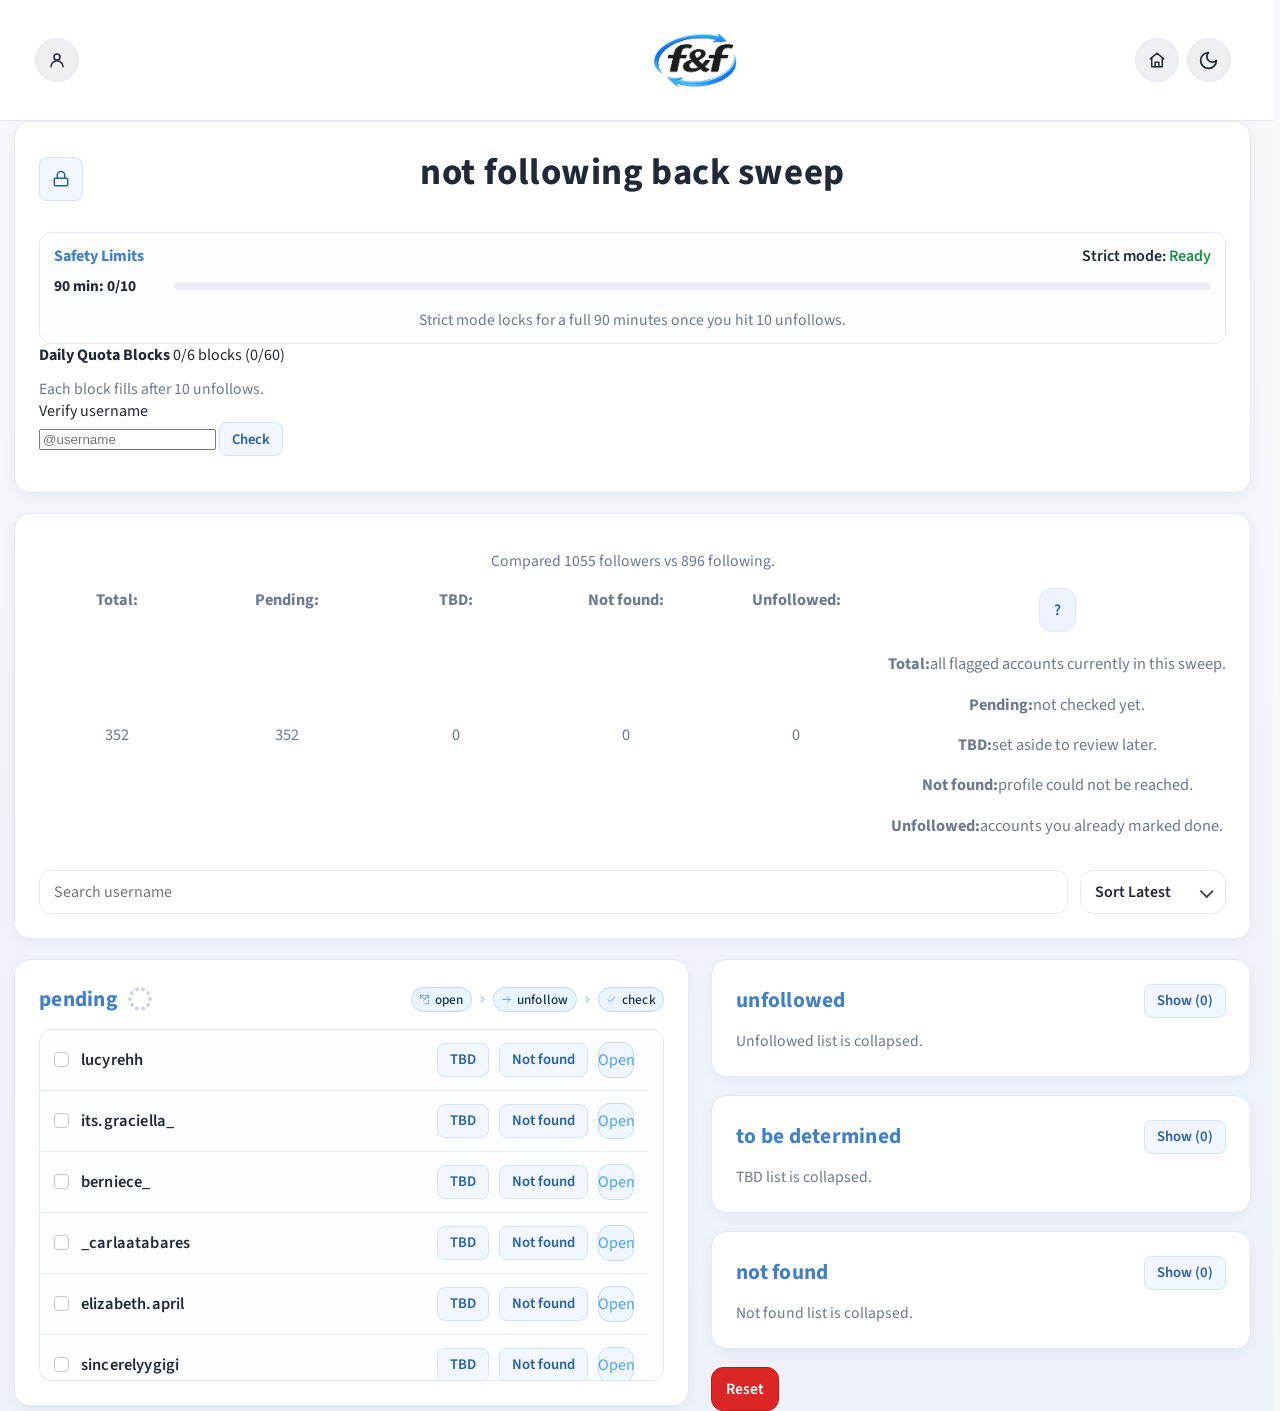
<file: index.html>
<!DOCTYPE html>
<html lang="en">
<head>
    <meta charset="UTF-8">
    <meta name="viewport" content="width=device-width, initial-scale=1.0">
    <title>f&f</title>
    <script>
        (() => {
            const saved = localStorage.getItem("ig_theme_v1");
            document.documentElement.dataset.theme = saved === "dark" ? "dark" : "light";
        })();
    </script>
    <link rel="preload" as="image" href="./assets/f&f-logo.png">
    <link rel="preload" as="image" href="./assets/f&f-logo-light.png">
    <link rel="preconnect" href="https://fonts.googleapis.com">
    <link rel="preconnect" href="https://fonts.gstatic.com" crossorigin>
    <link href="https://fonts.googleapis.com/css2?family=Cormorant+Garamond:wght@500;600;700&family=Source+Sans+3:wght@400;500;600;700&family=IBM+Plex+Mono:wght@500&display=swap" rel="stylesheet">
    <link rel="stylesheet" href="./styles/styles.css">
    <script defer src="./script/script.js"></script>
</head>
<body>
    <div id="root"></div>
</body>
</html>
</file>
<file: styles/styles.css>
:root {
  --bg-main: #f6f8fc;
  --bg-panel: #ffffff;
  --ink-strong: #1f2937;
  --ink-soft: #6b7a90;
  --line: #e3e8f2;
  --accent: #4ea1ff;
  --accent-soft: #edf4ff;
  --accent-ink: #1f5fb3;
  --danger: #b42318;
  --danger-soft: #ffe4e0;
  --success: #1f8f46;
  --field-bg: #ffffff;
  --list-bg: #fcfdff;
  --row-line: #e6ecf4;
  --mini-bg: #f1f6ff;
  --mini-line: #d4e2f7;
  --mini-ink: #255faa;
  --progress-track: #ffffff;
  --scrollbar-track: #edf2fa;
  --scrollbar-thumb: #bfd0e8;
  --scrollbar-thumb-hover: #9fb8d8;
  --font-body: "IBM Plex Sans", "Source Sans 3", "Segoe UI", sans-serif;
  --font-head: "IBM Plex Sans", "Source Sans 3", "Segoe UI", sans-serif;
  --font-mono: "IBM Plex Mono", "Consolas", "Courier New", monospace;
}

@media (prefers-reduced-motion: reduce) {
  html {
    scroll-behavior: auto;
  }

  .hero-section::before,
  .hero-content,
  .hero-section .hero-btn-primary,
  .hero-scroll-wheel,
  .hero-scroll-cue,
  .hero-eyebrow::after,
  .tier-columns-note {
    animation: none !important;
  }

  [data-reveal] {
    opacity: 1;
    transform: none;
    transition: none;
  }

  .hero-btn {
    transition: background 120ms ease, border-color 120ms ease, box-shadow 120ms ease;
  }

  .hero-btn:hover,
  .hero-btn:focus-visible {
    transform: none;
    filter: none;
  }
}
:root[data-theme="dark"] {
  --bg-main: #171b21;
  --bg-panel: #21272f;
  --ink-strong: #e7edf7;
  --ink-soft: #a4adb9;
  --line: #323b47;
  --accent: #5fa8ff;
  --accent-soft: #263547;
  --accent-ink: #cfe1ff;
  --danger: #fca5a5;
  --danger-soft: #3a2323;
  --success: #4ade80;
  --field-bg: #1d232b;
  --list-bg: #1b2129;
  --row-line: #2d3743;
  --mini-bg: #272f39;
  --mini-line: #394452;
  --mini-ink: #d9e5f5;
  --progress-track: #171d25;
  --scrollbar-track: #202732;
  --scrollbar-thumb: #4b5768;
  --scrollbar-thumb-hover: #647387;
}

html {
  scroll-behavior: smooth;
  scrollbar-gutter: stable;
}

html.is-embedded-tool {
  scrollbar-gutter: auto;
}

* {
  box-sizing: border-box;
}

body {
  margin: 0;
  min-height: 100vh;
  font-family: var(--font-body);
  color: var(--ink-strong);
  overflow-y: scroll;
  scrollbar-gutter: stable;
  background:
    linear-gradient(180deg, #f6f8fc 0%, #edf2fa 100%),
    radial-gradient(circle at 12% 12%, rgba(78, 161, 255, 0.08) 0%, transparent 34%),
    radial-gradient(circle at 88% 82%, rgba(78, 161, 255, 0.05) 0%, transparent 32%),
    var(--bg-main);
  position: relative;
}

html.is-embedded-tool body,
body.is-embedded-tool {
  min-height: 0;
  overflow: hidden;
  scrollbar-gutter: auto;
  background: var(--bg-main);
}

html.is-embedded-tool {
  background: var(--bg-main);
}

:root[data-theme="dark"] body {
  background:
    radial-gradient(circle at 12% 10%, #222222 0%, transparent 45%),
    radial-gradient(circle at 88% 82%, #1f1f1f 0%, transparent 40%),
    var(--bg-main);
}

.page-shell {
  min-height: 100vh;
  display: flex;
  flex-direction: column;
  position: relative;
  overflow: clip;
  background:
    linear-gradient(180deg,
      color-mix(in srgb, var(--bg-main) 94%, transparent) 0%,
      color-mix(in srgb, var(--bg-main) 98%, #000 10%) 100%);
}

.app-page {
  max-width: 1480px;
  margin: 0 auto;
  padding: 0 14px 0;
  box-sizing: border-box;
  min-height: 100vh;
  position: relative;
  z-index: 1;
  width: 100%;
  flex: 1 1 auto;
  display: flex;
  flex-direction: column;
}

.app-page.is-embedded-tool {
  max-width: none;
  min-height: 0;
  padding: 0;
  background: var(--bg-main);
}

.panel {
  padding: 24px;
  border: 1px solid var(--line);
  border-radius: 16px;
  background: var(--bg-panel);
  box-shadow: 0 4px 14px rgba(25, 39, 66, 0.05);
}

.app-shell {
  margin-bottom: 20px;
}

.top-nav {
  position: sticky;
  top: 0;
  z-index: 30;
  margin-bottom: 0;
  margin-left: calc(50% - 50vw);
  width: 100vw;
  max-width: none;
  min-height: 112px;
  padding: 18px 42px;
  display: grid;
  grid-template-columns: 220px minmax(0, 1fr) auto;
  align-items: center;
  gap: 16px;
  background: var(--bg-panel);
  overflow: hidden;
  border-radius: 0;
  border-top: none;
  border-left: none;
  border-right: none;
  box-shadow: none;
}

.top-nav-brand,
.top-nav-center,
.top-nav-links {
  position: relative;
  z-index: 1;
}

.top-nav-logo-link,
.site-footer-brand.is-current {
  appearance: none;
  -webkit-appearance: none;
  display: inline-flex;
  align-items: center;
  justify-content: center;
  padding: 10px 18px;
  border: 0;
  background: transparent;
  color: inherit;
  text-decoration: none;
  pointer-events: auto;
  cursor: pointer;
}

.top-nav-brand {
  display: inline-flex;
  align-items: center;
  width: 44px;
  min-width: 44px;
  justify-self: start;
}

.top-nav-home,
.top-nav-theme-btn {
  width: 44px;
  height: 44px;
  min-width: 44px;
  padding: 0;
  border-radius: 999px;
  border: 1px solid color-mix(in srgb, var(--line) 88%, transparent);
  background: color-mix(in srgb, var(--ink-soft) 12%, var(--bg-panel));
  color: var(--ink-strong);
  text-decoration: none;
  display: inline-flex;
  align-items: center;
  justify-content: center;
  appearance: none;
  -webkit-appearance: none;
  aspect-ratio: 1 / 1;
  overflow: hidden;
  transition: background 120ms ease, border-color 120ms ease, transform 120ms ease;
}

.top-nav-home svg {
  width: 18px;
  height: 18px;
  fill: none;
  stroke: currentColor;
  stroke-width: 2;
  stroke-linecap: round;
  stroke-linejoin: round;
}

.top-nav-theme-btn svg {
  width: 21px;
  height: 21px;
}

.top-nav-home:hover,
.top-nav-home:focus-visible,
.top-nav-theme-btn:hover,
.top-nav-theme-btn:focus-visible {
  background: color-mix(in srgb, var(--ink-soft) 20%, var(--bg-panel));
  border-color: color-mix(in srgb, var(--ink-soft) 18%, var(--line));
  transform: translateY(-1px);
}

.top-nav-home:focus-visible,
.top-nav-theme-btn:focus-visible {
  outline: 2px solid color-mix(in srgb, var(--accent) 40%, transparent);
  outline-offset: 2px;
}

.top-nav-profile {
  cursor: default;
}

.top-nav-profile:hover,
.top-nav-profile:focus-visible {
  transform: none;
}

.top-nav-home.is-current {
  pointer-events: none;
}

.top-nav-center {
  display: inline-flex;
  align-items: center;
  justify-content: center;
  min-width: 132px;
  justify-self: center;
  pointer-events: auto;
  padding: 0 10px;
}

.top-nav-logo {
  width: 84px;
  height: 84px;
  object-fit: contain;
  flex: 0 0 auto;
}

.top-nav-copy {
  display: flex;
  flex-direction: column;
  min-width: 0;
}

.top-nav-links {
  display: inline-flex;
  align-items: center;
  gap: 8px;
  flex-wrap: nowrap;
  justify-content: flex-end;
  justify-self: end;
  min-width: max-content;
}

#toggle-theme.top-nav-theme-btn {
  border-radius: 999px;
  border: 1px solid color-mix(in srgb, var(--line) 88%, transparent);
  background: color-mix(in srgb, var(--ink-soft) 12%, var(--bg-panel));
  color: var(--ink-strong);
}

#toggle-theme.top-nav-theme-btn:hover,
#toggle-theme.top-nav-theme-btn:focus-visible {
  background: color-mix(in srgb, var(--ink-soft) 20%, var(--bg-panel));
  border-color: color-mix(in srgb, var(--ink-soft) 18%, var(--line));
}

:root[data-theme="dark"] #toggle-theme.top-nav-theme-btn {
  color: var(--accent);
  background: color-mix(in srgb, var(--accent) 8%, var(--bg-panel));
  border-color: color-mix(in srgb, var(--accent) 16%, var(--line));
}

:root[data-theme="light"] #toggle-theme.top-nav-theme-btn {
  color: var(--ink-strong);
}

:root[data-theme="dark"] .top-nav-theme-btn {
  color: var(--accent);
}

:root[data-theme="dark"] .top-nav,
:root[data-theme="dark"] .site-footer {
  background: color-mix(in srgb, #161b22 76%, var(--bg-panel));
}

:root[data-theme="dark"] .top-nav-home,
:root[data-theme="dark"] .top-nav-link {
  background: color-mix(in srgb, var(--accent) 3%, var(--bg-panel));
  border-color: color-mix(in srgb, var(--accent) 6%, var(--line));
}

:root[data-theme="dark"] .top-nav-home:hover,
:root[data-theme="dark"] .top-nav-home:focus-visible,
:root[data-theme="dark"] .top-nav-link:hover,
:root[data-theme="dark"] .top-nav-link:focus-visible,
:root[data-theme="dark"] #toggle-theme.top-nav-theme-btn:hover,
:root[data-theme="dark"] #toggle-theme.top-nav-theme-btn:focus-visible {
  background: color-mix(in srgb, var(--accent) 9%, var(--bg-panel));
  border-color: color-mix(in srgb, var(--accent) 18%, var(--line));
}

:root[data-theme="light"] .top-nav-theme-btn {
  color: var(--ink-strong);
}

:root[data-theme="light"] .dataset-sidebar-copy strong,
:root[data-theme="light"] .tutorial-guide-link,
:root[data-theme="light"] .tutorial-guide-copy strong,
:root[data-theme="light"] .tutorial-step-copy strong,
:root[data-theme="light"] .tutorial-note-copy strong {
  color: #2563eb;
}

.top-nav-link {
  height: 38px;
  padding: 0 14px;
  border-radius: 999px;
  border: 1px solid color-mix(in srgb, var(--line) 88%, transparent);
  background: color-mix(in srgb, var(--ink-soft) 12%, var(--bg-panel));
  color: var(--ink-strong);
  text-decoration: none;
  display: inline-flex;
  align-items: center;
  justify-content: center;
  font-size: 0.92rem;
  font-weight: 700;
  letter-spacing: 0.01em;
  text-transform: lowercase;
  transition: background 120ms ease, border-color 120ms ease, transform 120ms ease;
}

.top-nav-link:hover,
.top-nav-link:focus-visible {
  background: color-mix(in srgb, var(--ink-soft) 20%, var(--bg-panel));
  border-color: color-mix(in srgb, var(--ink-soft) 18%, var(--line));
  transform: translateY(-1px);
}

.top-nav-link:focus-visible {
  outline: 2px solid color-mix(in srgb, var(--accent) 40%, transparent);
  outline-offset: 2px;
}

.top-nav-link.is-disabled,
.top-nav-link:disabled {
  opacity: 0.5;
  cursor: not-allowed;
  transform: none;
}

.top-nav-link.is-disabled:hover,
.top-nav-link:disabled:hover,
.top-nav-link.is-disabled:focus-visible,
.top-nav-link:disabled:focus-visible {
  background: color-mix(in srgb, var(--ink-soft) 12%, var(--bg-panel));
  border-color: color-mix(in srgb, var(--line) 88%, transparent);
  transform: none;
}

.site-footer {
  margin-top: 88px;
  margin-bottom: 0;
  margin-left: calc(50% - 50vw);
  width: 100vw;
  max-width: none;
  padding: 30px 36px 26px;
  display: grid;
  grid-template-columns: auto 1fr auto;
  align-items: center;
  gap: 14px;
  background: var(--bg-panel);
  border: 1px solid var(--line);
  border-radius: 0;
  border-left: none;
  border-right: none;
  border-bottom: none;
  box-shadow: none;
  overflow: hidden;
}

.site-footer-brand,
.site-footer-copy,
.site-footer-spacer {
  position: relative;
  z-index: 1;
}

.site-footer-brand {
  display: inline-flex;
  align-items: center;
  justify-content: flex-start;
  padding: 8px 18px 8px 6px;
}

.site-footer-logo {
  display: block;
  width: 70px;
  height: auto;
  object-fit: contain;
}

.site-footer-copy {
  margin: 0;
  justify-self: end;
  text-align: right;
  color: var(--ink-soft);
  font-size: 0.92rem;
  letter-spacing: 0.08em;
  text-transform: lowercase;
}

.search-panel {
  margin-bottom: 20px;
}

.landing-shell {
  display: grid;
  gap: 24px;
}

.dataset-workspace {
  position: relative;
  display: grid;
  grid-template-columns: 244px minmax(720px, 920px) 288px;
  justify-content: center;
  gap: 24px;
  padding-top: 20px;
  margin-bottom: 0;
  align-items: stretch;
  flex: 1 1 auto;
  min-height: 0;
}

:root[data-boot-main-view="landing"] .dataset-workspace {
  grid-template-columns: minmax(0, 1fr);
  padding-top: 0;
}

:root[data-boot-main-view="landing"] [data-dataset-sidebar],
:root[data-boot-main-view="landing"] [data-workspace-view],
:root[data-boot-main-view="landing"] [data-tools-panel] {
  display: none !important;
}

:root[data-boot-main-view="workspace"] [data-landing-view] {
  display: none !important;
}

.dataset-workspace.is-landing-view {
  grid-template-columns: minmax(0, 1fr);
  padding-top: 0;
}

.dataset-sidebar {
  position: sticky;
  top: 132px;
  z-index: 2;
  align-self: start;
  width: 100%;
  min-width: 0;
  display: grid;
  gap: 18px;
  border-radius: 22px;
  background: color-mix(in srgb, var(--bg-panel) 90%, transparent);
}

.dataset-sidebar-head,
.dataset-list-shell,
.dataset-limit-card {
  display: grid;
  gap: 10px;
}

.dataset-sidebar-title,
.dataset-list-title,
.modal-title {
  margin: 0;
  font-size: 1.45rem;
  line-height: 1.05;
  text-transform: lowercase;
}

.dataset-sidebar-copy,
.dataset-empty-copy,
.dataset-card-meta,
.dataset-card-notes,
.modal-copy {
  margin: 0;
  color: var(--ink-soft);
  line-height: 1.65;
}

.dataset-sidebar-copy strong,
.modal-copy strong {
  color: inherit;
  font-weight: 700;
}

.dataset-sidebar-actions {
  display: grid;
  gap: 10px;
}

.dataset-sidebar-btn {
  width: 100%;
}

.dataset-limit-card {
  padding: 14px 16px;
  border-radius: 18px;
  border: 1px solid color-mix(in srgb, var(--line) 82%, transparent);
  background: color-mix(in srgb, var(--accent) 6%, var(--bg-panel));
}

.dataset-limit-label,
.dataset-meta-label,
.field-label-text {
  margin: 0;
  color: var(--accent-ink);
  font-size: 0.8rem;
  font-weight: 800;
  letter-spacing: 0.08em;
  text-transform: lowercase;
}

.dataset-limit-copy,
.dataset-meta-value {
  margin: 0;
  font-size: 0.98rem;
}

.dataset-list-head,
.modal-head,
.modal-footer {
  display: flex;
  align-items: center;
  justify-content: space-between;
  gap: 14px;
}

.dataset-list-count {
  min-width: 32px;
  height: 32px;
  border-radius: 999px;
  display: inline-flex;
  align-items: center;
  justify-content: center;
  background: color-mix(in srgb, var(--accent) 12%, transparent);
  color: var(--accent-ink);
  font-size: 0.9rem;
  font-weight: 800;
}

.dataset-list {
  display: grid;
  gap: 10px;
}

.dataset-empty-state {
  padding: 16px;
  border-radius: 18px;
  border: 1px dashed color-mix(in srgb, var(--line) 82%, transparent);
  background: color-mix(in srgb, var(--ink-soft) 4%, transparent);
}

.dataset-empty-title {
  margin: 0;
  font-size: 1.08rem;
  text-transform: lowercase;
}

.dataset-card {
  width: 100%;
  padding: 10px 10px 10px 16px;
  text-align: left;
  display: grid;
  grid-template-columns: minmax(0, 1fr) auto;
  align-items: center;
  gap: 10px;
  border-radius: 18px;
  border: 1px solid color-mix(in srgb, var(--line) 82%, transparent);
  background: color-mix(in srgb, var(--bg-panel) 88%, transparent);
  color: inherit;
}

.dataset-card.is-active {
  border-color: color-mix(in srgb, var(--accent) 44%, var(--line));
  background: color-mix(in srgb, var(--accent) 5%, var(--bg-panel));
  box-shadow: 0 6px 12px rgba(37, 99, 235, 0.035);
}

.dataset-card-title {
  margin: 0;
  font-size: 1rem;
  font-weight: 700;
  text-transform: lowercase;
}

.dataset-meta-label-with-help {
  display: inline-flex;
  align-items: center;
  flex-wrap: wrap;
}

.metric-help {
  position: relative;
  z-index: 8;
  min-width: 0;
  width: auto;
  height: auto;
  padding: 0;
  border: 0;
  background: transparent;
  color: var(--accent-ink);
  display: inline;
  font-size: inherit;
  font-weight: 800;
  line-height: 1;
  cursor: help;
  background-image: linear-gradient(currentColor, currentColor);
  background-repeat: no-repeat;
  background-position: 0 100%;
  background-size: 0% 1px;
  transition: background-size 140ms ease;
}

.metric-help:hover,
.metric-help:focus-visible {
  background-size: 100% 1px;
}

.metric-help::after {
  content: attr(data-tip);
  position: absolute;
  left: 0;
  bottom: calc(100% + 10px);
  width: min(260px, 70vw);
  padding: 10px 12px;
  border-radius: 14px;
  border: 1px solid color-mix(in srgb, var(--line) 82%, transparent);
  background: color-mix(in srgb, var(--bg-panel) 98%, transparent);
  color: var(--ink-strong);
  font-size: 0.76rem;
  font-weight: 700;
  line-height: 1.5;
  letter-spacing: normal;
  text-transform: none;
  white-space: normal;
  opacity: 0;
  pointer-events: none;
  box-shadow: 0 14px 28px rgba(15, 23, 42, 0.18);
  transform: translateY(4px);
  transition: opacity 120ms ease, transform 120ms ease;
  z-index: 20;
}

.metric-help:hover::after,
.metric-help:focus-visible::after {
  opacity: 1;
  transform: translateY(0);
}

.metric-help:focus-visible {
  outline: 2px solid color-mix(in srgb, var(--accent) 34%, transparent);
  outline-offset: 2px;
  border-radius: 4px;
}

.dataset-card-select {
  min-width: 0;
  padding: 6px 0;
  border: 0;
  background: transparent;
  color: inherit;
  text-align: left;
  cursor: pointer;
}

.dataset-card-actions {
  position: relative;
  display: flex;
  align-items: center;
}

.dataset-card-menu-toggle,
.dataset-card-menu-btn {
  position: relative;
  border: 1px solid color-mix(in srgb, var(--line) 82%, transparent);
  background: color-mix(in srgb, var(--bg-panel) 92%, transparent);
  color: var(--ink-soft);
  display: inline-flex;
  align-items: center;
  justify-content: center;
  cursor: pointer;
  transition: border-color 120ms ease, background 120ms ease, color 120ms ease;
}

.dataset-card-menu-toggle {
  width: 36px;
  height: 36px;
  border-radius: 999px;
}

.dataset-card-menu-toggle:hover,
.dataset-card-menu-toggle:focus-visible,
.dataset-card-menu-btn:hover,
.dataset-card-menu-btn:focus-visible {
  border-color: color-mix(in srgb, var(--accent) 42%, var(--line));
  background: color-mix(in srgb, var(--accent) 7%, var(--bg-panel));
  color: var(--ink-strong);
}

.dataset-card-menu-toggle:focus-visible,
.dataset-card-menu-btn:focus-visible,
.dataset-card-select:focus-visible {
  outline: 2px solid color-mix(in srgb, var(--accent) 34%, transparent);
  outline-offset: 2px;
}

.dataset-card-menu {
  position: absolute;
  top: calc(100% + 8px);
  right: 0;
  z-index: 5;
  display: flex;
  align-items: center;
  gap: 8px;
  padding: 8px;
  border-radius: 999px;
  border: 1px solid color-mix(in srgb, var(--line) 82%, transparent);
  background: color-mix(in srgb, var(--bg-panel) 96%, transparent);
  box-shadow: 0 12px 28px rgba(15, 23, 42, 0.12);
}

.dataset-card-menu[hidden] {
  display: none !important;
}

.dataset-card-menu-btn {
  width: 34px;
  height: 34px;
  border-radius: 999px;
}

.dataset-card-menu-letter {
  font-size: 0.78rem;
  font-weight: 800;
  letter-spacing: 0.04em;
  line-height: 1;
  text-transform: uppercase;
}

.dataset-card-menu-toggle::after,
.dataset-card-menu-btn::after {
  content: attr(data-tip);
  position: absolute;
  left: 50%;
  bottom: calc(100% + 8px);
  transform: translateX(-50%) translateY(4px);
  padding: 5px 8px;
  border-radius: 999px;
  border: 1px solid color-mix(in srgb, var(--line) 82%, transparent);
  background: color-mix(in srgb, var(--bg-panel) 98%, transparent);
  color: var(--ink-strong);
  font-size: 0.72rem;
  font-weight: 800;
  letter-spacing: 0.04em;
  text-transform: lowercase;
  white-space: nowrap;
  opacity: 0;
  pointer-events: none;
  box-shadow: 0 10px 22px rgba(15, 23, 42, 0.14);
  transition: opacity 120ms ease, transform 120ms ease;
}

.dataset-card-menu-toggle:hover::after,
.dataset-card-menu-toggle:focus-visible::after,
.dataset-card-menu-btn:hover::after,
.dataset-card-menu-btn:focus-visible::after {
  opacity: 1;
  transform: translateX(-50%) translateY(0);
}

.dataset-card-menu-btn.is-danger:hover,
.dataset-card-menu-btn.is-danger:focus-visible {
  border-color: color-mix(in srgb, #ef4444 42%, var(--line));
  background: color-mix(in srgb, #ef4444 8%, var(--bg-panel));
  color: #dc2626;
}

.dataset-main {
  display: grid;
  gap: 24px;
  width: 100%;
  align-self: stretch;
}

.dataset-main-column {
  position: relative;
  z-index: 2;
  display: grid;
  min-width: 0;
  align-content: start;
}

.dataset-main-column > [hidden],
.dataset-workspace > aside[hidden] {
  display: none !important;
}

.dataset-overview-shell {
  position: relative;
  z-index: 2;
  display: grid;
  gap: 16px;
  width: 100%;
  align-self: start;
  background:
    linear-gradient(180deg, color-mix(in srgb, var(--bg-panel) 92%, transparent) 0%, color-mix(in srgb, var(--bg-panel) 84%, transparent) 100%);
}

.dataset-overview-shell.is-tool-active {
  padding: 0;
  border: 0;
  border-radius: 0;
  background: transparent;
  box-shadow: none;
}

.workspace-tool-view {
  display: grid;
  gap: 14px;
  min-width: 0;
  overflow: hidden;
  border-radius: 20px;
}

.workspace-tool-view[hidden] {
  display: none !important;
}

.workspace-tool-frame {
  display: block;
  width: 100%;
  min-height: 0;
  border: 0;
  background: transparent;
}

.dataset-overview-head {
  display: flex;
  align-items: flex-start;
  justify-content: space-between;
  gap: 18px;
}

.dataset-overview-head[hidden] {
  display: none !important;
}

.dataset-overview-title,
.tools-sidebar-title {
  margin: 0;
  font-size: 1.5rem;
  line-height: 1.05;
  text-transform: lowercase;
}

.dataset-overview-meta {
  display: grid;
  gap: 6px;
  justify-items: end;
}

.dataset-overview-intro {
  display: grid;
  gap: 6px;
}

.dataset-overview-copy,
.tool-panel-copy {
  margin: 0;
  color: var(--ink-soft);
  line-height: 1.65;
}

.dataset-profile-band {
  position: relative;
  display: grid;
  grid-template-columns: auto 1fr;
  align-items: center;
  gap: 18px;
  padding: 18px;
  border-radius: 20px;
  border: 1px solid color-mix(in srgb, var(--line) 82%, transparent);
  background:
    linear-gradient(180deg, color-mix(in srgb, var(--accent) 7%, var(--bg-panel)) 0%, color-mix(in srgb, var(--bg-panel) 92%, transparent) 100%);
}

.dataset-profile-link {
  position: absolute;
  top: 14px;
  right: 14px;
  width: 34px;
  height: 34px;
  border-radius: 999px;
  border: 1px solid color-mix(in srgb, var(--accent) 30%, var(--line));
  background: color-mix(in srgb, var(--bg-panel) 88%, transparent);
  color: var(--accent-ink);
  display: inline-flex;
  align-items: center;
  justify-content: center;
  text-decoration: none;
  transition: transform 140ms ease, border-color 140ms ease, background 140ms ease, box-shadow 140ms ease;
}

.dataset-profile-link:hover,
.dataset-profile-link:focus-visible {
  border-color: color-mix(in srgb, var(--accent) 52%, var(--line));
  background: color-mix(in srgb, var(--accent) 10%, var(--bg-panel));
  box-shadow: 0 10px 18px rgba(37, 99, 235, 0.08);
  transform: translateY(-1px);
}

.dataset-profile-link:focus-visible {
  outline: 2px solid color-mix(in srgb, var(--accent) 34%, transparent);
  outline-offset: 2px;
}

.dataset-profile-link svg {
  width: 15px;
  height: 15px;
  fill: none;
  stroke: currentColor;
  stroke-width: 2;
  stroke-linecap: round;
  stroke-linejoin: round;
}

.dataset-profile-avatar-shell {
  display: grid;
  place-items: center;
}

.dataset-profile-avatar {
  width: 88px;
  height: 88px;
  border-radius: 999px;
  border: 1px solid color-mix(in srgb, var(--accent) 24%, var(--line));
  object-fit: cover;
  background: color-mix(in srgb, var(--ink-soft) 6%, var(--bg-panel));
  box-shadow: 0 12px 28px rgba(15, 23, 42, 0.14);
}

.dataset-profile-copy {
  display: grid;
  gap: 6px;
  min-width: 0;
}

.dataset-profile-handle,
.dataset-profile-range {
  margin: 0;
}

.dataset-profile-handle {
  color: var(--accent-ink);
  font-size: 0.9rem;
  font-weight: 800;
  letter-spacing: 0.04em;
}

.dataset-profile-name {
  margin: 0;
  color: var(--ink-strong);
  font-size: 1.35rem;
  line-height: 1.1;
}

.dataset-profile-range {
  color: var(--ink-soft);
  font-size: 0.94rem;
  line-height: 1.5;
}

.dataset-overview-grid {
  display: grid;
  grid-template-columns: repeat(3, minmax(0, 1fr));
  gap: 14px;
}

.dataset-overview-body,
.dataset-detail-view {
  display: grid;
  gap: 16px;
}

.dataset-overview-body[hidden],
.dataset-detail-view[hidden] {
  display: none !important;
}

.dataset-overview-card {
  position: relative;
  overflow: visible;
  display: grid;
  gap: 8px;
  padding: 18px;
  border-radius: 18px;
  border: 1px solid color-mix(in srgb, var(--line) 82%, transparent);
  background: color-mix(in srgb, var(--accent) 4%, var(--bg-panel));
}

.dataset-overview-card.is-detail-ready {
  cursor: pointer;
  transition: border-color 120ms ease, background 120ms ease, transform 120ms ease, box-shadow 120ms ease;
}

.dataset-overview-card:hover,
.dataset-overview-card:focus-within {
  z-index: 3;
}

.dataset-overview-card.is-detail-ready:hover,
.dataset-overview-card.is-detail-ready:focus-within {
  border-color: color-mix(in srgb, var(--accent) 42%, var(--line));
  background: color-mix(in srgb, var(--accent) 6%, var(--bg-panel));
  box-shadow: 0 12px 24px rgba(15, 23, 42, 0.08);
  transform: translateY(-1px);
}

.dataset-overview-card.is-detail-ready:focus-visible {
  outline: 2px solid color-mix(in srgb, var(--accent) 40%, transparent);
  outline-offset: 2px;
}

.dataset-overview-corner {
  position: absolute;
  top: 12px;
  right: 12px;
  color: color-mix(in srgb, var(--accent) 72%, var(--ink-soft));
  opacity: 0.9;
}

.dataset-overview-corner svg {
  width: 14px;
  height: 14px;
  fill: none;
  stroke: currentColor;
  stroke-width: 2;
  stroke-linecap: round;
  stroke-linejoin: round;
}

.dataset-overview-value {
  color: var(--ink-strong);
  font-size: 1.15rem;
  line-height: 1.25;
  word-break: break-word;
}

.dataset-detail-card .dataset-overview-value {
  display: inline-flex;
  align-items: center;
  gap: 8px;
}

.dataset-detail-value-mark {
  display: inline-flex;
  align-items: center;
  justify-content: center;
  min-width: 1.1em;
  font-size: 0.92em;
  font-weight: 900;
  line-height: 1;
}

.dataset-detail-value-mark.is-positive {
  color: #22c55e;
}

.dataset-detail-value-mark.is-negative {
  color: #ef4444;
}

.dataset-detail-value-mark.is-neutral {
  color: var(--ink-strong);
}

.dataset-detail-back {
  justify-self: start;
  display: inline-flex;
  align-items: center;
  gap: 8px;
  padding: 0;
  border: 0;
  background: transparent;
  color: var(--accent-ink);
  font: inherit;
  font-weight: 800;
  letter-spacing: 0.03em;
  text-transform: lowercase;
  cursor: pointer;
}

.dataset-detail-head {
  display: grid;
  gap: 8px;
}

.dataset-detail-title {
  margin: 0;
  font-size: 1.4rem;
  line-height: 1.05;
  text-transform: lowercase;
}

.dataset-detail-copy,
.dataset-detail-note {
  margin: 0;
  color: var(--ink-soft);
  line-height: 1.65;
}

.dataset-detail-primary {
  display: grid;
  gap: 8px;
  padding: 18px;
  border-radius: 20px;
  border: 1px solid color-mix(in srgb, var(--line) 82%, transparent);
  background:
    linear-gradient(180deg, color-mix(in srgb, var(--accent) 7%, var(--bg-panel)) 0%, color-mix(in srgb, var(--bg-panel) 92%, transparent) 100%);
}

.dataset-detail-primary-value {
  color: var(--ink-strong);
  font-size: 1.6rem;
  line-height: 1.05;
}

.dataset-detail-grid {
  display: grid;
  grid-template-columns: repeat(2, minmax(0, 1fr));
  gap: 14px;
}

.dataset-detail-card {
  display: grid;
  gap: 8px;
  padding: 18px;
  border-radius: 18px;
  border: 1px solid color-mix(in srgb, var(--line) 82%, transparent);
  background: color-mix(in srgb, var(--accent) 4%, var(--bg-panel));
}

@media (max-width: 1320px) {
  .dataset-overview-grid {
    grid-template-columns: repeat(2, minmax(0, 1fr));
  }

  .dataset-detail-grid {
    grid-template-columns: 1fr;
  }
}

.tools-sidebar {
  position: sticky;
  top: 104px;
  z-index: 1;
  align-self: start;
  width: 100%;
  min-width: 0;
  display: grid;
  gap: 18px;
  border-radius: 22px;
  background: color-mix(in srgb, var(--bg-panel) 90%, transparent);
}

.tools-sidebar-head,
.tools-sidebar-list {
  display: grid;
  gap: 12px;
}

.workspace-tool-list {
  gap: 8px;
}

.workspace-tool-pill {
  width: 100%;
  display: grid;
  grid-template-columns: auto 1fr auto;
  align-items: center;
  gap: 10px;
  padding: 10px 11px 10px 10px;
  border-radius: 999px;
  border: 1px solid color-mix(in srgb, var(--line) 82%, transparent);
  background: color-mix(in srgb, var(--bg-panel) 88%, transparent);
  color: inherit;
  text-decoration: none;
}

.workspace-tool-pill.is-live {
  border-color: color-mix(in srgb, var(--accent) 34%, var(--line));
  background:
    linear-gradient(180deg, color-mix(in srgb, var(--accent) 7%, var(--bg-panel)) 0%, color-mix(in srgb, var(--bg-panel) 92%, transparent) 100%);
}

a.workspace-tool-pill {
  transition: transform 140ms ease, border-color 140ms ease, background 140ms ease, box-shadow 140ms ease;
}

a.workspace-tool-pill:hover,
a.workspace-tool-pill:focus-visible {
  border-color: color-mix(in srgb, var(--accent) 50%, var(--line));
  box-shadow: 0 10px 18px rgba(37, 99, 235, 0.08);
  transform: translateY(-1px);
}

a.workspace-tool-pill:focus-visible {
  outline: 2px solid color-mix(in srgb, var(--accent) 34%, transparent);
  outline-offset: 2px;
}

.workspace-tool-pill.is-disabled {
  opacity: 0.72;
  border-color: color-mix(in srgb, #b45309 32%, var(--line));
  background:
    linear-gradient(180deg, color-mix(in srgb, #f59e0b 10%, var(--bg-panel)) 0%, color-mix(in srgb, var(--bg-panel) 94%, transparent) 100%);
}

.workspace-tool-pill.is-disabled .workspace-tool-icon {
  background: color-mix(in srgb, #f59e0b 10%, var(--bg-panel));
  color: #b45309;
}

a.workspace-tool-pill.is-disabled:hover,
a.workspace-tool-pill.is-disabled:focus-visible {
  transform: none;
  box-shadow: none;
  border-color: color-mix(in srgb, #b45309 32%, var(--line));
}

.workspace-tool-icon {
  width: 32px;
  height: 32px;
  border-radius: 999px;
  border: 1px solid color-mix(in srgb, var(--line) 80%, transparent);
  background: color-mix(in srgb, var(--accent) 8%, var(--bg-panel));
  color: var(--accent);
  display: inline-flex;
  align-items: center;
  justify-content: center;
  flex-shrink: 0;
}

.workspace-tool-icon svg {
  width: 16px;
  height: 16px;
  fill: none;
  stroke: currentColor;
  stroke-width: 2;
  stroke-linecap: round;
  stroke-linejoin: round;
}

.workspace-tool-copy {
  min-width: 0;
  display: block;
}

.workspace-tool-copy strong {
  display: block;
  font-size: 0.92rem;
  text-transform: lowercase;
  white-space: nowrap;
}

.workspace-tool-lock {
  width: 18px;
  height: 18px;
  color: #92400e;
  display: inline-flex;
  align-items: center;
  justify-content: center;
  flex-shrink: 0;
  opacity: 0.92;
}

.workspace-tool-lock[hidden] {
  display: none !important;
}

.workspace-tool-lock svg {
  width: 18px;
  height: 18px;
  fill: none;
  stroke: currentColor;
  stroke-width: 2;
  stroke-linecap: round;
  stroke-linejoin: round;
}

.modal-shell {
  position: fixed;
  inset: 0;
  z-index: 60;
  display: grid;
  align-items: center;
  overflow: hidden;
}

.modal-shell[hidden] {
  display: none !important;
}

.modal-backdrop {
  position: absolute;
  inset: 0;
  background:
    radial-gradient(circle at 50% 22%, rgba(64, 64, 64, 0.06) 0%, transparent 34%),
    linear-gradient(180deg, rgba(18, 18, 18, 0.54) 0%, rgba(10, 10, 10, 0.68) 100%);
  animation: modal-backdrop-in 180ms ease-out both;
}

.modal-panel {
  position: relative;
  z-index: 1;
  width: min(880px, calc(100vw - 28px));
  margin: 18px auto;
  overflow: hidden;
  border-radius: 24px;
  animation: modal-panel-in 200ms cubic-bezier(0.22, 1, 0.36, 1) both;
  transform-origin: center;
}

@keyframes modal-backdrop-in {
  from {
    opacity: 0;
  }

  to {
    opacity: 1;
  }
}

@keyframes modal-panel-in {
  from {
    opacity: 0;
    transform: translateY(10px) scale(0.985);
  }

  to {
    opacity: 1;
    transform: translateY(0) scale(1);
  }
}

@media (prefers-reduced-motion: reduce) {
  .modal-backdrop,
  .modal-panel {
    animation: none;
  }
}

.modal-panel-scroll {
  max-height: calc(100vh - 36px);
  overflow: auto;
  overflow-x: hidden;
  scroll-behavior: smooth;
  overscroll-behavior: contain;
  scrollbar-gutter: stable;
  scrollbar-width: auto;
  scrollbar-color: var(--scrollbar-thumb) var(--scrollbar-track);
  -webkit-overflow-scrolling: touch;
  border-radius: inherit;
  padding-top: 6px;
  padding-left: 6px;
}

.modal-panel-scroll::-webkit-scrollbar {
  width: 14px;
}

.modal-panel-scroll::-webkit-scrollbar-track {
  background: var(--scrollbar-track);
  border-left: 1px solid color-mix(in srgb, var(--line) 60%, transparent);
  margin-block: 8px;
}

.modal-panel-scroll::-webkit-scrollbar-thumb {
  background: var(--scrollbar-thumb);
  border-radius: 999px;
  border: 3px solid var(--scrollbar-track);
  background-clip: content-box;
}

.modal-panel-scroll::-webkit-scrollbar-thumb:hover {
  background: var(--scrollbar-thumb-hover);
}

.modal-panel-scroll::-webkit-scrollbar-corner {
  background: var(--scrollbar-track);
}

.modal-close {
  width: 44px;
  height: 44px;
  display: inline-flex;
  align-items: center;
  justify-content: center;
  padding: 0;
  cursor: pointer;
  border-radius: 999px;
  border: 1px solid color-mix(in srgb, var(--line) 82%, transparent);
  background: color-mix(in srgb, var(--ink-soft) 10%, var(--bg-panel));
  color: var(--ink-strong);
}

.modal-close svg {
  width: 18px;
  height: 18px;
  fill: none;
  stroke: currentColor;
  stroke-width: 2;
  stroke-linecap: round;
  stroke-linejoin: round;
}

.modal-steps {
  display: flex;
  align-items: center;
  gap: 10px;
  margin: 22px 0 18px;
  flex-wrap: wrap;
}

.modal-step {
  appearance: none;
  padding: 9px 12px;
  border-radius: 999px;
  border: 1px solid color-mix(in srgb, var(--line) 82%, transparent);
  background: transparent;
  color: var(--ink-soft);
  font-size: 0.88rem;
  font-weight: 700;
  text-transform: lowercase;
  cursor: pointer;
  transition: background 120ms ease, border-color 120ms ease, color 120ms ease, opacity 120ms ease;
}

.modal-step:hover:not(:disabled),
.modal-step:focus-visible:not(:disabled) {
  border-color: color-mix(in srgb, var(--accent) 30%, var(--line));
  color: var(--ink-strong);
}

.modal-step:focus-visible {
  outline: 2px solid color-mix(in srgb, var(--accent) 36%, transparent);
  outline-offset: 2px;
}

.modal-step:disabled {
  opacity: 0.6;
  cursor: default;
}

.modal-step.is-active {
  background: color-mix(in srgb, var(--accent) 10%, transparent);
  color: var(--accent-ink);
}

.modal-step-sep {
  display: inline-flex;
  align-items: center;
  justify-content: center;
  color: color-mix(in srgb, var(--ink-soft) 76%, white 8%);
  opacity: 0.42;
}

.modal-step-sep svg {
  width: 16px;
  height: 16px;
  fill: none;
  stroke: currentColor;
  stroke-width: 1.8;
  stroke-linecap: round;
  stroke-linejoin: round;
}

.modal-stage {
  display: grid;
  gap: 18px;
}

.modal-stage[hidden] {
  display: none !important;
}

.details-form-shell {
  display: grid;
  gap: 16px;
}

.details-form-grid {
  display: grid;
  grid-template-columns: repeat(2, minmax(0, 1fr));
  gap: 14px;
}

.field-label {
  display: grid;
  gap: 8px;
}

.field-help {
  display: block;
  min-height: 1.45em;
  font-size: 0.86rem;
  line-height: 1.45;
}

.field-help[hidden] {
  display: block !important;
  visibility: hidden;
}

.field-help-error {
  color: #f87171;
}

.field-input,
.field-textarea {
  width: 100%;
  border-radius: 16px;
  border: 1px solid color-mix(in srgb, var(--line) 82%, transparent);
  background: color-mix(in srgb, var(--field-bg) 94%, transparent);
  color: var(--ink-strong);
  font: inherit;
}

.field-input {
  height: 48px;
  padding: 0 14px;
}

.field-input.is-invalid {
  border-color: color-mix(in srgb, #ef4444 42%, var(--line));
  box-shadow: 0 0 0 3px color-mix(in srgb, #ef4444 10%, transparent);
}

.field-textarea {
  min-height: 140px;
  max-height: 260px;
  padding: 12px 14px;
  resize: vertical;
}

.hero-section {
  position: relative;
  display: grid;
  align-content: center;
  justify-items: start;
  text-align: left;
  gap: 0;
  min-height: calc(100vh - 112px);
  width: 100vw;
  max-width: none;
  margin-left: calc(50% - 50vw);
  padding: clamp(34px, 5vw, 54px) clamp(36px, 5vw, 72px);
  background: transparent;
  isolation: isolate;
  overflow: clip;
  user-select: none;
  -webkit-user-select: none;
}

.hero-section::before {
  position: absolute;
  top: 0;
  left: 0;
  z-index: 0;
  width: 100vw;
  height: 100%;
  pointer-events: none;
  content: "";
  background:
    linear-gradient(180deg, rgba(8, 12, 20, 0.16) 0%, rgba(8, 12, 20, 0.38) 100%),
    radial-gradient(circle at 50% 48%, rgba(8, 12, 20, 0.08) 0%, rgba(8, 12, 20, 0.32) 58%, rgba(8, 12, 20, 0.52) 100%),
    url("./../assets/hero/instalyzer-hero.jpg") center center / cover no-repeat;
  transform-origin: center center;
  will-change: transform;
  animation: heroBackgroundDrift 24s ease-in-out infinite alternate;
}

.hero-content {
  position: relative;
  z-index: 1;
  display: grid;
  gap: 0;
  justify-items: start;
  max-width: min(760px, 74vw);
  margin-left: clamp(20px, 3.5vw, 56px);
  padding: clamp(32px, 4vw, 48px) clamp(32px, 4.5vw, 56px);
  border: 1px solid rgba(255, 255, 255, 0.1);
  border-radius: 24px;
  background: linear-gradient(180deg, rgba(10, 18, 32, 0.64) 0%, rgba(10, 18, 32, 0.5) 100%);
  box-shadow: 0 20px 50px rgba(0, 0, 0, 0.24);
  backdrop-filter: blur(16px);
  animation: heroCardEnter 760ms cubic-bezier(0.2, 0.8, 0.2, 1) both;
}

.hero-eyebrow {
  position: relative;
  margin: 0 0 28px;
  padding: 0 0 0 14px;
  color: color-mix(in srgb, white 74%, var(--ink-soft));
  font-size: 0.82rem;
  font-weight: 700;
  letter-spacing: 0.06em;
  text-transform: lowercase;
  opacity: 0.92;
}

:root[data-theme="dark"] .hero-eyebrow {
  color: #5fa8ff;
  opacity: 0.85;
  letter-spacing: 0.08em;
  text-shadow: 0 0 6px rgba(95, 168, 255, 0.14);
}

.hero-eyebrow::before {
  content: "";
  position: absolute;
  left: 3px;
  top: 50%;
  width: 6px;
  height: 6px;
  border-radius: 999px;
  background: color-mix(in srgb, var(--accent) 72%, var(--ink-soft));
  transform: translate(-50%, -50%);
}

:root[data-theme="dark"] .hero-eyebrow::after,
.hero-eyebrow::after {
  content: "";
  position: absolute;
  left: 3px;
  top: 50%;
  width: 16px;
  height: 16px;
  border-radius: 999px;
  border: 1px solid color-mix(in srgb, var(--accent) 22%, transparent);
  transform: translate(-50%, -50%) scale(0.7);
  opacity: 0;
  animation: heroEyebrowPing 3.1s ease-out infinite;
}

:root[data-theme="dark"] .hero-eyebrow::before {
  background: #5fa8ff;
  box-shadow: 0 0 8px rgba(95, 168, 255, 0.24);
}

:root[data-theme="dark"] .hero-eyebrow::after {
  border-color: rgba(95, 168, 255, 0.28);
}

.hero-title {
  position: relative;
  max-width: none;
  margin: 0 0 32px;
  font-size: clamp(2rem, 3.1vw, 3.3rem);
  line-height: 1;
  letter-spacing: -0.04em;
  font-weight: 700;
  text-wrap: initial;
  color: rgba(248, 250, 252, 0.96);
  text-shadow: 0 6px 24px rgba(5, 10, 18, 0.18);
}

.hero-title-line {
  display: block;
}

.hero-title-line:first-child {
  white-space: nowrap;
}

.hero-copy {
  position: relative;
  max-width: 520px;
  margin: 0 0 40px;
  color: color-mix(in srgb, white 84%, var(--ink-soft));
  font-size: clamp(1rem, 1.1vw, 1.08rem);
  line-height: 1.68;
  text-wrap: pretty;
}

.hero-scroll-cue {
  position: absolute;
  left: 50%;
  bottom: clamp(26px, 4.5vw, 48px);
  z-index: 1;
  display: grid;
  justify-items: center;
  gap: 10px;
  color: rgba(248, 250, 252, 0.66);
  text-decoration: none;
  transform: translateX(-50%);
  transition: transform 180ms ease, color 180ms ease, opacity 180ms ease;
  opacity: 0.82;
  animation: heroScrollCueEnter 1000ms ease 520ms both;
}

:root[data-theme="dark"] .hero-scroll-cue {
  color: rgba(95, 168, 255, 0.72);
  text-shadow: 0 0 10px rgba(95, 168, 255, 0.08);
}

.hero-scroll-cue:hover,
.hero-scroll-cue:focus-visible {
  color: rgba(248, 250, 252, 0.92);
  transform: translateX(-50%) translateY(-2px);
  opacity: 1;
}

.hero-scroll-cue:focus-visible {
  outline: none;
}

.hero-scroll-mouse {
  width: 28px;
  height: 44px;
  border: 1.5px solid currentColor;
  border-radius: 999px;
  display: inline-flex;
  align-items: flex-start;
  justify-content: center;
  padding-top: 8px;
  background: rgba(11, 16, 28, 0.18);
  box-shadow: 0 10px 24px rgba(0, 0, 0, 0.16);
  backdrop-filter: blur(8px);
}

.hero-scroll-wheel {
  width: 4px;
  height: 8px;
  border-radius: 999px;
  background: currentColor;
  animation: heroScrollWheel 1.5s ease-in-out infinite;
}

.hero-scroll-text {
  font-size: 0.75rem;
  line-height: 1;
  font-weight: 600;
  letter-spacing: 0.1em;
  text-transform: lowercase;
  text-shadow: 0 4px 18px rgba(5, 10, 18, 0.2);
}

.hero-flow {
  display: inline-flex;
  flex-wrap: wrap;
  justify-content: flex-start;
  align-items: center;
  gap: 8px;
  padding: 8px 12px;
  border-radius: 999px;
  border: 1px solid rgba(255, 255, 255, 0.12);
  background: rgba(11, 16, 28, 0.4);
  backdrop-filter: blur(8px);
}

.hero-flow-item,
.hero-flow-sep {
  display: inline-flex;
  align-items: center;
}

.hero-flow-item {
  gap: 8px;
  color: var(--ink-strong);
  font-size: 0.82rem;
  font-weight: 700;
  text-transform: lowercase;
}

.hero-flow-item svg,
.hero-flow-sep svg {
  width: 16px;
  height: 16px;
  fill: none;
  stroke: currentColor;
  stroke-width: 2;
  stroke-linecap: round;
  stroke-linejoin: round;
}

.hero-flow-item svg {
  color: var(--accent);
}

.hero-flow-sep {
  color: color-mix(in srgb, var(--accent) 68%, var(--ink-soft));
}

.hero-actions {
  position: relative;
  z-index: 2;
  display: flex;
  flex-wrap: wrap;
  justify-content: flex-start;
  gap: 20px;
  margin-top: 8px;
  transform: translateZ(0);
  will-change: transform;
}

.hero-btn {
  position: relative;
  z-index: 1;
  min-width: 168px;
  height: 48px;
  padding: 0 18px;
  border-radius: 999px;
  border: 1px solid color-mix(in srgb, var(--line) 84%, transparent);
  text-decoration: none;
  display: inline-flex;
  align-items: center;
  justify-content: center;
  font-size: 0.96rem;
  font-weight: 700;
  letter-spacing: 0.01em;
  transition: transform 180ms ease, background 180ms ease, border-color 180ms ease, box-shadow 180ms ease, filter 180ms ease;
  backface-visibility: hidden;
  -webkit-backface-visibility: hidden;
  transform: translateZ(0);
}

.hero-btn:hover,
.hero-btn:focus-visible {
  transform: translateY(-2px);
  filter: brightness(1.03);
}

.hero-btn:focus-visible {
  outline: 2px solid color-mix(in srgb, var(--accent) 40%, transparent);
  outline-offset: 2px;
}

.hero-btn:disabled {
  cursor: not-allowed;
  opacity: 0.55;
}

.hero-btn-primary {
  background: #2563eb;
  border-color: #1d4ed8;
  color: #ffffff;
  box-shadow: 0 10px 24px rgba(37, 99, 235, 0.18);
}

.hero-btn-primary:hover,
.hero-btn-primary:focus-visible {
  background: #1d4ed8;
  box-shadow: 0 14px 30px rgba(37, 99, 235, 0.26);
}

:root[data-theme="dark"] .hero-btn-primary {
  background: #1d4ed8;
  border-color: #1e40af;
  color: #ffffff;
}

:root[data-theme="dark"] .hero-btn-primary:hover,
:root[data-theme="dark"] .hero-btn-primary:focus-visible {
  background: #1e40af;
}

.hero-section .hero-btn-primary {
  animation: none;
}

.hero-btn-secondary {
  background: color-mix(in srgb, var(--ink-soft) 8%, var(--bg-panel));
  color: var(--ink-strong);
}

.hero-btn-secondary:hover,
.hero-btn-secondary:focus-visible {
  background: color-mix(in srgb, var(--ink-soft) 14%, var(--bg-panel));
}

.modal-nav-btn {
  min-width: 116px;
  padding-inline: 16px;
}

.landing-placeholder-section {
  margin-top: 136px;
  padding: 22px 20px 18px;
  border: 1px solid color-mix(in srgb, var(--line) 80%, transparent);
  border-radius: 18px;
  background: color-mix(in srgb, var(--ink-soft) 4%, transparent);
}

.landing-placeholder-section .section-intro {
  margin-bottom: 20px;
}

.landing-placeholder-section .section-kicker {
  margin-bottom: 10px;
}

.landing-placeholder-section .section-title {
  margin-bottom: 10px;
}

.landing-tools-section {
  margin-top: 88px;
  padding: 0;
  position: relative;
  scroll-margin-top: 128px;
}

.landing-tools-section::before {
  content: none;
}

.landing-tools-shell {
  display: grid;
  grid-template-columns: minmax(0, 1.5fr) minmax(280px, 0.9fr);
  gap: 14px;
  align-items: end;
  margin-bottom: 16px;
}

.landing-tools-section .section-intro {
  margin-bottom: 56px;
}

.landing-tools-section .section-kicker {
  margin-bottom: 8px;
}

.landing-tools-section .section-title {
  margin-bottom: 12px;
  font-size: clamp(1.9rem, 3vw, 2.6rem);
  line-height: 0.98;
}

.landing-tools-section .section-copy {
  margin-bottom: 4px;
  max-width: 720px;
  color: #6b7280;
  font-size: 0.98rem;
  line-height: 1.52;
}

.tools-summary-strip {
  display: grid;
  grid-template-columns: repeat(3, minmax(0, 1fr));
  gap: 10px;
}

.tools-summary-pill {
  display: grid;
  gap: 4px;
  padding: 11px 12px 10px;
  border-radius: 16px;
  border: 1px solid color-mix(in srgb, var(--line) 76%, transparent);
  background: color-mix(in srgb, var(--bg-panel) 90%, transparent);
  box-shadow: 0 14px 34px rgba(0, 0, 0, 0.08);
}

.tools-summary-value {
  font-size: 1.28rem;
  line-height: 1;
  font-weight: 800;
  color: var(--ink-strong);
}

.tools-summary-label {
  color: var(--ink-soft);
  font-size: 0.76rem;
  line-height: 1.3;
}

.tools-grid {
  display: grid;
  grid-template-columns: repeat(3, minmax(0, 1fr));
  gap: 14px;
}

.tool-preview-card {
  display: grid;
  grid-template-rows: auto auto 1fr;
  gap: 12px;
  min-height: 178px;
  padding: 14px 16px 14px;
  border-radius: 24px;
  border: 1px solid color-mix(in srgb, var(--line) 78%, transparent);
  background:
    linear-gradient(180deg, color-mix(in srgb, var(--bg-panel) 96%, transparent) 0%, color-mix(in srgb, var(--bg-panel) 90%, transparent) 100%);
  box-shadow: 0 18px 38px rgba(0, 0, 0, 0.08);
  position: relative;
  transition: transform 180ms ease, border-color 180ms ease, box-shadow 180ms ease, background 180ms ease;
}

.tool-preview-card::before {
  content: "";
  position: absolute;
  inset: 0 0 auto;
  height: 3px;
  border-radius: 24px 24px 0 0;
  background: color-mix(in srgb, var(--line) 40%, transparent);
}

.tool-preview-card:hover {
  transform: translateY(-4px);
  border-color: color-mix(in srgb, var(--line) 58%, var(--accent) 18%);
  box-shadow: 0 24px 48px rgba(0, 0, 0, 0.12);
}

.tool-preview-card.tier-free::before {
  background: linear-gradient(90deg, color-mix(in srgb, var(--accent) 72%, white 10%) 0%, color-mix(in srgb, var(--accent) 26%, transparent) 100%);
}

.tool-preview-card.tier-basic::before {
  background: linear-gradient(90deg, color-mix(in srgb, #22c55e 76%, white 8%) 0%, color-mix(in srgb, #22c55e 24%, transparent) 100%);
}

.tool-preview-card.tier-premium::before {
  background: linear-gradient(90deg, color-mix(in srgb, #f59e0b 78%, white 8%) 0%, color-mix(in srgb, #f59e0b 24%, transparent) 100%);
}

.tool-preview-card.is-live {
  background:
    radial-gradient(circle at top right, color-mix(in srgb, var(--accent) 14%, transparent) 0%, transparent 34%),
    linear-gradient(180deg, color-mix(in srgb, var(--bg-panel) 98%, transparent) 0%, color-mix(in srgb, var(--bg-panel) 90%, transparent) 100%);
  border-color: color-mix(in srgb, var(--accent) 24%, var(--line));
}

.tool-preview-top {
  display: flex;
  align-items: start;
  justify-content: space-between;
  gap: 10px;
}

.tool-preview-icon {
  width: 32px;
  height: 32px;
  border-radius: 10px;
  border: 1px solid color-mix(in srgb, var(--line) 76%, transparent);
  background: color-mix(in srgb, var(--accent) 10%, var(--bg-panel));
  color: var(--accent);
  display: inline-flex;
  align-items: center;
  justify-content: center;
  box-shadow: inset 0 1px 0 rgba(255, 255, 255, 0.08);
}

:root[data-theme="dark"] .tool-preview-icon {
  background: color-mix(in srgb, var(--accent) 7%, var(--bg-panel));
  border-color: color-mix(in srgb, var(--accent) 12%, var(--line));
  box-shadow:
    inset 0 1px 0 rgba(255, 255, 255, 0.06),
    0 0 0 1px rgba(95, 168, 255, 0.025);
}

.tool-preview-badges {
  display: flex;
  flex-wrap: wrap;
  justify-content: flex-end;
  gap: 8px;
}

.tool-preview-icon svg {
  width: 16px;
  height: 16px;
  fill: none;
  stroke: currentColor;
  stroke-width: 2;
  stroke-linecap: round;
  stroke-linejoin: round;
}

.tool-status-badge {
  display: inline-flex;
  align-items: center;
  justify-content: center;
  min-height: 24px;
  padding: 0 8px;
  border-radius: 999px;
  font-size: 0.66rem;
  font-weight: 800;
  letter-spacing: 0.05em;
  text-transform: lowercase;
  border: 1px solid color-mix(in srgb, var(--line) 72%, transparent);
  background: color-mix(in srgb, var(--ink-soft) 10%, transparent);
  color: var(--ink-soft);
}

.tool-status-badge.is-live {
  background: color-mix(in srgb, var(--accent) 16%, transparent);
  border-color: color-mix(in srgb, var(--accent) 30%, transparent);
  color: color-mix(in srgb, var(--accent) 80%, white 12%);
}

:root[data-theme="dark"] .tool-status-badge.is-live,
:root[data-theme="dark"] .section-kicker {
  text-shadow: 0 0 6px rgba(95, 168, 255, 0.08);
}

.tool-tier-badge {
  display: inline-flex;
  align-items: center;
  justify-content: center;
  min-height: 24px;
  padding: 0 8px;
  border-radius: 999px;
  font-size: 0.67rem;
  font-weight: 800;
  letter-spacing: 0.04em;
  text-transform: lowercase;
  border: 1px solid transparent;
}

.tool-tier-badge.is-free {
  background: color-mix(in srgb, var(--accent) 16%, transparent);
  border-color: color-mix(in srgb, var(--accent) 28%, transparent);
  color: color-mix(in srgb, var(--accent) 84%, white 12%);
}

.tool-tier-badge.is-basic {
  background: color-mix(in srgb, #22c55e 14%, transparent);
  border-color: color-mix(in srgb, #22c55e 28%, transparent);
  color: color-mix(in srgb, #86efac 62%, var(--ink-strong));
}

.tool-tier-badge.is-premium {
  background: color-mix(in srgb, #f59e0b 16%, transparent);
  border-color: color-mix(in srgb, #f59e0b 30%, transparent);
  color: color-mix(in srgb, #fbbf24 72%, var(--ink-strong));
}

.tool-preview-body {
  display: grid;
  gap: 6px;
  align-content: start;
}

.tool-preview-title {
  margin: 0;
  font-size: 0.92rem;
  line-height: 1.18;
  font-weight: 700;
  text-transform: lowercase;
}

.tool-preview-copy {
  margin: 0;
  max-width: 34ch;
  color: var(--ink-soft);
  font-size: 0.82rem;
  line-height: 1.42;
  text-wrap: pretty;
}

.tool-preview-note {
  margin: 0;
  padding-top: 10px;
  border-top: 1px solid color-mix(in srgb, var(--line) 70%, transparent);
  color: color-mix(in srgb, var(--ink-soft) 88%, white 8%);
  font-size: 0.71rem;
  line-height: 1.35;
}

.tools-section-intro {
  max-width: 860px;
  margin-bottom: 56px;
}

.tier-columns-grid {
  position: relative;
  display: grid;
  grid-template-columns: repeat(3, minmax(0, 1fr));
  gap: 60px;
  align-items: start;
}

.tier-columns-meta {
  margin: 34px auto 0;
  display: grid;
  justify-items: center;
  gap: 10px;
}

.tier-columns-note {
  margin: 0;
  max-width: 40ch;
  display: inline-flex;
  align-items: center;
  justify-content: center;
  gap: 0.28rem;
  text-align: center;
  color: color-mix(in srgb, var(--ink-soft) 84%, white 8%);
  font-size: 0.875rem;
  line-height: 1.45;
  letter-spacing: 0.04em;
  text-transform: lowercase;
}

.tier-columns-note span:last-child {
  display: inline-block;
  background-image: linear-gradient(
    120deg,
    color-mix(in srgb, var(--ink-soft) 82%, white 6%) 0%,
    color-mix(in srgb, var(--ink-soft) 86%, white 9%) 38%,
    rgba(255, 255, 255, 0.65) 50%,
    color-mix(in srgb, var(--ink-soft) 86%, white 9%) 62%,
    color-mix(in srgb, var(--ink-soft) 82%, white 6%) 100%
  );
  background-size: 220% 100%;
  background-position: 140% 50%;
  -webkit-background-clip: text;
  background-clip: text;
  -webkit-text-fill-color: transparent;
  animation: tierNoteGloss 9s ease-in-out infinite;
}

:root[data-theme="dark"] .tier-columns-note span:last-child {
  background-image: linear-gradient(
    120deg,
    color-mix(in srgb, var(--ink-soft) 74%, white 12%) 0%,
    color-mix(in srgb, var(--ink-soft) 84%, white 16%) 36%,
    rgba(255, 255, 255, 0.92) 50%,
    color-mix(in srgb, var(--ink-soft) 84%, white 16%) 64%,
    color-mix(in srgb, var(--ink-soft) 74%, white 12%) 100%
  );
}

.tier-columns-note-mark {
  display: inline-block;
  font-size: 0.92em;
  font-weight: 600;
  line-height: 1.45;
  color: color-mix(in srgb, var(--ink-soft) 76%, white 18%);
}

.tier-columns-link {
  color: color-mix(in srgb, var(--ink-strong) 72%, var(--ink-soft));
  font-size: 0.92rem;
  font-weight: 600;
  line-height: 1;
  text-decoration: none;
  transition: transform 160ms ease, color 160ms ease, opacity 160ms ease;
}

.tier-columns-link::after {
  content: "";
  display: inline-block;
  width: 6px;
  height: 6px;
  margin-left: 7px;
  border-top: 1.4px solid currentColor;
  border-right: 1.4px solid currentColor;
  transform: translateY(-1px) rotate(45deg);
}

.tier-columns-link:hover,
.tier-columns-link:focus-visible {
  color: var(--ink-strong);
  transform: translateX(2px);
}

:root:not([data-theme="dark"]) .tier-columns-link {
  color: color-mix(in srgb, var(--ink-strong) 66%, var(--ink-soft));
}

:root[data-theme="dark"] .tier-columns-link {
  color: color-mix(in srgb, var(--ink-strong) 74%, var(--ink-soft));
}

.tier-column {
  position: relative;
  display: grid;
  gap: 16px;
  min-height: 100%;
  padding: 0 0 0 34px;
  border-left: 1px solid color-mix(in srgb, var(--line) 72%, transparent);
  border-radius: 0;
  background: transparent;
  box-shadow: none;
  overflow: visible;
  transition: transform 220ms ease, border-color 220ms ease, box-shadow 220ms ease;
}

.tier-columns-grid > .tier-column:first-child:not(.tier-column-free) {
  padding-left: 0;
  border-left: 0;
}

.tier-column-free {
  padding: 24px 22px 24px 34px;
  border: 1px solid color-mix(in srgb, var(--accent) 14%, var(--line));
  border-radius: 18px;
  background: linear-gradient(180deg, color-mix(in srgb, var(--accent) 4%, var(--bg-panel)) 0%, transparent 100%);
  overflow: hidden;
}

.tier-column-premium {
  padding: 24px 22px 24px 34px;
  border: 1px solid rgba(214, 180, 106, 0.2);
  border-radius: 18px;
  background:
    radial-gradient(circle at 18% 0%, rgba(251, 242, 220, 0.072) 0%, transparent 34%),
    linear-gradient(180deg, rgba(248, 238, 214, 0.035) 0%, rgba(214, 180, 106, 0.032) 30%, rgba(214, 180, 106, 0.014) 100%),
    linear-gradient(135deg, rgba(251, 244, 228, 0.026) 0%, transparent 34%, rgba(214, 180, 106, 0.026) 100%),
    linear-gradient(120deg, rgba(248, 232, 195, 0.03), rgba(214, 180, 106, 0.085), rgba(248, 232, 195, 0.03));
  box-shadow:
    inset 0 1px 0 rgba(251, 243, 223, 0.08),
    inset 0 -1px 0 rgba(214, 180, 106, 0.03),
    0 0 0 1px rgba(214, 180, 106, 0.025);
  overflow: hidden;
}

.tier-column-basic {
  padding: 24px 22px 24px 34px;
  border: 1px solid rgba(177, 186, 199, 0.26);
  border-radius: 18px;
  background:
    radial-gradient(circle at 18% 0%, rgba(255, 255, 255, 0.06) 0%, transparent 34%),
    linear-gradient(180deg, rgba(244, 248, 254, 0.045) 0%, rgba(177, 186, 199, 0.05) 30%, rgba(177, 186, 199, 0.018) 100%),
    linear-gradient(135deg, rgba(255, 255, 255, 0.024) 0%, transparent 36%, rgba(177, 186, 199, 0.024) 100%),
    linear-gradient(120deg, rgba(255, 255, 255, 0.024), rgba(255, 255, 255, 0.06), rgba(255, 255, 255, 0.024));
  box-shadow:
    inset 0 1px 0 rgba(255, 255, 255, 0.06),
    inset 0 -1px 0 rgba(177, 186, 199, 0.035),
    0 0 0 1px rgba(177, 186, 199, 0.025);
  overflow: hidden;
}

.tier-column-free:hover {
  transform: translateY(-2px);
  border-color: color-mix(in srgb, var(--accent) 22%, var(--line));
  box-shadow:
    0 12px 28px rgba(4, 10, 24, 0.16),
    0 0 0 1px color-mix(in srgb, var(--accent) 7%, transparent);
}

.tier-column-basic:hover {
  transform: translateY(-2px);
  border-color: rgba(177, 186, 199, 0.3);
  box-shadow:
    inset 0 1px 0 rgba(255, 255, 255, 0.06),
    inset 0 -1px 0 rgba(177, 186, 199, 0.035),
    0 14px 30px rgba(4, 10, 24, 0.18),
    0 0 0 1px rgba(177, 186, 199, 0.03);
}

.tier-column-premium:hover {
  transform: translateY(-2px);
  border-color: rgba(214, 180, 106, 0.28);
  box-shadow:
    inset 0 1px 0 rgba(251, 243, 223, 0.08),
    inset 0 -1px 0 rgba(214, 180, 106, 0.03),
    0 14px 30px rgba(4, 10, 24, 0.2),
    0 0 0 1px rgba(214, 180, 106, 0.03);
}

.tier-column::before {
  content: none;
}

.tier-column::after {
  content: none;
}

.tier-column-basic::before,
.tier-column-premium::before {
  content: "";
  position: absolute;
  inset: 0;
  pointer-events: none;
  z-index: 0;
}

.tier-column-basic::before {
  background:
    linear-gradient(180deg, rgba(255, 255, 255, 0.08) 0%, rgba(255, 255, 255, 0.03) 12%, transparent 24%),
    linear-gradient(120deg, rgba(255, 255, 255, 0.024) 0%, rgba(255, 255, 255, 0.06) 50%, rgba(255, 255, 255, 0.024) 100%);
  opacity: 0.54;
}

.tier-column-premium::before {
  background:
    linear-gradient(180deg, rgba(251, 244, 228, 0.036) 0%, transparent 15%),
    linear-gradient(120deg, rgba(248, 232, 195, 0.03) 0%, rgba(214, 180, 106, 0.085) 50%, rgba(248, 232, 195, 0.03) 100%);
  opacity: 0.56;
}

.tier-column-head {
  position: relative;
  z-index: 1;
  display: grid;
  gap: 0;
  justify-items: center;
  margin-bottom: 18px;
}

.tier-column-badge {
  display: none;
  align-items: center;
  justify-content: center;
  min-height: 24px;
  padding: 0 10px;
  border-radius: 999px;
  border: 1px solid rgba(214, 180, 106, 0.24);
  background: linear-gradient(180deg, rgba(251, 244, 228, 0.08) 0%, rgba(214, 180, 106, 0.06) 100%);
  color: color-mix(in srgb, #d6b46a 78%, var(--ink-strong));
  font-size: 0.64rem;
  font-weight: 800;
  letter-spacing: 0.1em;
  line-height: 1;
  text-transform: uppercase;
  box-shadow: inset 0 1px 0 rgba(251, 244, 228, 0.06);
}

.tier-column-premium .tier-column-badge {
  position: absolute;
  top: 31px;
  right: 18px;
  transform: translateY(-50%);
  z-index: 2;
  display: inline-flex;
}

.tier-column-label {
  display: block;
  justify-self: center;
  min-height: 0;
  padding: 0;
  border-radius: 0;
  font-size: 13px;
  font-weight: 800;
  letter-spacing: 0.16em;
  text-transform: uppercase;
  text-align: center;
  opacity: 0.78;
  border: 0;
  position: static;
  overflow: visible;
}

.tier-column-free .tier-column-label {
  background: transparent;
  color: var(--accent);
}

.tier-column-basic .tier-column-label {
  background: transparent;
  color: color-mix(in srgb, #c0c8d4 74%, var(--ink-strong));
  text-shadow: 0 0 12px rgba(214, 220, 230, 0.1);
}

.tier-column-premium .tier-column-label {
  background: transparent;
  color: color-mix(in srgb, #d6b46a 78%, var(--ink-strong));
  text-shadow: 0 0 12px rgba(214, 180, 106, 0.08);
}

.tier-column-copy {
  display: none;
}

.tier-tool-list {
  position: relative;
  z-index: 1;
  display: grid;
  gap: 36px;
}

.tier-tool-row {
  display: grid;
  grid-template-columns: 34px minmax(0, 1fr);
  gap: 16px;
  align-items: start;
  min-height: 54px;
  padding: 0;
  border-top: 0;
  transition: transform 180ms ease;
}

.tier-tool-row:hover {
  transform: translateX(4px);
}

.tier-tool-icon {
  width: 30px;
  height: 30px;
  display: inline-flex;
  align-items: center;
  justify-content: center;
  border-radius: 9px;
  border: 1px solid color-mix(in srgb, white 10%, var(--line));
  background: rgba(255, 255, 255, 0.025);
  color: color-mix(in srgb, var(--accent) 90%, white 10%);
  transition: color 180ms ease, border-color 180ms ease, box-shadow 180ms ease, background 180ms ease;
}

.tier-column-basic .tier-tool-icon {
  background: linear-gradient(180deg, rgba(255, 255, 255, 0.03) 0%, rgba(167, 175, 188, 0.022) 100%);
  border-color: rgba(167, 175, 188, 0.16);
  color: #c0cad6;
  box-shadow:
    inset 0 1px 0 rgba(255, 255, 255, 0.03),
    0 0 0 1px rgba(167, 175, 188, 0.01);
}

.tier-column-premium .tier-tool-icon {
  background: linear-gradient(180deg, rgba(251, 244, 228, 0.032) 0%, rgba(214, 180, 106, 0.024) 100%);
  border-color: rgba(214, 180, 106, 0.18);
  color: #dfbe78;
  box-shadow:
    inset 0 1px 0 rgba(251, 244, 228, 0.04),
    0 0 0 1px rgba(214, 180, 106, 0.012);
}

.tier-column-free .tier-tool-row:hover .tier-tool-icon {
  color: color-mix(in srgb, var(--accent) 86%, white 14%);
  border-color: color-mix(in srgb, var(--accent) 34%, var(--line));
  box-shadow: 0 0 12px color-mix(in srgb, var(--accent) 14%, transparent);
}

.tier-column-basic .tier-tool-row:hover .tier-tool-icon {
  color: color-mix(in srgb, #a7afbc 90%, white 10%);
  border-color: rgba(167, 175, 188, 0.4);
  box-shadow: 0 0 12px rgba(201, 208, 220, 0.12);
}

.tier-column-premium .tier-tool-row:hover .tier-tool-icon {
  color: color-mix(in srgb, #d6b46a 88%, white 12%);
  border-color: rgba(214, 180, 106, 0.34);
  box-shadow: 0 0 14px rgba(214, 180, 106, 0.1);
}

.tier-tool-icon svg {
  width: 17px;
  height: 17px;
  fill: none;
  stroke: currentColor;
  stroke-width: 2;
  stroke-linecap: round;
  stroke-linejoin: round;
}

.tier-tool-body {
  display: grid;
  gap: 8px;
}

.tier-tool-title {
  margin: 0;
  font-size: 1.02rem;
  line-height: 1.2;
  font-weight: 780;
  text-transform: lowercase;
}

.tier-tool-copy {
  margin: 0;
  color: var(--ink-soft);
  font-size: 0.8rem;
  line-height: 1.42;
}

:root:not([data-theme="dark"]) .tier-column-free {
  border-color: rgba(78, 161, 255, 0.26);
  background:
    linear-gradient(180deg, rgba(78, 161, 255, 0.045) 0%, rgba(255, 255, 255, 0.98) 22%, rgba(255, 255, 255, 0.98) 100%);
  box-shadow:
    0 1px 2px rgba(15, 23, 42, 0.04),
    0 10px 26px rgba(148, 163, 184, 0.1),
    0 0 0 1px rgba(78, 161, 255, 0.04);
}

:root:not([data-theme="dark"]) .tier-column-basic {
  border-color: rgba(188, 198, 212, 0.92);
  background:
    linear-gradient(180deg, rgba(221, 229, 239, 0.96) 0%, rgba(238, 243, 249, 0.88) 16%, rgba(255, 255, 255, 0.99) 34%, rgba(255, 255, 255, 0.99) 100%);
  box-shadow:
    inset 0 1px 0 rgba(244, 247, 251, 0.7),
    inset 0 18px 22px rgba(224, 232, 241, 0.24),
    0 1px 2px rgba(15, 23, 42, 0.04),
    0 10px 26px rgba(148, 163, 184, 0.1),
    0 0 0 1px rgba(203, 213, 225, 0.24);
}

:root:not([data-theme="dark"]) .tier-column-premium {
  border-color: rgba(214, 180, 106, 0.38);
  background:
    linear-gradient(180deg, rgba(214, 180, 106, 0.08) 0%, rgba(255, 252, 247, 0.996) 18%, rgba(255, 252, 247, 0.996) 100%);
  box-shadow:
    0 1px 2px rgba(102, 84, 43, 0.05),
    0 12px 28px rgba(177, 154, 104, 0.12),
    0 0 0 1px rgba(214, 180, 106, 0.1);
}

:root:not([data-theme="dark"]) .tier-column-free:hover {
  border-color: rgba(78, 161, 255, 0.28);
  box-shadow:
    0 2px 4px rgba(15, 23, 42, 0.05),
    0 14px 32px rgba(148, 163, 184, 0.12),
    0 0 0 1px rgba(78, 161, 255, 0.08);
}

:root:not([data-theme="dark"]) .tier-column-basic:hover {
  border-color: rgba(177, 186, 199, 0.48);
  box-shadow:
    inset 0 1px 0 rgba(246, 249, 252, 0.72),
    inset 0 18px 22px rgba(224, 232, 241, 0.26),
    0 2px 4px rgba(15, 23, 42, 0.05),
    0 14px 32px rgba(148, 163, 184, 0.12),
    0 0 0 1px rgba(177, 186, 199, 0.08);
}

:root:not([data-theme="dark"]) .tier-columns-note {
  color: #7b8798;
}

:root:not([data-theme="dark"]) .tier-columns-note span:last-child {
  background-image: linear-gradient(
    120deg,
    #7f8b9c 0%,
    #8693a5 38%,
    rgba(255, 255, 255, 0.5) 50%,
    #8693a5 62%,
    #7f8b9c 100%
  );
}

:root:not([data-theme="dark"]) .tier-columns-note-mark {
  color: #7f8b9c;
}

:root:not([data-theme="dark"]) .tier-column-premium:hover {
  border-color: rgba(214, 180, 106, 0.4);
  box-shadow:
    0 2px 4px rgba(102, 84, 43, 0.06),
    0 16px 36px rgba(177, 154, 104, 0.14),
    0 0 0 1px rgba(214, 180, 106, 0.12);
}

:root:not([data-theme="dark"]) .tier-column-basic::before {
  content: none;
}

:root:not([data-theme="dark"]) .tier-column-premium::before {
  background:
    linear-gradient(180deg, rgba(255, 250, 239, 0.18) 0%, transparent 16%),
    linear-gradient(120deg, rgba(248, 232, 195, 0.018) 0%, rgba(214, 180, 106, 0.05) 50%, rgba(248, 232, 195, 0.018) 100%);
  opacity: 0.34;
}

:root:not([data-theme="dark"]) .tier-column-basic .tier-column-label {
  color: #7b8798;
  text-shadow: none;
}

:root:not([data-theme="dark"]) .tier-column-premium .tier-column-label {
  color: #c59f48;
  text-shadow: none;
}

:root:not([data-theme="dark"]) .tier-column-badge {
  border-color: rgba(214, 180, 106, 0.42);
  background: linear-gradient(180deg, rgba(255, 250, 239, 0.92) 0%, rgba(248, 238, 214, 0.84) 100%);
  color: #b48a2f;
  box-shadow:
    inset 0 1px 0 rgba(255, 255, 255, 0.55),
    0 8px 20px rgba(214, 180, 106, 0.12);
}

:root:not([data-theme="dark"]) .tier-tool-icon {
  border-color: rgba(203, 213, 225, 0.76);
  background: rgba(255, 255, 255, 0.9);
}

:root:not([data-theme="dark"]) .tier-column-basic .tier-tool-icon {
  background: linear-gradient(180deg, rgba(255, 255, 255, 0.9) 0%, rgba(246, 249, 252, 0.99) 100%);
  border-color: rgba(203, 213, 225, 0.82);
  color: #93a0b2;
  box-shadow:
    inset 0 1px 0 rgba(255, 255, 255, 0.7),
    0 6px 14px rgba(203, 213, 225, 0.14);
}

:root:not([data-theme="dark"]) .tier-column-premium .tier-tool-icon {
  background: linear-gradient(180deg, rgba(255, 252, 244, 0.96) 0%, rgba(251, 243, 223, 0.99) 100%);
  border-color: rgba(214, 180, 106, 0.28);
  color: #d0a95a;
  box-shadow:
    inset 0 1px 0 rgba(255, 255, 255, 0.55),
    0 6px 14px rgba(214, 180, 106, 0.12);
}

[data-reveal] {
  opacity: 0;
  transform: translateY(28px);
  transition: opacity 700ms ease, transform 700ms cubic-bezier(0.2, 0.8, 0.2, 1);
  will-change: opacity, transform;
}

[data-reveal].is-visible {
  opacity: 1;
  transform: translateY(0);
}

@keyframes heroBackgroundDrift {
  0% {
    transform: scale(1.02) translate3d(0, 0, 0);
  }
  100% {
    transform: scale(1.06) translate3d(-1.6%, 1.8%, 0);
  }
}

@keyframes heroCardEnter {
  0% {
    opacity: 0;
    transform: translate3d(0, 22px, 0);
  }
  100% {
    opacity: 1;
    transform: translate3d(0, 0, 0);
  }
}

@keyframes heroScrollWheel {
  0% {
    opacity: 0;
    transform: translateY(0);
  }
  20% {
    opacity: 1;
  }
  70% {
    opacity: 0.9;
    transform: translateY(11px);
  }
  100% {
    opacity: 0;
    transform: translateY(13px);
  }
}

@keyframes heroScrollCueEnter {
  0% {
    opacity: 0;
    transform: translateX(-50%) translateY(10px);
  }
  100% {
    opacity: 0.82;
    transform: translateX(-50%) translateY(0);
  }
}

@keyframes heroEyebrowPing {
  0%,
  20% {
    opacity: 0;
    transform: translate(-50%, -50%) scale(0.72);
  }

  38% {
    opacity: 0.34;
  }

  100% {
    opacity: 0;
    transform: translate(-50%, -50%) scale(1.7);
  }
}

@keyframes tierSilverSweep {
  0%,
  68%,
  100% {
    transform: translateX(-132%);
  }
  82% {
    transform: translateX(132%);
  }
}

@keyframes tierBlueSweep {
  0%,
  70%,
  100% {
    transform: translateX(-136%);
  }
  84% {
    transform: translateX(132%);
  }
}

@keyframes tierGoldGloss {
  0%,
  72%,
  100% {
    transform: translateX(-134%);
  }
  86% {
    transform: translateX(130%);
  }
}

@keyframes tierNoteGloss {
  0%,
  100% {
    background-position: 140% 50%;
  }

  50% {
    background-position: -40% 50%;
  }
}

@keyframes heroPrimaryPulse {
  0%,
  72%,
  100% {
    box-shadow: 0 10px 24px rgba(37, 99, 235, 0.18);
  }
  86% {
    box-shadow: 0 14px 32px rgba(37, 99, 235, 0.3);
  }
}

.landing-placeholder-text {
  margin: 0;
  text-align: center;
  color: var(--ink-soft);
  font-size: 0.96rem;
}

.upload-section .section-copy strong {
  color: #7dd3fc;
  font-weight: 800;
}

.upload-panel {
  display: grid;
  gap: 18px;
  width: 100%;
  max-width: 980px;
  margin: 0 auto;
}

.visually-hidden {
  position: absolute;
  width: 1px;
  height: 1px;
  padding: 0;
  margin: -1px;
  overflow: hidden;
  clip: rect(0, 0, 0, 0);
  white-space: nowrap;
  border: 0;
}

.modal-copy-row {
  display: flex;
  flex-wrap: wrap;
  align-items: flex-end;
  justify-content: space-between;
  gap: 14px;
}

.review-stage-shell {
  display: grid;
  gap: 18px;
}

.upload-stage-actions {
  display: flex;
  flex-wrap: wrap;
  align-items: center;
  justify-content: space-between;
  gap: 14px;
  padding: 18px 20px;
  border-radius: 22px;
  border: 1px solid color-mix(in srgb, var(--line) 82%, transparent);
  background: color-mix(in srgb, var(--bg-panel) 84%, transparent);
}

.upload-stage-actions[hidden] {
  display: none !important;
}

.upload-stage-reset {
  min-width: 72px;
  height: 42px;
  padding: 0 14px;
  border-radius: 999px;
  border: 1px solid color-mix(in srgb, var(--line) 82%, transparent);
  background: color-mix(in srgb, var(--ink-soft) 8%, var(--bg-panel));
  color: color-mix(in srgb, var(--ink-strong) 86%, var(--ink-soft));
  display: inline-flex;
  align-items: center;
  justify-content: center;
  cursor: pointer;
  font-size: 0.84rem;
  font-weight: 700;
  text-transform: lowercase;
  transition: background 120ms ease, border-color 120ms ease, color 120ms ease;
}

.upload-stage-reset:hover,
.upload-stage-reset:focus-visible {
  background: color-mix(in srgb, var(--ink-soft) 14%, var(--bg-panel));
  border-color: color-mix(in srgb, var(--accent) 24%, var(--line));
  color: var(--ink-strong);
}

.upload-stage-reset:focus-visible {
  outline: 2px solid color-mix(in srgb, var(--accent) 34%, transparent);
  outline-offset: 2px;
}


.upload-dropzone,
.upload-summary-card,
.upload-result-card,
.upload-ready-bar {
  border-radius: 22px;
  border: 1px solid color-mix(in srgb, var(--line) 82%, transparent);
  background: color-mix(in srgb, var(--bg-panel) 84%, transparent);
}

.upload-dropzone {
  display: grid;
  min-height: 286px;
  width: 100%;
  justify-items: center;
  gap: 14px;
  padding: 34px 28px 40px;
  text-align: center;
  cursor: pointer;
  outline: none;
  contain: paint;
  will-change: background-color, border-color;
  transition: border-color 120ms ease, background 120ms ease;
}

.upload-dropzone:hover,
.upload-dropzone:focus-visible,
.upload-dropzone.is-dragover {
  border-color: color-mix(in srgb, var(--accent) 45%, var(--line));
  background: color-mix(in srgb, var(--accent) 5%, var(--bg-panel));
}

.upload-dropzone-icon {
  width: 68px;
  height: 68px;
  display: grid;
  place-items: center;
  border-radius: 20px;
  background: color-mix(in srgb, var(--accent) 12%, transparent);
  color: var(--accent-ink);
}

.upload-dropzone-icon svg {
  width: 30px;
  height: 30px;
  fill: none;
  stroke: currentColor;
  stroke-width: 2;
  stroke-linecap: round;
  stroke-linejoin: round;
}

.upload-dropzone-title {
  margin: 0;
  font-size: 1.22rem;
  font-weight: 700;
  text-transform: lowercase;
}

.upload-dropzone-copy {
  max-width: 620px;
  margin: 0;
  color: var(--ink-soft);
  font-size: 0.98rem;
  line-height: 1.7;
}

.upload-actions {
  display: flex;
  flex-wrap: wrap;
  justify-content: center;
  gap: 12px;
  margin-top: 4px;
}

.upload-help-link-row {
  margin: 14px 0 0;
  text-align: center;
}

.upload-status-label,
.upload-result-label {
  margin: 0 0 6px;
  color: var(--accent-ink);
  font-size: 0.9rem;
  font-weight: 800;
  letter-spacing: 0.08em;
  text-transform: lowercase;
}

.upload-status-pill {
  width: 38px;
  height: 38px;
  padding: 0;
  margin-bottom: 4px;
  border-radius: 999px;
  border: 1px solid color-mix(in srgb, var(--line) 82%, transparent);
  background: color-mix(in srgb, var(--bg-panel) 88%, transparent);
  color: var(--ink-soft);
  display: inline-flex;
  align-items: center;
  justify-content: center;
  gap: 0;
  flex: 0 0 38px;
  cursor: help;
}

.upload-status-dot {
  width: 9px;
  height: 9px;
  border-radius: 999px;
  background: #dc2626;
  box-shadow: 0 0 0 4px color-mix(in srgb, #dc2626 24%, transparent);
  flex: 0 0 auto;
}

.upload-status-pill.is-success {
  color: var(--success);
  border-color: color-mix(in srgb, var(--success) 38%, var(--line));
  background: color-mix(in srgb, var(--success) 12%, var(--bg-panel));
}

.upload-status-pill.is-success .upload-status-dot {
  background: var(--success);
  box-shadow: 0 0 0 4px color-mix(in srgb, var(--success) 24%, transparent);
}

.upload-status-pill.is-error,
.upload-status-pill.is-neutral {
  color: #dc2626;
  border-color: color-mix(in srgb, #dc2626 40%, var(--line));
  background: color-mix(in srgb, #dc2626 11%, var(--bg-panel));
}

.upload-status-pill.is-error .upload-status-dot,
.upload-status-pill.is-neutral .upload-status-dot {
  background: #dc2626;
  box-shadow: 0 0 0 4px color-mix(in srgb, #dc2626 24%, transparent);
}

.upload-ready-copy {
  margin: 0;
  color: var(--ink-soft);
  font-size: 0.96rem;
  line-height: 1.65;
}

.upload-results-grid {
  display: grid;
  grid-template-columns: repeat(2, minmax(0, 1fr));
  gap: 16px;
}

.upload-summary-card {
  padding: 20px 22px;
  margin-bottom: 18px;
  border: 1px solid color-mix(in srgb, var(--line) 82%, transparent);
  border-radius: 22px;
  background: color-mix(in srgb, var(--bg-panel) 84%, transparent);
}

.upload-capability-card {
  padding: 20px 22px;
  margin-bottom: 18px;
  border-radius: 22px;
  border: 1px solid color-mix(in srgb, var(--accent) 24%, var(--line));
  background:
    linear-gradient(180deg, color-mix(in srgb, var(--accent) 6%, var(--bg-panel)) 0%, color-mix(in srgb, var(--bg-panel) 92%, transparent) 100%);
}

.upload-capability-card-primary {
  margin-bottom: 20px;
}

.upload-summary-title {
  margin: 0 0 10px;
  font-size: 1.2rem;
  text-transform: lowercase;
}

.upload-capability-title {
  margin: 0 0 10px;
  font-size: 1.08rem;
  text-transform: lowercase;
}

.upload-capability-copy {
  margin: 0;
  color: var(--ink-soft);
  font-size: 0.96rem;
  line-height: 1.55;
}

.upload-capability-copy strong {
  color: var(--ink-strong);
}

.tool-access-card {
  margin-top: 14px;
  padding-top: 12px;
  border-top: 1px solid color-mix(in srgb, var(--line) 72%, transparent);
}

.tool-access-label {
  margin: 0 0 8px;
  color: var(--accent-ink);
  font-size: 0.78rem;
  font-weight: 800;
  letter-spacing: 0.08em;
  text-transform: lowercase;
}

.tool-access-list {
  margin: 0;
  padding: 0;
  list-style: none;
  display: grid;
  gap: 8px;
}

.tool-access-item {
  display: grid;
  grid-template-columns: auto 1fr auto;
  gap: 12px;
  align-items: center;
}

.tool-access-icon {
  width: 34px;
  height: 34px;
  border-radius: 11px;
  border: 1px solid color-mix(in srgb, var(--line) 80%, transparent);
  background: color-mix(in srgb, var(--accent) 8%, var(--bg-panel));
  color: var(--accent);
  display: inline-flex;
  align-items: center;
  justify-content: center;
}

.tool-access-icon svg {
  width: 16px;
  height: 16px;
  fill: none;
  stroke: currentColor;
  stroke-width: 2;
  stroke-linecap: round;
  stroke-linejoin: round;
}

.tool-access-copy {
  display: grid;
  gap: 2px;
  min-width: 0;
}

.tool-access-copy strong {
  color: var(--ink-strong);
  font-size: 0.96rem;
}

.tool-access-copy span {
  color: var(--ink-soft);
  font-size: 0.88rem;
  line-height: 1.45;
}

.tool-access-badge {
  min-width: 46px;
  height: 28px;
  padding: 0 10px;
  border-radius: 999px;
  border: 1px solid color-mix(in srgb, var(--line) 80%, transparent);
  background: color-mix(in srgb, var(--ink-soft) 8%, var(--bg-panel));
  color: var(--ink-soft);
  display: inline-flex;
  align-items: center;
  justify-content: center;
  font-size: 0.76rem;
  font-weight: 800;
  letter-spacing: 0.04em;
  text-transform: lowercase;
}

.tool-access-badge.is-live {
  border-color: color-mix(in srgb, var(--accent) 38%, var(--line));
  background: color-mix(in srgb, var(--accent) 12%, var(--bg-panel));
  color: var(--accent-ink);
}

.upload-summary-grid {
  display: grid;
  grid-template-columns: repeat(2, minmax(0, 1fr));
  gap: 12px;
  margin-top: 16px;
}

.upload-summary-metric {
  display: grid;
  gap: 6px;
  padding: 14px 16px;
  border-radius: 18px;
  border: 1px solid color-mix(in srgb, var(--line) 78%, transparent);
  background: color-mix(in srgb, var(--accent) 4%, var(--bg-panel));
}

.upload-summary-key {
  color: var(--accent-ink);
  font-size: 0.78rem;
  font-weight: 800;
  letter-spacing: 0.08em;
  text-transform: lowercase;
}

.upload-summary-value {
  color: var(--ink-strong);
  font-size: 1rem;
  line-height: 1.35;
  word-break: break-word;
}

.upload-ready-bar {
  display: flex;
  flex-wrap: wrap;
  align-items: center;
  justify-content: space-between;
  gap: 14px;
  margin-top: 16px;
  padding: 18px 20px;
}

.upload-ready-note {
  margin: 0;
  color: var(--ink-soft);
  font-size: 0.96rem;
  line-height: 1.65;
  flex: 1 1 260px;
  text-align: center;
}

.upload-ready-note-success {
  display: inline-flex;
  align-items: center;
  justify-content: center;
  gap: 10px;
  text-align: left;
}

.upload-ready-check {
  width: 22px;
  height: 22px;
  border-radius: 999px;
  background: color-mix(in srgb, var(--success) 14%, var(--bg-panel));
  color: var(--success);
  display: inline-flex;
  align-items: center;
  justify-content: center;
  flex: 0 0 auto;
}

.upload-ready-check svg {
  width: 12px;
  height: 12px;
  fill: none;
  stroke: currentColor;
  stroke-width: 2.4;
  stroke-linecap: round;
  stroke-linejoin: round;
}

.section-intro {
  max-width: 740px;
  margin: 0 auto 24px;
  text-align: center;
}

.section-kicker {
  margin: 0 0 10px;
  color: var(--accent);
  font-size: 0.82rem;
  font-weight: 800;
  letter-spacing: 0.1em;
  text-transform: lowercase;
}

.section-title {
  margin: 0;
  font-size: clamp(2rem, 4vw, 3rem);
  line-height: 1.02;
  letter-spacing: -0.04em;
}

.section-copy {
  margin: 14px auto 0;
  max-width: 720px;
  color: var(--ink-soft);
  font-size: 1rem;
  line-height: 1.7;
}

.how-it-works-section {
  margin-top: 136px;
  padding: 0;
}

.how-it-works-intro {
  max-width: 760px;
  margin: 0 auto;
  text-align: center;
}

.how-it-works-intro .section-copy {
  margin-bottom: 4px;
  max-width: 720px;
  color: #6b7280;
  font-size: 0.98rem;
  line-height: 1.52;
}

.results-preview-section {
  margin-top: 136px;
}

.faq-section {
  margin-top: 136px;
}

.final-cta-section {
  margin-top: 136px;
  padding: 18px 0 10px;
}

.final-cta-intro {
  max-width: 760px;
  margin: 0 auto;
  text-align: center;
}

.final-cta-intro .section-copy {
  max-width: 680px;
}

.results-preview-intro {
  max-width: 840px;
  margin: 0 auto;
  text-align: center;
}

.results-preview-intro .section-copy {
  margin-bottom: 4px;
  max-width: 760px;
  color: #6b7280;
  font-size: 0.98rem;
  line-height: 1.52;
}

.results-preview-stage {
  margin-top: 36px;
}

.results-preview-cta {
  display: grid;
  justify-items: center;
  gap: 6px;
  margin-top: 36px;
}

.results-preview-cta-copy {
  margin: 0;
  color: color-mix(in srgb, var(--ink-soft) 84%, white 8%);
  font-size: 0.9rem;
  line-height: 1.45;
  letter-spacing: 0.04em;
  background-image: linear-gradient(
    120deg,
    color-mix(in srgb, var(--ink-soft) 82%, white 6%) 0%,
    color-mix(in srgb, var(--ink-soft) 86%, white 9%) 38%,
    rgba(255, 255, 255, 0.65) 50%,
    color-mix(in srgb, var(--ink-soft) 86%, white 9%) 62%,
    color-mix(in srgb, var(--ink-soft) 82%, white 6%) 100%
  );
  background-size: 220% 100%;
  background-position: 140% 50%;
  -webkit-background-clip: text;
  background-clip: text;
  -webkit-text-fill-color: transparent;
  animation: tierNoteGloss 9s ease-in-out infinite;
}

:root[data-theme="dark"] .results-preview-cta-copy {
  background-image: linear-gradient(
    120deg,
    color-mix(in srgb, var(--ink-soft) 74%, white 12%) 0%,
    color-mix(in srgb, var(--ink-soft) 84%, white 16%) 36%,
    rgba(255, 255, 255, 0.92) 50%,
    color-mix(in srgb, var(--ink-soft) 84%, white 16%) 64%,
    color-mix(in srgb, var(--ink-soft) 74%, white 12%) 100%
  );
}

.results-preview-cta-link {
  height: auto;
  min-height: 0;
  border: 0;
  border-radius: 0;
  padding: 0;
  background: transparent;
  color: color-mix(in srgb, var(--ink-strong) 72%, var(--ink-soft));
  display: inline-flex;
  align-items: center;
  justify-content: center;
  gap: 0;
  font-size: 0.96rem;
  font-weight: 600;
  line-height: 0.92;
  font-family: inherit;
  cursor: pointer;
  filter: none;
  transition: transform 160ms ease, color 160ms ease, opacity 160ms ease;
}

.results-preview-cta-link::after {
  content: "";
  display: inline-block;
  width: 6px;
  height: 6px;
  margin-left: 5px;
  border-top: 1.5px solid currentColor;
  border-right: 1.5px solid currentColor;
  transform: translateY(0) rotate(45deg);
}

.results-preview-cta-link:hover,
.results-preview-cta-link:focus-visible {
  color: var(--ink-strong);
  transform: translateX(2px);
}

.results-preview-cta-link:focus-visible {
  outline: 2px solid color-mix(in srgb, var(--accent) 34%, transparent);
  outline-offset: 6px;
  border-radius: 999px;
}

.results-preview-shell {
  display: grid;
  grid-template-columns: minmax(0, 1.3fr) minmax(280px, 0.72fr);
  gap: 22px;
  align-items: start;
}

.results-preview-panel,
.results-preview-side {
  border-radius: 26px;
  border: 1px solid color-mix(in srgb, var(--accent) 14%, var(--line));
  background:
    radial-gradient(circle at 18% 0%, color-mix(in srgb, var(--accent) 9%, transparent) 0%, transparent 34%),
    linear-gradient(180deg, color-mix(in srgb, var(--accent) 4%, var(--bg-panel)) 0%, color-mix(in srgb, var(--bg-panel) 92%, transparent) 100%);
  box-shadow:
    inset 0 1px 0 rgba(255, 255, 255, 0.04),
    0 16px 34px rgba(0, 0, 0, 0.08);
  background-size: 200% 200%;
  animation: results-preview-surface-shift 18s ease-in-out infinite;
}

.results-preview-panel {
  padding: 22px 22px 20px;
  display: grid;
  align-content: start;
  gap: 16px;
}

.results-preview-label {
  color: var(--accent);
  font-size: 0.8rem;
  font-weight: 800;
  letter-spacing: 0.08em;
  text-transform: lowercase;
}

.results-preview-metric span,
.results-preview-profile-copy span {
  color: var(--ink-soft);
  font-size: 0.82rem;
  font-weight: 600;
  letter-spacing: 0.02em;
}

.results-preview-profile {
  display: flex;
  align-items: center;
  gap: 16px;
  padding: 18px 18px 17px;
  border-radius: 20px;
  border: 1px solid color-mix(in srgb, var(--accent) 10%, var(--line));
  background:
    radial-gradient(circle at 14% 0%, color-mix(in srgb, var(--accent) 8%, transparent) 0%, transparent 34%),
    linear-gradient(180deg, color-mix(in srgb, var(--accent) 4%, transparent) 0%, color-mix(in srgb, white 2%, transparent) 100%);
  background-size: 200% 200%;
  animation: results-preview-surface-shift 20s ease-in-out infinite;
}

.results-preview-avatar {
  width: 58px;
  height: 58px;
  display: inline-flex;
  align-items: center;
  justify-content: center;
  border-radius: 50%;
  background:
    radial-gradient(circle at 32% 28%, rgba(255, 255, 255, 0.22) 0%, transparent 28%),
    linear-gradient(145deg, #dbe8ff 0%, #8fb7ff 52%, #3a4f75 100%);
  color: #132033;
  box-shadow: 0 12px 28px rgba(22, 32, 48, 0.24);
}

.results-preview-avatar svg {
  width: 28px;
  height: 28px;
  fill: none;
  stroke: currentColor;
  stroke-width: 1.8;
  stroke-linecap: round;
  stroke-linejoin: round;
}

.results-preview-profile-copy {
  display: grid;
  gap: 4px;
}

.results-preview-profile-handle {
  color: var(--accent-ink);
}

.results-preview-profile-copy strong {
  font-size: 1.06rem;
  line-height: 1.1;
}

.results-preview-metrics {
  display: grid;
  grid-template-columns: repeat(3, minmax(0, 1fr));
  gap: 14px;
}

.results-preview-metric {
  display: grid;
  gap: 8px;
  padding: 16px 18px;
  border-radius: 18px;
  border: 1px solid color-mix(in srgb, var(--accent) 9%, var(--line));
  background:
    linear-gradient(180deg, color-mix(in srgb, var(--accent) 3%, transparent) 0%, color-mix(in srgb, white 2%, transparent) 100%);
  box-shadow: inset 0 1px 0 rgba(255, 255, 255, 0.025);
  opacity: 0;
  transform: translateY(12px);
  transition: opacity 360ms ease, transform 360ms ease;
  background-size: 200% 200%;
  animation: results-preview-surface-shift 22s ease-in-out infinite;
}

.results-preview-metric strong {
  font-size: 1.65rem;
  line-height: 1;
  font-weight: 750;
}

.results-preview-section.is-visible .results-preview-metric {
  opacity: 1;
  transform: translateY(0);
}

.results-preview-section.is-visible .results-preview-metric:nth-child(1) { transition-delay: 0ms; }
.results-preview-section.is-visible .results-preview-metric:nth-child(2) { transition-delay: 80ms; }
.results-preview-section.is-visible .results-preview-metric:nth-child(3) { transition-delay: 160ms; }
.results-preview-section.is-visible .results-preview-metric:nth-child(4) { transition-delay: 240ms; }
.results-preview-section.is-visible .results-preview-metric:nth-child(5) { transition-delay: 320ms; }
.results-preview-section.is-visible .results-preview-metric:nth-child(6) { transition-delay: 400ms; }

.results-preview-side {
  min-height: 100%;
  padding: 24px 22px 22px;
  display: grid;
  align-content: start;
  gap: 18px;
}

.results-preview-side-kicker {
  margin: 0;
  color: var(--accent);
  font-size: 0.82rem;
  font-weight: 800;
  letter-spacing: 0.08em;
  text-transform: lowercase;
}

.results-preview-pill-stack {
  display: grid;
  gap: 14px;
  padding-top: 4px;
}

.results-preview-pill {
  display: inline-flex;
  align-items: center;
  justify-content: space-between;
  min-height: 58px;
  padding: 0 18px;
  border-radius: 999px;
  border: 1px solid color-mix(in srgb, var(--line) 78%, transparent);
  color: var(--ink-strong);
  background:
    linear-gradient(180deg, color-mix(in srgb, var(--accent) 8%, transparent) 0%, color-mix(in srgb, var(--accent) 3%, transparent) 100%);
  font-size: 0.96rem;
  font-weight: 700;
  box-shadow: 0 10px 22px rgba(0, 0, 0, 0.08);
  transform: translateX(var(--preview-pill-offset, 0));
  transition:
    transform 200ms ease,
    box-shadow 200ms ease,
    border-color 200ms ease,
    filter 200ms ease;
  will-change: transform;
  backface-visibility: hidden;
  -webkit-font-smoothing: antialiased;
}

.results-preview-pill::before {
  content: "";
  width: 10px;
  height: 10px;
  margin-right: 12px;
  border-radius: 50%;
  background: color-mix(in srgb, var(--accent) 76%, white 12%);
  box-shadow: 0 0 14px color-mix(in srgb, var(--accent) 24%, transparent);
  flex: 0 0 auto;
  transition:
    transform 200ms ease,
    box-shadow 200ms ease,
    filter 200ms ease,
    opacity 200ms ease;
}

.results-preview-pill:nth-child(1) {
  --preview-pill-offset: -10px;
}

.results-preview-pill:nth-child(2) {
  --preview-pill-offset: 8px;
}

.results-preview-pill:nth-child(3) {
  --preview-pill-offset: -2px;
}

.results-preview-pill:nth-child(4) {
  --preview-pill-offset: 12px;
}

.results-preview-pill:hover,
.results-preview-pill:focus-visible {
  transform: translateX(calc(var(--preview-pill-offset, 0) + 2px));
  box-shadow:
    0 16px 30px rgba(0, 0, 0, 0.14),
    0 0 0 1px color-mix(in srgb, currentColor 10%, transparent);
}

.results-preview-pill:hover::before,
.results-preview-pill:focus-visible::before {
  transform: scale(1.12);
  filter: brightness(1.14);
}

.results-preview-pill.is-free {
  border-color: color-mix(in srgb, var(--accent) 24%, var(--line));
  background:
    radial-gradient(circle at 18% 0%, color-mix(in srgb, white 9%, transparent) 0%, transparent 34%),
    linear-gradient(180deg, color-mix(in srgb, var(--accent) 10%, var(--bg-panel)) 0%, color-mix(in srgb, var(--accent) 5%, transparent) 100%),
    linear-gradient(112deg, rgba(95, 168, 255, 0.02) 0%, rgba(180, 214, 255, 0.08) 34%, rgba(95, 168, 255, 0.03) 52%, rgba(174, 209, 255, 0.06) 68%, rgba(95, 168, 255, 0.018) 100%);
  box-shadow:
    inset 0 1px 0 rgba(255, 255, 255, 0.06),
    inset 0 -1px 0 rgba(95, 168, 255, 0.024),
    0 10px 22px rgba(0, 0, 0, 0.08);
}

.results-preview-pill.is-free::before {
  background: color-mix(in srgb, var(--accent) 90%, white 10%);
  box-shadow: 0 0 14px color-mix(in srgb, var(--accent) 24%, transparent);
}

.results-preview-pill.is-basic {
  border-color: rgba(167, 175, 188, 0.28);
  background:
    radial-gradient(circle at 18% 0%, rgba(255, 255, 255, 0.1) 0%, transparent 34%),
    linear-gradient(180deg, rgba(248, 251, 255, 0.08) 0%, rgba(177, 186, 199, 0.07) 34%, rgba(177, 186, 199, 0.026) 100%),
    linear-gradient(110deg, rgba(255, 255, 255, 0.028) 0%, rgba(255, 255, 255, 0.12) 34%, rgba(177, 186, 199, 0.04) 52%, rgba(255, 255, 255, 0.09) 68%, rgba(255, 255, 255, 0.022) 100%);
  box-shadow:
    inset 0 1px 0 rgba(255, 255, 255, 0.08),
    inset 0 -1px 0 rgba(177, 186, 199, 0.03),
    0 10px 22px rgba(0, 0, 0, 0.08);
}

.results-preview-pill.is-basic::before {
  background: #c0cad6;
  box-shadow: 0 0 14px rgba(192, 202, 214, 0.22);
}

.results-preview-pill.is-premium {
  border-color: rgba(214, 180, 106, 0.28);
  background:
    radial-gradient(circle at 18% 0%, rgba(251, 242, 220, 0.11) 0%, transparent 34%),
    linear-gradient(180deg, rgba(250, 240, 214, 0.085) 0%, rgba(214, 180, 106, 0.07) 34%, rgba(214, 180, 106, 0.028) 100%),
    linear-gradient(112deg, rgba(248, 232, 195, 0.03) 0%, rgba(255, 244, 214, 0.14) 32%, rgba(214, 180, 106, 0.05) 50%, rgba(255, 236, 186, 0.1) 68%, rgba(248, 232, 195, 0.028) 100%);
  box-shadow:
    inset 0 1px 0 rgba(251, 243, 223, 0.1),
    inset 0 -1px 0 rgba(214, 180, 106, 0.03),
    0 10px 22px rgba(0, 0, 0, 0.08);
}

.results-preview-pill.is-premium::before {
  background: #dfbe78;
  box-shadow: 0 0 14px rgba(223, 190, 120, 0.24);
}

@keyframes results-preview-surface-shift {
  0% {
    background-position: 0% 50%;
  }

  50% {
    background-position: 100% 50%;
  }

  100% {
    background-position: 0% 50%;
  }
}

@media (prefers-reduced-motion: reduce) {
  .results-preview-panel,
  .results-preview-side,
  .results-preview-profile,
  .results-preview-metric {
    animation: none;
  }
}

.pricing-section {
  margin-top: 136px;
}

.pricing-intro {
  max-width: 820px;
  margin: 0 auto;
  text-align: center;
}

.pricing-intro .section-copy {
  margin-bottom: 4px;
  max-width: 760px;
  color: #6b7280;
  font-size: 0.98rem;
  line-height: 1.52;
}

.pricing-grid {
  display: grid;
  grid-template-columns: repeat(3, minmax(0, 1fr));
  gap: 22px;
  margin-top: 38px;
  align-items: stretch;
}

.pricing-card {
  position: relative;
  display: grid;
  align-content: start;
  gap: 18px;
  padding: 24px 22px 22px;
  border-radius: 24px;
  overflow: hidden;
  border: 1px solid color-mix(in srgb, var(--line) 82%, transparent);
  background:
    linear-gradient(180deg, color-mix(in srgb, var(--bg-panel) 97%, transparent) 0%, color-mix(in srgb, var(--bg-panel) 91%, transparent) 100%);
  box-shadow:
    inset 0 1px 0 rgba(255, 255, 255, 0.03),
    0 16px 34px rgba(0, 0, 0, 0.08);
  --pricing-card-rest-y: 0px;
  opacity: 0;
  transform: translateY(calc(var(--pricing-card-rest-y) + 18px));
  transition:
    opacity 520ms ease,
    transform 520ms cubic-bezier(0.2, 0.8, 0.2, 1),
    border-color 260ms ease,
    box-shadow 260ms ease,
    background 420ms ease;
}

.pricing-card::before {
  content: "";
  position: absolute;
  inset: 0;
  border-radius: inherit;
  pointer-events: none;
  opacity: 0;
  background:
    linear-gradient(
      112deg,
      transparent 0%,
      rgba(255, 255, 255, 0.02) 28%,
      rgba(255, 255, 255, 0.09) 46%,
      rgba(255, 255, 255, 0.03) 60%,
      transparent 78%
    );
  background-size: 180% 100%;
  background-position: 120% 50%;
  transition:
    opacity 220ms ease,
    background-position 520ms cubic-bezier(0.2, 0.8, 0.2, 1);
}

.pricing-card-free {
  border-color: color-mix(in srgb, var(--accent) 14%, var(--line));
  background:
    radial-gradient(circle at 18% 0%, color-mix(in srgb, var(--accent) 8%, transparent) 0%, transparent 34%),
    linear-gradient(180deg, color-mix(in srgb, var(--accent) 4%, var(--bg-panel)) 0%, color-mix(in srgb, var(--bg-panel) 92%, transparent) 100%);
}

.pricing-card-basic {
  border-color: rgba(167, 175, 188, 0.24);
  background:
    radial-gradient(circle at 18% 0%, rgba(255, 255, 255, 0.08) 0%, transparent 34%),
    linear-gradient(180deg, rgba(248, 251, 255, 0.06) 0%, rgba(177, 186, 199, 0.055) 34%, rgba(177, 186, 199, 0.022) 100%),
    linear-gradient(120deg, rgba(255, 255, 255, 0.024), rgba(255, 255, 255, 0.06), rgba(255, 255, 255, 0.024));
}

.pricing-card-premium {
  border-color: rgba(214, 180, 106, 0.22);
  background:
    radial-gradient(circle at 18% 0%, rgba(251, 242, 220, 0.08) 0%, transparent 34%),
    linear-gradient(180deg, rgba(248, 238, 214, 0.05) 0%, rgba(214, 180, 106, 0.048) 34%, rgba(214, 180, 106, 0.02) 100%),
    linear-gradient(120deg, rgba(248, 232, 195, 0.026), rgba(214, 180, 106, 0.08), rgba(248, 232, 195, 0.026));
}

.pricing-card.is-featured {
  --pricing-card-rest-y: -8px;
  border-color: rgba(199, 208, 220, 0.34);
  box-shadow:
    inset 0 1px 0 rgba(255, 255, 255, 0.05),
    0 24px 48px rgba(0, 0, 0, 0.14),
    0 0 0 1px rgba(255, 255, 255, 0.025);
}

.pricing-section.is-visible .pricing-card {
  opacity: 1;
  transform: translateY(var(--pricing-card-rest-y));
}

.pricing-section.is-visible .pricing-card:nth-child(1) {
  transition-delay: 0ms;
}

.pricing-section.is-visible .pricing-card:nth-child(2) {
  transition-delay: 120ms;
}

.pricing-section.is-visible .pricing-card:nth-child(3) {
  transition-delay: 240ms;
}

.pricing-section.is-visible .pricing-card:nth-child(1) .pricing-card-price span {
  opacity: 1;
  transform: translateY(0);
  transition-delay: 90ms;
}

.pricing-section.is-visible .pricing-card:nth-child(2) .pricing-card-price span {
  opacity: 1;
  transform: translateY(0);
  transition-delay: 210ms;
}

.pricing-section.is-visible .pricing-card:nth-child(3) .pricing-card-price span {
  opacity: 1;
  transform: translateY(0);
  transition-delay: 330ms;
}

.pricing-section.is-visible .pricing-card-free:hover,
.pricing-section.is-visible .pricing-card-free:focus-within {
  border-color: color-mix(in srgb, var(--accent) 24%, var(--line));
  background:
    radial-gradient(circle at 18% 0%, color-mix(in srgb, var(--accent) 10%, transparent) 0%, transparent 34%),
    linear-gradient(180deg, color-mix(in srgb, var(--accent) 5%, var(--bg-panel)) 0%, color-mix(in srgb, var(--bg-panel) 92%, transparent) 100%);
  box-shadow:
    inset 0 1px 0 rgba(255, 255, 255, 0.04),
    0 20px 40px rgba(0, 0, 0, 0.12),
    0 0 0 1px color-mix(in srgb, var(--accent) 8%, transparent);
}

.pricing-section.is-visible .pricing-card:hover::before,
.pricing-section.is-visible .pricing-card:focus-within::before {
  opacity: 1;
  background-position: 0% 50%;
}

.pricing-section.is-visible .pricing-card-basic:hover,
.pricing-section.is-visible .pricing-card-basic:focus-within {
  border-color: rgba(199, 208, 220, 0.4);
  background:
    radial-gradient(circle at 18% 0%, rgba(255, 255, 255, 0.1) 0%, transparent 34%),
    linear-gradient(180deg, rgba(248, 251, 255, 0.07) 0%, rgba(177, 186, 199, 0.062) 34%, rgba(177, 186, 199, 0.026) 100%),
    linear-gradient(120deg, rgba(255, 255, 255, 0.03), rgba(255, 255, 255, 0.075), rgba(255, 255, 255, 0.03));
  box-shadow:
    inset 0 1px 0 rgba(255, 255, 255, 0.06),
    0 28px 52px rgba(0, 0, 0, 0.16),
    0 0 0 1px rgba(255, 255, 255, 0.03);
}

.pricing-section.is-visible .pricing-card-premium:hover,
.pricing-section.is-visible .pricing-card-premium:focus-within {
  border-color: rgba(214, 180, 106, 0.32);
  background:
    radial-gradient(circle at 18% 0%, rgba(251, 242, 220, 0.1) 0%, transparent 34%),
    linear-gradient(180deg, rgba(248, 238, 214, 0.062) 0%, rgba(214, 180, 106, 0.056) 34%, rgba(214, 180, 106, 0.024) 100%),
    linear-gradient(120deg, rgba(248, 232, 195, 0.03), rgba(214, 180, 106, 0.09), rgba(248, 232, 195, 0.03));
  box-shadow:
    inset 0 1px 0 rgba(251, 243, 223, 0.08),
    0 22px 42px rgba(0, 0, 0, 0.13),
    0 0 0 1px rgba(214, 180, 106, 0.05);
}

.pricing-card-badge {
  position: absolute;
  top: 16px;
  right: 16px;
  min-height: 28px;
  padding: 0 12px;
  display: inline-flex;
  align-items: center;
  justify-content: center;
  border-radius: 999px;
  border: 1px solid rgba(167, 175, 188, 0.32);
  background:
    radial-gradient(circle at 18% 0%, rgba(255, 255, 255, 0.08) 0%, transparent 36%),
    linear-gradient(180deg, rgba(248, 251, 255, 0.08) 0%, rgba(177, 186, 199, 0.06) 38%, rgba(177, 186, 199, 0.03) 100%),
    linear-gradient(120deg, rgba(255, 255, 255, 0.03), rgba(255, 255, 255, 0.08), rgba(255, 255, 255, 0.03));
  color: #d7deea;
  box-shadow:
    inset 0 1px 0 rgba(255, 255, 255, 0.08),
    0 8px 18px rgba(0, 0, 0, 0.08);
  font-size: 0.72rem;
  font-weight: 800;
  letter-spacing: 0.06em;
  text-transform: uppercase;
  animation: pricing-badge-pulse 2.8s ease-in-out infinite;
}

.pricing-card-head {
  display: grid;
  gap: 8px;
  padding-top: 4px;
}

.pricing-card-tier {
  margin: 0;
  font-size: 0.82rem;
  font-weight: 800;
  letter-spacing: 0.1em;
  text-transform: uppercase;
}

.pricing-card-free .pricing-card-tier {
  color: var(--accent);
}

.pricing-card-basic .pricing-card-tier {
  color: #c0cad6;
}

.pricing-card-premium .pricing-card-tier {
  color: #dfbe78;
}

.pricing-card-price {
  margin: 0;
  display: inline-flex;
  align-items: baseline;
  gap: 6px;
}

.pricing-card-price span {
  font-size: 2.15rem;
  line-height: 0.95;
  font-weight: 760;
  letter-spacing: -0.04em;
  opacity: 0;
  transform: translateY(6px);
  transition:
    opacity 320ms ease,
    transform 320ms cubic-bezier(0.2, 0.8, 0.2, 1);
}

.pricing-card-price small {
  color: var(--ink-soft);
  font-size: 0.95rem;
  font-weight: 600;
}

.pricing-card-copy {
  margin: 0;
  color: var(--ink-soft);
  font-size: 0.94rem;
  line-height: 1.62;
}

.pricing-feature-list {
  margin: 0;
  padding: 0;
  list-style: none;
  display: grid;
  gap: 10px;
}

.pricing-feature-list li {
  position: relative;
  padding-left: 18px;
  color: var(--ink-strong);
  font-size: 0.96rem;
  line-height: 1.45;
  font-weight: 600;
}

.pricing-feature-list li::before {
  content: "";
  position: absolute;
  left: 0;
  top: 0.48em;
  width: 6px;
  height: 6px;
  border-radius: 50%;
  background: color-mix(in srgb, var(--accent) 74%, white 12%);
  box-shadow: 0 0 12px color-mix(in srgb, var(--accent) 18%, transparent);
}

.pricing-card-basic .pricing-feature-list li::before {
  background: #c0cad6;
  box-shadow: 0 0 12px rgba(192, 202, 214, 0.16);
}

.pricing-card-premium .pricing-feature-list li::before {
  background: #dfbe78;
  box-shadow: 0 0 12px rgba(223, 190, 120, 0.18);
}

.pricing-card-btn {
  width: 100%;
  margin-top: 6px;
  height: 46px;
  border-radius: 14px;
  border: 1px solid color-mix(in srgb, var(--accent) 18%, var(--line));
  background: color-mix(in srgb, var(--accent) 10%, transparent);
  color: var(--ink-strong);
  font-size: 0.98rem;
  font-weight: 700;
  transition: transform 180ms ease, border-color 180ms ease, background 180ms ease, box-shadow 180ms ease;
  will-change: transform;
}

.pricing-card-btn:hover,
.pricing-card-btn:focus-visible {
  transform: translateY(-1px);
  border-color: color-mix(in srgb, var(--accent) 30%, var(--line));
  background: color-mix(in srgb, var(--accent) 14%, transparent);
  box-shadow: 0 12px 24px rgba(0, 0, 0, 0.08);
}

.pricing-card-btn-featured {
  border-color: rgba(177, 186, 199, 0.3);
  background:
    linear-gradient(180deg, rgba(255, 255, 255, 0.07) 0%, rgba(177, 186, 199, 0.04) 100%);
}

.pricing-card-btn-featured:hover,
.pricing-card-btn-featured:focus-visible {
  border-color: rgba(177, 186, 199, 0.4);
  background:
    linear-gradient(180deg, rgba(255, 255, 255, 0.09) 0%, rgba(177, 186, 199, 0.05) 100%);
}

.pricing-card-btn-premium {
  border-color: rgba(214, 180, 106, 0.28);
  background:
    linear-gradient(180deg, rgba(250, 240, 214, 0.08) 0%, rgba(214, 180, 106, 0.06) 100%);
}

.pricing-card-btn-premium:hover,
.pricing-card-btn-premium:focus-visible {
  border-color: rgba(214, 180, 106, 0.36);
  background:
    linear-gradient(180deg, rgba(250, 240, 214, 0.12) 0%, rgba(214, 180, 106, 0.1) 100%);
  box-shadow:
    0 14px 28px rgba(0, 0, 0, 0.1),
    0 0 24px rgba(214, 180, 106, 0.12);
}

@keyframes pricing-badge-pulse {
  0%,
  100% {
    box-shadow:
      inset 0 1px 0 rgba(255, 255, 255, 0.08),
      0 8px 18px rgba(0, 0, 0, 0.08),
      0 0 0 1px rgba(215, 222, 234, 0.05);
  }

  50% {
    box-shadow:
      inset 0 1px 0 rgba(255, 255, 255, 0.14),
      0 12px 24px rgba(0, 0, 0, 0.14),
      0 0 0 1px rgba(215, 222, 234, 0.1),
      0 0 24px rgba(215, 222, 234, 0.08);
  }
}

.pricing-footer {
  display: grid;
  justify-items: center;
  gap: 0;
  margin-top: 24px;
  opacity: 0;
  transform: translateY(12px);
  transition:
    opacity 360ms ease,
    transform 360ms cubic-bezier(0.2, 0.8, 0.2, 1);
}

.pricing-section.is-visible .pricing-footer {
  opacity: 1;
  transform: translateY(0);
  transition-delay: 420ms;
}

.pricing-reassurance {
  margin: 0;
  text-align: center;
  color: #6b7280;
  font-size: 0.92rem;
  line-height: 1.5;
}

.pricing-footer-cta {
  width: 100%;
  display: grid;
  justify-items: center;
  gap: 6px;
  margin-top: 18px;
  padding-top: 18px;
  position: relative;
}

.pricing-footer-cta::before {
  content: "";
  width: min(68%, 420px);
  height: 1px;
  background: color-mix(in srgb, var(--line) 58%, transparent);
  opacity: 0.7;
  margin-bottom: 2px;
}

.pricing-footer-copy {
  margin: 0;
  color: color-mix(in srgb, var(--ink-soft) 84%, white 8%);
  font-size: 0.9rem;
  line-height: 1.45;
  letter-spacing: 0.04em;
  background-image: linear-gradient(
    120deg,
    color-mix(in srgb, var(--ink-soft) 82%, white 6%) 0%,
    color-mix(in srgb, var(--ink-soft) 86%, white 9%) 38%,
    rgba(255, 255, 255, 0.65) 50%,
    color-mix(in srgb, var(--ink-soft) 86%, white 9%) 62%,
    color-mix(in srgb, var(--ink-soft) 82%, white 6%) 100%
  );
  background-size: 220% 100%;
  background-position: 140% 50%;
  -webkit-background-clip: text;
  background-clip: text;
  -webkit-text-fill-color: transparent;
  animation: tierNoteGloss 9s ease-in-out infinite;
}

:root[data-theme="dark"] .pricing-footer-copy {
  background-image: linear-gradient(
    120deg,
    color-mix(in srgb, var(--ink-soft) 74%, white 12%) 0%,
    color-mix(in srgb, var(--ink-soft) 84%, white 16%) 36%,
    rgba(255, 255, 255, 0.92) 50%,
    color-mix(in srgb, var(--ink-soft) 84%, white 16%) 64%,
    color-mix(in srgb, var(--ink-soft) 74%, white 12%) 100%
  );
}

.pricing-footer-link {
  color: color-mix(in srgb, var(--ink-strong) 72%, var(--ink-soft));
  display: inline-flex;
  align-items: center;
  justify-content: center;
  gap: 0;
  font-size: 0.96rem;
  font-weight: 600;
  line-height: 1;
  text-decoration: none;
  transition: transform 160ms ease, color 160ms ease, opacity 160ms ease;
}

.pricing-footer-link::after {
  content: "";
  display: inline-block;
  width: 6px;
  height: 6px;
  margin-left: 5px;
  border-top: 1.5px solid currentColor;
  border-right: 1.5px solid currentColor;
  transform: translateY(0) rotate(45deg);
}

.pricing-footer-link:hover,
.pricing-footer-link:focus-visible {
  color: var(--ink-strong);
  transform: translateX(2px);
}

.faq-placeholder-list {
  display: grid;
  grid-template-columns: repeat(2, minmax(0, 1fr));
  gap: 12px;
  margin-top: 24px;
  align-items: start;
}

.faq-placeholder-column {
  display: grid;
  gap: 12px;
  align-content: start;
}

.faq-placeholder-item {
  padding: 0 18px;
  border-radius: 18px;
  border: 1px solid color-mix(in srgb, var(--line) 82%, transparent);
  background:
    linear-gradient(180deg, color-mix(in srgb, var(--bg-panel) 97%, transparent) 0%, color-mix(in srgb, var(--bg-panel) 91%, transparent) 100%);
  box-shadow:
    inset 0 1px 0 rgba(255, 255, 255, 0.02),
    0 10px 24px rgba(0, 0, 0, 0.04);
  color: var(--ink-strong);
  font-size: 0.98rem;
  font-weight: 600;
  overflow: hidden;
  transition:
    border-color 220ms ease,
    background 220ms ease,
    box-shadow 220ms ease;
}

.faq-placeholder-head {
  min-height: 64px;
  display: flex;
  align-items: center;
  justify-content: space-between;
  gap: 18px;
  cursor: pointer;
  list-style: none;
}

.faq-placeholder-head::-webkit-details-marker {
  display: none;
}

.faq-placeholder-item[open],
.faq-placeholder-item.is-open {
  border-color: color-mix(in srgb, var(--accent) 18%, var(--line));
  background:
    radial-gradient(circle at 14% 0%, color-mix(in srgb, var(--accent) 9%, transparent) 0%, transparent 36%),
    linear-gradient(180deg, color-mix(in srgb, var(--accent) 4%, var(--bg-panel)) 0%, color-mix(in srgb, var(--bg-panel) 90%, transparent) 100%);
  box-shadow:
    inset 0 1px 0 rgba(255, 255, 255, 0.04),
    0 16px 30px rgba(0, 0, 0, 0.08),
    0 0 0 1px color-mix(in srgb, var(--accent) 8%, transparent);
}

.faq-placeholder-answer {
  margin: -2px 0 18px;
  max-width: 52ch;
  max-height: 0;
  overflow: hidden;
  opacity: 0;
  transform: translateY(-4px);
  color: var(--ink-soft);
  font-size: 0.94rem;
  line-height: 1.62;
  font-weight: 500;
  transition:
    max-height 260ms ease,
    opacity 220ms ease,
    transform 220ms ease;
}

.faq-placeholder-plus {
  position: relative;
  width: 16px;
  height: 16px;
  flex: 0 0 auto;
  opacity: 0.72;
  transition: opacity 200ms ease, transform 220ms ease;
}

.faq-placeholder-plus::before,
.faq-placeholder-plus::after {
  content: "";
  position: absolute;
  left: 50%;
  top: 50%;
  width: 12px;
  height: 1.5px;
  border-radius: 999px;
  background: color-mix(in srgb, var(--ink-soft) 82%, white 8%);
  transform: translate(-50%, -50%);
}

.faq-placeholder-plus::after {
  width: 1.5px;
  height: 12px;
  transition: opacity 200ms ease, transform 220ms ease;
}

.faq-placeholder-item[open] .faq-placeholder-plus,
.faq-placeholder-item.is-open .faq-placeholder-plus {
  opacity: 0.9;
}

.faq-placeholder-item[open] .faq-placeholder-plus::after,
.faq-placeholder-item.is-open .faq-placeholder-plus::after {
  opacity: 0;
}

.faq-placeholder-item[open] .faq-placeholder-answer,
.faq-placeholder-item.is-open .faq-placeholder-answer {
  max-height: 180px;
  opacity: 1;
  transform: translateY(0);
}

.faq-footer {
  display: grid;
  justify-items: center;
  gap: 6px;
  margin-top: 36px;
}

.faq-footer-copy {
  margin: 0;
  color: color-mix(in srgb, var(--ink-soft) 84%, white 8%);
  font-size: 0.9rem;
  line-height: 1.45;
  letter-spacing: 0.04em;
  background-image: linear-gradient(
    120deg,
    color-mix(in srgb, var(--ink-soft) 82%, white 6%) 0%,
    color-mix(in srgb, var(--ink-soft) 86%, white 9%) 38%,
    rgba(255, 255, 255, 0.65) 50%,
    color-mix(in srgb, var(--ink-soft) 86%, white 9%) 62%,
    color-mix(in srgb, var(--ink-soft) 82%, white 6%) 100%
  );
  background-size: 220% 100%;
  background-position: 140% 50%;
  -webkit-background-clip: text;
  background-clip: text;
  -webkit-text-fill-color: transparent;
  animation: tierNoteGloss 9s ease-in-out infinite;
}

:root[data-theme="dark"] .faq-footer-copy {
  background-image: linear-gradient(
    120deg,
    color-mix(in srgb, var(--ink-soft) 74%, white 12%) 0%,
    color-mix(in srgb, var(--ink-soft) 84%, white 16%) 36%,
    rgba(255, 255, 255, 0.92) 50%,
    color-mix(in srgb, var(--ink-soft) 84%, white 16%) 64%,
    color-mix(in srgb, var(--ink-soft) 74%, white 12%) 100%
  );
}

.faq-footer-link {
  color: color-mix(in srgb, var(--ink-strong) 72%, var(--ink-soft));
  display: inline-flex;
  align-items: center;
  justify-content: center;
  gap: 0;
  font-size: 0.96rem;
  font-weight: 600;
  line-height: 0.92;
  text-decoration: none;
  transition: transform 160ms ease, color 160ms ease, opacity 160ms ease;
}

.faq-footer-link::after {
  content: "";
  display: inline-block;
  width: 6px;
  height: 6px;
  margin-left: 5px;
  border-top: 1.5px solid currentColor;
  border-right: 1.5px solid currentColor;
  transform: translateY(0) rotate(45deg);
}

.faq-footer-link:hover,
.faq-footer-link:focus-visible {
  color: var(--ink-strong);
  transform: translateX(2px);
}

.final-cta-placeholder {
  display: grid;
  justify-items: center;
  gap: 18px;
  margin-top: 34px;
  padding: 0;
  text-align: center;
}

.final-cta-placeholder-copy {
  margin: 0;
  color: var(--ink-strong);
  font-size: 1.08rem;
  font-weight: 700;
  line-height: 1.35;
}

.final-cta-placeholder-btn {
  min-width: 220px;
  min-height: 50px;
  padding: 0 22px;
  border-radius: 15px;
  border: 1px solid #1d4ed8;
  background: #2563eb;
  color: #ffffff;
  display: inline-flex;
  align-items: center;
  justify-content: center;
  font-size: 1rem;
  font-weight: 700;
  box-shadow:
    inset 0 1px 0 rgba(255, 255, 255, 0.08),
    0 12px 28px rgba(37, 99, 235, 0.22);
  transition:
    transform 180ms ease,
    border-color 180ms ease,
    background 180ms ease,
    box-shadow 180ms ease;
}

.final-cta-placeholder-btn:hover,
.final-cta-placeholder-btn:focus-visible {
  transform: translateY(-1px);
  border-color: #1d4ed8;
  background: #1d4ed8;
  box-shadow:
    inset 0 1px 0 rgba(255, 255, 255, 0.1),
    0 16px 32px rgba(37, 99, 235, 0.28);
}

:root[data-theme="dark"] .final-cta-placeholder-btn {
  background: #1d4ed8;
  border-color: #1e40af;
  color: #ffffff;
}

:root[data-theme="dark"] .final-cta-placeholder-btn:hover,
:root[data-theme="dark"] .final-cta-placeholder-btn:focus-visible {
  background: #1e40af;
  border-color: #1e40af;
}

.final-cta-placeholder-trust {
  margin: 2px 0 0;
  color: var(--ink-soft);
  font-size: 0.9rem;
  line-height: 1.5;
}

.how-it-works-grid {
  position: relative;
  display: grid;
  grid-template-columns: minmax(0, 1fr) 28px minmax(0, 1fr) 28px minmax(0, 1fr);
  gap: 24px;
  align-items: start;
  margin-top: 38px;
}

.how-it-works-card {
  display: grid;
  align-content: start;
  justify-items: center;
  gap: 14px;
  min-height: 0;
  padding: 0;
  text-align: center;
  transition: transform 200ms ease;
}

.how-it-works-card:hover,
.how-it-works-card:focus-within {
  transform: translateY(-3px);
}

.how-it-works-icon {
  width: 66px;
  height: 66px;
  display: inline-flex;
  align-items: center;
  justify-content: center;
  margin-bottom: 4px;
  border-radius: 20px;
  border: 1px solid color-mix(in srgb, var(--line) 74%, transparent);
  background:
    linear-gradient(180deg, color-mix(in srgb, var(--accent) 14%, transparent) 0%, color-mix(in srgb, var(--accent) 7%, transparent) 100%);
  color: color-mix(in srgb, var(--accent) 88%, white 12%);
  box-shadow:
    inset 0 1px 0 rgba(255, 255, 255, 0.05),
    0 10px 20px color-mix(in srgb, var(--accent) 6%, transparent);
  transition: transform 200ms ease, border-color 200ms ease, box-shadow 200ms ease, background 200ms ease;
}

.how-it-works-card:hover .how-it-works-icon,
.how-it-works-card:focus-within .how-it-works-icon {
  transform: scale(1.05);
  border-color: color-mix(in srgb, var(--accent) 34%, var(--line));
  box-shadow:
    inset 0 1px 0 rgba(255, 255, 255, 0.06),
    0 14px 28px color-mix(in srgb, var(--accent) 10%, transparent),
    0 0 18px color-mix(in srgb, var(--accent) 12%, transparent);
  background:
    linear-gradient(180deg, color-mix(in srgb, var(--accent) 17%, transparent) 0%, color-mix(in srgb, var(--accent) 9%, transparent) 100%);
}

.how-it-works-chevron {
  align-self: start;
  justify-self: center;
  width: 36px;
  height: 36px;
  margin-top: 68px;
  opacity: 0.38;
  transition: transform 200ms ease, opacity 200ms ease;
}

.how-it-works-chevron::before {
  content: "";
  display: block;
  width: 10px;
  height: 10px;
  margin: 11px auto 0;
  border-top: 1.5px solid color-mix(in srgb, var(--ink-soft) 76%, white 8%);
  border-right: 1.5px solid color-mix(in srgb, var(--ink-soft) 76%, white 8%);
  transform: rotate(45deg);
  transition: border-color 200ms ease;
}

.how-it-works-card:hover + .how-it-works-chevron,
.how-it-works-card:focus-within + .how-it-works-chevron {
  transform: translateX(2px);
  opacity: 0.54;
}

.how-it-works-card:hover + .how-it-works-chevron::before,
.how-it-works-card:focus-within + .how-it-works-chevron::before {
  border-top-color: color-mix(in srgb, var(--ink-soft) 84%, white 12%);
  border-right-color: color-mix(in srgb, var(--ink-soft) 84%, white 12%);
}

.how-it-works-icon svg {
  width: 32px;
  height: 32px;
  fill: none;
  stroke: currentColor;
  stroke-width: 1.85;
  stroke-linecap: round;
  stroke-linejoin: round;
}

.how-it-works-step {
  color: color-mix(in srgb, var(--accent-ink) 88%, white 8%);
  font-size: 0.74rem;
  font-weight: 800;
  letter-spacing: 0.14em;
  text-transform: uppercase;
}

.how-it-works-card-title {
  margin: 0;
  max-width: 14ch;
  font-size: 1.12rem;
  line-height: 1.22;
  font-weight: 700;
  text-transform: none;
  text-wrap: balance;
}

.how-it-works-card-copy {
  margin: 0;
  color: var(--ink-soft);
  max-width: 24ch;
  font-size: 0.96rem;
  line-height: 1.68;
  text-wrap: pretty;
}

.how-it-works-help {
  display: grid;
  justify-items: center;
  gap: 10px;
  margin-top: 30px;
  padding-top: 22px;
  position: relative;
}

.how-it-works-help::before {
  content: "";
  width: min(68%, 420px);
  height: 1px;
  background: color-mix(in srgb, var(--line) 58%, transparent);
  opacity: 0.7;
  margin-bottom: 2px;
}

.how-it-works-help-copy {
  margin: 0;
  color: color-mix(in srgb, var(--ink-soft) 84%, white 8%);
  font-size: 0.9rem;
  line-height: 1.45;
  letter-spacing: 0.04em;
  background-image: linear-gradient(
    120deg,
    color-mix(in srgb, var(--ink-soft) 82%, white 6%) 0%,
    color-mix(in srgb, var(--ink-soft) 86%, white 9%) 38%,
    rgba(255, 255, 255, 0.65) 50%,
    color-mix(in srgb, var(--ink-soft) 86%, white 9%) 62%,
    color-mix(in srgb, var(--ink-soft) 82%, white 6%) 100%
  );
  background-size: 220% 100%;
  background-position: 140% 50%;
  -webkit-background-clip: text;
  background-clip: text;
  -webkit-text-fill-color: transparent;
  animation: tierNoteGloss 9s ease-in-out infinite;
}

:root[data-theme="dark"] .how-it-works-help-copy {
  background-image: linear-gradient(
    120deg,
    color-mix(in srgb, var(--ink-soft) 74%, white 12%) 0%,
    color-mix(in srgb, var(--ink-soft) 84%, white 16%) 36%,
    rgba(255, 255, 255, 0.92) 50%,
    color-mix(in srgb, var(--ink-soft) 84%, white 16%) 64%,
    color-mix(in srgb, var(--ink-soft) 74%, white 12%) 100%
  );
}

.how-it-works-help-link,
.guide-inline-link {
  color: color-mix(in srgb, var(--ink-strong) 72%, var(--ink-soft));
  display: inline-flex;
  align-items: center;
  justify-content: center;
  gap: 0;
  font-size: 0.96rem;
  font-weight: 600;
  line-height: 1;
  text-decoration: none;
  transition: transform 160ms ease, color 160ms ease, opacity 160ms ease;
}

.how-it-works-help-link::after,
.guide-inline-link::after {
  content: "";
  display: inline-block;
  width: 6px;
  height: 6px;
  margin-left: 5px;
  border-top: 1.5px solid currentColor;
  border-right: 1.5px solid currentColor;
  transform: translateY(0) rotate(45deg);
}

.how-it-works-help-link:hover,
.how-it-works-help-link:focus-visible,
.guide-inline-link:hover,
.guide-inline-link:focus-visible {
  color: var(--ink-strong);
  transform: translateX(2px);
}

.guide-page {
  padding-bottom: 52px;
}

.guide-shell {
  width: min(1120px, calc(100vw - 48px));
  margin: 0 auto;
  padding-top: 22px;
}

.guide-hero {
  margin-top: 40px;
  padding: 32px 30px 28px;
  border-radius: 28px;
  border: 1px solid color-mix(in srgb, var(--line) 82%, transparent);
  background:
    radial-gradient(circle at top right, color-mix(in srgb, var(--accent) 10%, transparent) 0%, transparent 34%),
    linear-gradient(180deg, color-mix(in srgb, var(--bg-panel) 96%, transparent) 0%, color-mix(in srgb, var(--bg-panel) 90%, transparent) 100%);
  box-shadow: 0 18px 44px rgba(0, 0, 0, 0.08);
}

.guide-hero-copy {
  max-width: 760px;
}

.guide-actions {
  display: flex;
  flex-wrap: wrap;
  gap: 12px;
  margin-top: 24px;
}

.guide-grid {
  display: grid;
  grid-template-columns: minmax(0, 1.35fr) minmax(300px, 0.75fr);
  gap: 20px;
  margin-top: 24px;
}

.guide-panel {
  padding: 22px 22px 20px;
  border-radius: 24px;
  border: 1px solid color-mix(in srgb, var(--line) 82%, transparent);
  background: color-mix(in srgb, var(--bg-panel) 88%, transparent);
  box-shadow: 0 14px 34px rgba(0, 0, 0, 0.07);
}

.guide-panel-title {
  margin: 0 0 8px;
  font-size: 1.18rem;
  font-weight: 700;
  text-transform: lowercase;
}

.guide-panel-copy {
  margin: 0;
  color: var(--ink-soft);
  font-size: 0.92rem;
  line-height: 1.6;
}

.guide-step-list {
  display: grid;
  gap: 12px;
  margin: 18px 0 0;
  padding: 0;
  list-style: none;
}

.guide-step-card {
  display: grid;
  gap: 10px;
  padding: 16px;
  border-radius: 18px;
  border: 1px solid color-mix(in srgb, var(--line) 78%, transparent);
  background: color-mix(in srgb, var(--ink-soft) 5%, var(--bg-panel));
}

.guide-step-topline {
  display: flex;
  align-items: center;
  gap: 10px;
}

.guide-step-number {
  width: 38px;
  height: 38px;
  display: inline-flex;
  align-items: center;
  justify-content: center;
  border-radius: 12px;
  background: color-mix(in srgb, var(--accent) 12%, transparent);
  color: var(--accent-ink);
  font-size: 0.78rem;
  font-weight: 800;
  letter-spacing: 0.08em;
}

.guide-step-label {
  font-size: 0.96rem;
  font-weight: 700;
  text-transform: lowercase;
}

.guide-step-copy {
  margin: 0;
  color: var(--ink-soft);
  font-size: 0.9rem;
  line-height: 1.55;
}

.guide-note,
.guide-side-card {
  display: grid;
  gap: 10px;
  padding: 16px;
  border-radius: 18px;
  border: 1px solid color-mix(in srgb, var(--line) 78%, transparent);
  background: color-mix(in srgb, var(--accent) 6%, var(--bg-panel));
}

.guide-side-stack {
  display: grid;
  gap: 14px;
}

.guide-side-title {
  margin: 0;
  font-size: 0.94rem;
  font-weight: 700;
  text-transform: lowercase;
}

.guide-side-copy,
.guide-note-copy {
  margin: 0;
  color: var(--ink-soft);
  font-size: 0.88rem;
  line-height: 1.55;
}

.guide-side-list {
  margin: 0;
  padding-left: 18px;
  color: var(--ink-soft);
  display: grid;
  gap: 6px;
}

.guide-side-list strong,
.guide-step-copy strong,
.guide-step-copy-v2 strong,
.guide-note-copy strong {
  color: var(--accent-ink);
  font-weight: 800;
}

.guide-shell-v2 {
  display: grid;
  gap: 18px;
  width: min(1380px, calc(100vw - 48px));
}

.guide-settings-kicker,
.guide-visual-stepline {
  margin: 0;
  color: var(--ink-strong);
  font-size: 0.76rem;
  font-weight: 800;
  letter-spacing: 0.08em;
  text-transform: uppercase;
}

.guide-tab-title,
.guide-visual-title {
  margin: 0;
  font-size: 1.12rem;
  line-height: 1.15;
  font-weight: 700;
}

.guide-visual-copy {
  margin: 0;
  color: var(--ink-soft);
  font-size: 0.86rem;
  line-height: 1.48;
}

.guide-layout {
  display: grid;
  grid-template-columns: minmax(0, 1.58fr) minmax(340px, 0.84fr);
  gap: 32px;
  align-items: start;
}

.guide-main-column {
  display: grid;
  gap: 20px;
}

.guide-workbench {
  display: grid;
  grid-template-columns: 146px minmax(0, 1fr);
  gap: 22px;
  align-items: start;
}

.guide-tabs-shell,
.guide-bottom-cta,
.guide-side-card-v2 {
  padding: 20px;
  border-radius: 24px;
  border: 1px solid color-mix(in srgb, var(--line) 82%, transparent);
  background:
    linear-gradient(180deg, color-mix(in srgb, var(--bg-panel) 97%, transparent) 0%, color-mix(in srgb, var(--bg-panel) 91%, transparent) 100%);
  box-shadow: 0 18px 44px rgba(0, 0, 0, 0.08);
}

.guide-tabs-shell {
  padding: 0;
  border: 0;
  border-radius: 0;
  background: transparent;
  box-shadow: none;
}

.guide-tabs-rail {
  display: grid;
  gap: 12px;
  position: sticky;
  top: 20px;
}

.guide-tabs-rail-label {
  margin: 0;
  color: var(--ink-soft);
  font-size: 0.72rem;
  font-weight: 800;
  letter-spacing: 0.08em;
  text-transform: uppercase;
}

.guide-tab-list-vertical {
  display: grid;
  gap: 10px;
}

.guide-tabs-head,
.guide-tab-intro,
.guide-bottom-cta {
  display: grid;
  gap: 12px;
}

.guide-tabs-head {
  padding-bottom: 16px;
  border-bottom: 1px solid color-mix(in srgb, var(--line) 72%, transparent);
}

.guide-tabs-header-main {
  display: grid;
  gap: 8px;
  justify-items: center;
  text-align: center;
}

.guide-tabs-title-row {
  display: flex;
  align-items: center;
  justify-content: center;
  gap: 0;
}

.guide-tabs-title-copy {
  display: grid;
  gap: 8px;
  justify-items: center;
}

.guide-panel-title-page {
  font-size: clamp(1.8rem, 2.7vw, 2.6rem);
  line-height: 0.98;
  letter-spacing: -0.03em;
}

.guide-tab-list {
  display: inline-flex;
  flex-wrap: wrap;
  gap: 8px;
}

.guide-tab-button,
.guide-visual-nav {
  min-height: 40px;
  padding: 0 14px;
  border-radius: 999px;
  border: 1px solid color-mix(in srgb, var(--line) 84%, transparent);
  background: color-mix(in srgb, var(--ink-soft) 8%, var(--bg-panel));
  color: var(--ink-strong);
  font: inherit;
  font-size: 0.9rem;
  font-weight: 700;
  text-transform: lowercase;
  cursor: pointer;
  transition: transform 160ms ease, background 160ms ease, border-color 160ms ease, box-shadow 160ms ease;
}

.guide-tab-list-vertical .guide-tab-button {
  min-height: 76px;
  width: 100%;
  padding: 13px 12px 12px;
  border-radius: 18px;
  display: grid;
  justify-items: start;
  align-content: center;
  gap: 4px;
  text-align: left;
  background: color-mix(in srgb, var(--ink-soft) 6%, var(--bg-panel));
  position: relative;
  overflow: hidden;
}

.guide-tab-button-title {
  font-size: 0.92rem;
  font-weight: 700;
  text-transform: lowercase;
}

.guide-tab-button-copy {
  color: var(--ink-soft);
  font-size: 0.75rem;
  line-height: 1.35;
  font-weight: 600;
  text-transform: lowercase;
}

.guide-tab-button:hover,
.guide-tab-button:focus-visible,
.guide-visual-nav:hover,
.guide-visual-nav:focus-visible {
  transform: translateY(-1px);
  background: color-mix(in srgb, var(--ink-soft) 14%, var(--bg-panel));
  border-color: color-mix(in srgb, var(--ink-soft) 18%, var(--line));
}

.guide-tab-button.is-active {
  background: color-mix(in srgb, var(--accent) 12%, var(--bg-panel));
  border-color: color-mix(in srgb, var(--accent) 34%, var(--line));
  color: var(--accent-ink);
  box-shadow:
    0 10px 22px rgba(37, 99, 235, 0.09),
    0 0 0 1px color-mix(in srgb, var(--accent) 10%, transparent);
}

.guide-tab-button.is-active .guide-tab-button-copy {
  color: color-mix(in srgb, var(--accent) 78%, white 18%);
}

.guide-tab-button:focus-visible,
.guide-visual-nav:focus-visible {
  outline: 2px solid color-mix(in srgb, var(--accent) 40%, transparent);
  outline-offset: 2px;
}

.guide-tab-panel {
  display: grid;
  gap: 14px;
  margin-top: 16px;
}

.guide-tab-panel[hidden] {
  display: none;
}

.guide-panel-mode-title {
  margin: 0;
  color: var(--accent);
  font-size: 1.05rem;
  line-height: 1.1;
  font-weight: 800;
  letter-spacing: -0.02em;
  text-transform: lowercase;
  text-align: center;
  text-shadow: 0 0 10px rgba(95, 168, 255, 0.08);
}

.guide-step-surface {
  padding: 6px 0 0;
}

.guide-step-grid {
  display: grid;
  grid-template-columns: repeat(3, minmax(0, 1fr));
  gap: 0;
  margin: 0;
  padding: 0;
  list-style: none;
}

.guide-step-card-v2 {
  display: grid;
  align-content: start;
  gap: 8px;
  min-height: 144px;
  padding: 14px;
  border-radius: 0;
  border: 0;
  background: transparent;
  box-shadow: none;
  position: relative;
}

.guide-step-card-v2.is-accented {
  background:
    radial-gradient(circle at top right, color-mix(in srgb, var(--accent) 8%, transparent) 0%, transparent 36%);
}

.guide-step-card-v2::before {
  content: "";
  position: absolute;
  inset: 0 auto auto 14px;
  width: calc(100% - 28px);
  height: 1px;
  background: linear-gradient(90deg, color-mix(in srgb, var(--line) 16%, transparent) 0%, color-mix(in srgb, var(--line) 46%, transparent) 40%, transparent 100%);
  opacity: 0.9;
}

.guide-step-card-v2:nth-child(-n + 3)::before {
  display: none;
}

.guide-step-card-v2::after {
  content: "";
  position: absolute;
  inset: 14px 0 14px auto;
  width: 1px;
  background: color-mix(in srgb, var(--line) 34%, transparent);
}

.guide-step-card-v2:nth-child(3n)::after {
  display: none;
}

.guide-step-card-v2:nth-child(n + 4) {
  border-top: 1px solid color-mix(in srgb, var(--line) 34%, transparent);
}

.guide-step-number-v2 {
  display: inline-flex;
  align-items: baseline;
  gap: 1px;
  color: var(--ink-soft);
  font-size: 1.5rem;
  line-height: 1;
  font-weight: 800;
  letter-spacing: -0.05em;
}

.guide-step-number-leading {
  color: color-mix(in srgb, white 92%, var(--ink-strong));
}

.guide-step-number-accent {
  color: var(--accent);
  text-shadow: 0 0 10px rgba(95, 168, 255, 0.14);
}

.guide-step-title-v2 {
  margin: 0;
  font-size: 0.94rem;
  line-height: 1.22;
  font-weight: 700;
  min-height: calc(0.94rem * 1.22 * 2);
}

.guide-step-copy-v2 {
  margin: 0;
  color: var(--ink-soft);
  font-size: 0.87rem;
  line-height: 1.48;
}

.guide-visual-stage {
  display: grid;
  gap: 18px;
  padding: 18px;
  border-radius: 22px;
  border-color: color-mix(in srgb, var(--line) 80%, transparent);
  background:
    radial-gradient(circle at top right, color-mix(in srgb, var(--accent) 8%, transparent) 0%, transparent 30%),
    linear-gradient(180deg, color-mix(in srgb, var(--bg-panel) 96%, transparent) 0%, color-mix(in srgb, var(--bg-panel) 90%, transparent) 100%);
  box-shadow: none;
}

.guide-visual-stage {
  padding: 0;
  border: 0;
  border-radius: 0;
  background: transparent;
}

.guide-visual-display {
  position: relative;
  width: min(760px, 100%);
  aspect-ratio: 4 / 3;
  margin: 0 auto;
  padding-top: 1px;
  padding-bottom: 1px;
  box-sizing: border-box;
  border-radius: 20px;
  border: 1px solid color-mix(in srgb, var(--line) 80%, transparent);
  background:
    radial-gradient(circle at top left, color-mix(in srgb, var(--accent) 9%, transparent) 0%, transparent 34%),
    linear-gradient(140deg, color-mix(in srgb, white 6%, var(--bg-panel)) 0%, color-mix(in srgb, var(--bg-panel) 90%, transparent) 52%, color-mix(in srgb, var(--bg-panel) 96%, transparent) 100%);
  box-shadow:
    inset 0 1px 0 color-mix(in srgb, white 8%, transparent),
    0 18px 40px color-mix(in srgb, var(--shadow) 10%, transparent);
  backdrop-filter: blur(10px);
  overflow: hidden;
}

.guide-visual-display:focus-visible {
  outline: 2px solid color-mix(in srgb, var(--accent) 40%, transparent);
  outline-offset: 3px;
}

.guide-visual-card {
  position: absolute;
  inset: 0;
  display: grid;
  place-items: center;
  padding: 0;
  box-sizing: border-box;
  opacity: 0;
  transform: translateY(6px) scale(0.988);
  transition:
    opacity 200ms ease,
    transform 200ms ease;
  pointer-events: none;
  z-index: 0;
}

.guide-visual-card.is-active {
  opacity: 1;
  transform: translateY(0) scale(1);
  pointer-events: auto;
  z-index: 1;
}

.guide-visual-card.is-exiting {
  opacity: 0;
  transform: translateY(4px) scale(0.992);
}

.guide-visual-figure {
  width: min(540px, calc(100% - 96px));
  max-width: 100%;
  margin: 0;
  position: relative;
  display: grid;
  justify-items: center;
  align-items: start;
  padding: 0;
  background: transparent;
}

.guide-visual-image {
  display: block;
  width: 100%;
  height: auto;
  max-width: none;
  object-fit: contain;
  border-radius: 16px;
  border: 1px solid color-mix(in srgb, var(--line) 78%, transparent);
  box-shadow: 0 18px 36px color-mix(in srgb, var(--shadow) 14%, transparent);
  background: color-mix(in srgb, var(--bg-panel) 94%, white);
  position: relative;
  z-index: 2;
}

@media (prefers-reduced-motion: reduce) {
  .guide-visual-card {
    transition: none;
    transform: none;
  }

  .guide-visual-card.is-active,
  .guide-visual-card.is-exiting {
    transform: none;
  }
}

.guide-visual-overlay {
  position: absolute;
  z-index: 2;
  width: min(252px, calc(100% - 96px));
  display: grid;
  gap: 6px;
  padding: 12px 14px;
  border: 1px solid color-mix(in srgb, var(--line) 72%, transparent);
  border-radius: 18px;
  background: color-mix(in srgb, var(--bg-panel) 84%, transparent);
  backdrop-filter: blur(16px);
  box-shadow: 0 18px 36px color-mix(in srgb, var(--shadow) 14%, transparent);
}

.guide-visual-overlay-top-right {
  top: 14px;
  right: 14px;
}

.guide-visual-overlay-top-left {
  top: 14px;
  left: 14px;
}

.guide-visual-overlay-bottom-right {
  right: 14px;
  bottom: 34px;
}

.guide-visual-overlay-bottom-left {
  left: 14px;
  bottom: 34px;
}

.guide-visual-overlay-kicker {
  margin: 0;
  color: var(--accent);
  font-size: 0.7rem;
  font-weight: 800;
  letter-spacing: 0.08em;
  text-transform: uppercase;
  text-shadow: 0 0 10px rgba(95, 168, 255, 0.08);
}

.guide-visual-meta {
  display: flex;
  justify-content: center;
  padding-top: 4px;
}

.guide-visual-arrow {
  position: absolute;
  top: 50%;
  z-index: 3;
  width: 46px;
  height: 46px;
  display: inline-flex;
  align-items: center;
  justify-content: center;
  border-radius: 999px;
  border: 1px solid color-mix(in srgb, var(--line) 74%, transparent);
  background: color-mix(in srgb, var(--bg-panel) 82%, transparent);
  color: var(--ink);
  backdrop-filter: blur(12px);
  box-shadow: 0 14px 30px color-mix(in srgb, var(--shadow) 14%, transparent);
  transform: translateY(-50%);
}

.guide-visual-arrow svg {
  width: 20px;
  height: 20px;
  fill: none;
  stroke: currentColor;
  stroke-width: 2;
  stroke-linecap: round;
  stroke-linejoin: round;
}

.guide-visual-arrow:hover,
.guide-visual-arrow:focus-visible {
  border-color: color-mix(in srgb, var(--accent) 30%, var(--line));
  background: color-mix(in srgb, var(--accent) 10%, var(--bg-panel));
  color: var(--accent-ink);
}

.guide-visual-arrow-prev {
  left: 18px;
}

.guide-visual-arrow-next {
  right: 18px;
}

.guide-side-stack-v2 {
  display: grid;
  gap: 12px;
}

.guide-side-stack-label {
  margin: 0;
  color: var(--ink-soft);
  font-size: 0.72rem;
  font-weight: 800;
  letter-spacing: 0.08em;
  text-transform: uppercase;
}

.guide-side-cta {
  display: grid;
  justify-items: center;
  gap: 10px;
  padding-top: 8px;
}

.guide-side-cta-btn {
  width: min(100%, 220px);
}

.guide-side-cta-note {
  text-align: center;
}

.guide-primary-cta {
  display: grid;
  justify-items: center;
  gap: 10px;
  padding-top: 18px;
}

.guide-primary-cta-note-only {
  position: relative;
  gap: 0;
  padding-top: 14px;
}

.guide-primary-cta-note-quick {
  margin-top: 2px;
  padding-top: 12px;
}

.guide-primary-cta-note-quick::before {
  content: "";
  width: 40%;
  min-width: 140px;
  max-width: 220px;
  height: 1px;
  margin: 0 auto 10px;
  background: color-mix(in srgb, var(--line) 56%, transparent);
}

.guide-primary-cta-visual {
  padding-top: 8px;
}

.guide-primary-cta-note-visual {
  padding-top: 0;
  margin-top: -2px;
}

.guide-primary-cta-btn {
  min-width: 220px;
}

.guide-primary-cta-note {
  margin: 0;
  color: color-mix(in srgb, var(--ink-soft) 88%, white 8%);
  font-size: 0.72rem;
  line-height: 1.28;
  letter-spacing: 0.01em;
  text-transform: lowercase;
}

.guide-side-stack-v2 {
  position: sticky;
  top: 132px;
}

.guide-side-card-v2 {
  gap: 12px;
  background:
    radial-gradient(circle at top right, color-mix(in srgb, var(--accent) 7%, transparent) 0%, transparent 30%),
    linear-gradient(180deg, color-mix(in srgb, var(--bg-panel) 97%, transparent) 0%, color-mix(in srgb, var(--bg-panel) 91%, transparent) 100%);
}

.guide-side-stack-v2 {
  max-width: 420px;
  width: 100%;
  justify-self: start;
}

.guide-side-card-unified {
  gap: 16px;
}

.guide-side-section {
  display: grid;
  gap: 10px;
  padding-top: 20px;
  border-top: 1px solid color-mix(in srgb, var(--line) 70%, transparent);
}

.guide-side-section:first-of-type {
  padding-top: 4px;
  border-top: 0;
}

.guide-side-section-title {
  margin: 0;
  font-size: 0.88rem;
  font-weight: 700;
  text-transform: lowercase;
}

.guide-side-section-head {
  display: flex;
  align-items: center;
  justify-content: space-between;
  gap: 10px;
}

.guide-side-card-v2 .guide-side-list {
  padding-left: 18px;
  gap: 8px;
  font-size: 0.92rem;
}

.guide-inline-instagram-btn {
  width: 32px;
  height: 32px;
  min-width: 32px;
  border-radius: 10px;
  border: 1px solid color-mix(in srgb, var(--accent) 20%, var(--line));
  background: color-mix(in srgb, var(--accent) 10%, var(--bg-panel));
  color: var(--accent-ink);
  text-decoration: none;
  display: inline-flex;
  align-items: center;
  justify-content: center;
  transition: transform 160ms ease, background 160ms ease, border-color 160ms ease;
}

.guide-inline-instagram-btn:hover,
.guide-inline-instagram-btn:focus-visible {
  transform: translateY(-1px);
  background: color-mix(in srgb, var(--accent) 14%, var(--bg-panel));
  border-color: color-mix(in srgb, var(--accent) 28%, var(--line));
}

.guide-inline-instagram-btn:focus-visible {
  outline: 2px solid color-mix(in srgb, var(--accent) 40%, transparent);
  outline-offset: 2px;
}

.guide-inline-instagram-btn svg {
  width: 16px;
  height: 16px;
  fill: none;
  stroke: currentColor;
  stroke-width: 1.9;
  stroke-linecap: round;
  stroke-linejoin: round;
}

.guide-bottom-cta {
  grid-template-columns: minmax(0, 1fr) auto;
  align-items: center;
}

.guide-actions-bottom {
  margin-top: 0;
}

@media (max-width: 1080px) {
  .guide-workbench,
  .guide-layout,
  .guide-bottom-cta,
  .guide-tabs-title-row {
    grid-template-columns: minmax(0, 1fr);
  }

  .guide-tabs-rail {
    position: static;
    top: auto;
  }

  .guide-tab-list-vertical {
    display: flex;
    flex-wrap: wrap;
  }

  .guide-tab-list-vertical .guide-tab-button {
    min-height: 44px;
    padding: 0 14px;
    border-radius: 999px;
    display: inline-flex;
    gap: 0;
  }

  .guide-tab-button-copy {
    display: none;
  }

  .guide-tabs-title-row {
    display: grid;
    align-items: start;
  }

  .guide-step-grid {
    grid-template-columns: repeat(2, minmax(0, 1fr));
  }

  .guide-side-stack-v2 {
    position: static;
    top: auto;
  }
}

@media (max-width: 720px) {
  .guide-shell-v2 {
    width: min(100%, calc(100vw - 28px));
  }

  .guide-step-grid {
    grid-template-columns: minmax(0, 1fr);
  }

  .guide-tabs-title-row {
    display: grid;
    align-items: start;
  }

  .guide-visual-caption,
  .guide-tabs-head {
    display: grid;
  }

  .guide-visual-display {
    width: 100%;
    aspect-ratio: 4 / 3;
  }

  .guide-visual-image {
    width: 100%;
  }

  .guide-visual-overlay {
    right: 16px;
    bottom: 16px;
    left: 16px;
    top: auto;
    width: auto;
  }
}

.tutorial-lock-shell {
  position: relative;
  max-width: 920px;
  margin: 0 auto;
}

.tutorial-prestep-badge {
  display: inline-flex;
  padding: 6px 10px;
  border-radius: 999px;
  background: color-mix(in srgb, var(--accent) 12%, transparent);
  color: var(--accent-ink);
  font-size: 0.78rem;
  font-weight: 800;
  letter-spacing: 0.08em;
  text-transform: lowercase;
}

.tutorial-lock-overlay {
  position: absolute;
  top: 0;
  left: 0;
  right: 0;
  min-height: 0;
  height: 452px;
  z-index: 4;
  display: flex;
  flex-direction: column;
  align-items: center;
  justify-content: center;
  gap: 10px;
  padding: 22px;
  border-radius: 22px;
  border: 1px solid color-mix(in srgb, var(--line) 82%, transparent);
  background: color-mix(in srgb, var(--bg-panel) 66%, transparent);
  backdrop-filter: blur(12px);
  text-align: center;
}

.tutorial-prestep-title {
  margin: 0;
  font-size: 1.2rem;
  font-weight: 700;
  text-transform: lowercase;
}

.tutorial-prestep-copy {
  margin: 0;
  max-width: 700px;
  color: var(--ink-soft);
  font-size: 0.94rem;
  line-height: 1.6;
}

.tutorial-lock-actions {
  display: flex;
  flex-wrap: wrap;
  justify-content: center;
  gap: 10px;
  margin-top: 2px;
}

.tutorial-written-guide {
  display: grid;
  gap: 16px;
  padding: 18px;
  border-radius: 22px;
  border: 1px solid color-mix(in srgb, var(--line) 82%, transparent);
  background: color-mix(in srgb, var(--bg-panel) 84%, transparent);
  transition: filter 180ms ease, transform 180ms ease, opacity 180ms ease;
}

.tutorial-guide-header {
  display: grid;
  gap: 8px;
}

.tutorial-guide-kicker {
  margin: 0;
  color: var(--accent-ink);
  font-size: 0.8rem;
  font-weight: 800;
  letter-spacing: 0.08em;
  text-transform: lowercase;
}

.tutorial-guide-title {
  margin: 0;
  font-size: clamp(1.18rem, 1.7vw, 1.48rem);
  font-weight: 700;
  text-transform: lowercase;
}

.tutorial-guide-link {
  display: inline-block;
  position: relative;
  padding: 0;
  border: 0;
  background: transparent;
  color: #7dd3fc;
  font-weight: 800;
  font: inherit;
  text-decoration: none;
  transition: color 200ms ease;
  cursor: pointer;
}

.tutorial-guide-link::after {
  content: "";
  position: absolute;
  left: 0;
  bottom: 0.05em;
  width: 100%;
  height: 1px;
  background: currentColor;
  transform: scaleX(0);
  transform-origin: left center;
  opacity: 0.9;
}

.tutorial-guide-link:hover::after,
.tutorial-guide-link:focus-visible::after {
  transform: scaleX(1);
  animation: tutorial-link-sweep 360ms cubic-bezier(0.22, 1, 0.36, 1) 1;
}

.tutorial-guide-link:focus-visible {
  outline: none;
}

@keyframes tutorial-link-sweep {
  0% {
    transform: scaleX(0);
    transform-origin: left center;
    opacity: 0.2;
  }

  55% {
    transform: scaleX(1);
    transform-origin: left center;
    opacity: 1;
  }

  100% {
    transform: scaleX(1);
    transform-origin: left center;
    opacity: 1;
  }
}

.tutorial-guide-copy {
  margin: 0;
  max-width: 720px;
  color: var(--ink-soft);
  font-size: 0.92rem;
  line-height: 1.58;
}

.tutorial-step-list {
  display: grid;
  grid-template-columns: repeat(2, minmax(0, 1fr));
  gap: 12px;
  margin: 0;
  padding: 0;
  list-style: none;
}

.tutorial-step-card {
  display: grid;
  gap: 10px;
  min-height: 132px;
  padding: 14px;
  border-radius: 18px;
  border: 1px solid color-mix(in srgb, var(--line) 82%, transparent);
  background: color-mix(in srgb, var(--ink-soft) 5%, var(--bg-panel));
}

.tutorial-step-topline {
  display: flex;
  align-items: center;
  gap: 10px;
}

.tutorial-step-number {
  width: 40px;
  height: 40px;
  display: inline-flex;
  align-items: center;
  justify-content: center;
  border-radius: 12px;
  background: color-mix(in srgb, var(--accent) 12%, transparent);
  color: var(--accent-ink);
  font-size: 0.82rem;
  font-weight: 800;
  letter-spacing: 0.08em;
}

.tutorial-step-label {
  color: var(--ink-strong);
  font-size: 0.94rem;
  font-weight: 700;
  text-transform: lowercase;
}

.tutorial-note {
  padding: 14px 16px;
  border-radius: 18px;
  border: 1px solid color-mix(in srgb, var(--line) 82%, transparent);
  background: color-mix(in srgb, var(--accent) 7%, var(--bg-panel));
}

.tutorial-note-title {
  margin: 0;
  font-size: 0.88rem;
  font-weight: 700;
  letter-spacing: 0.06em;
  text-transform: lowercase;
}

.tutorial-note-copy,
.tutorial-step-copy {
  margin: 0;
  color: var(--ink-soft);
  font-size: 0.89rem;
  line-height: 1.52;
}

.tutorial-guide-copy strong,
.tutorial-step-copy strong,
.tutorial-note-copy strong {
  color: #7dd3fc;
  font-weight: 800;
}

.tutorial-lock-shell.is-locked .tutorial-written-guide {
  filter: blur(7px) saturate(0.9);
  transform: scale(0.99);
  opacity: 0.72;
  user-select: none;
  -webkit-user-select: none;
  pointer-events: none;
}

.tutorial-lock-shell:not(.is-locked) .tutorial-lock-overlay {
  display: none;
}

.search-panel .toolbar {
  margin-top: 0;
}

.search-panel-headline {
  margin: 0;
  text-align: center;
}

.search-panel .stats-row {
  margin-top: 16px;
}

.search-panel .toolbar {
  margin-top: 16px;
}

.search-panel .search-status {
  margin: 6px 0 0;
  min-height: 0;
}

.search-panel .search-status:empty {
  display: none;
}

.pending-toolbar {
  margin-top: 18px;
  margin-bottom: 12px;
}

.left-column .search-status {
  margin: 8px 0 0;
  min-height: 0;
}

.left-column .search-status:empty {
  display: none;
}

.list-panel h2 {
  margin-top: 0;
  font-size: 1.34rem;
  font-weight: 700;
  letter-spacing: 0.012em;
}

h1,
h2 {
  margin: 0;
  letter-spacing: 0.01em;
  font-family: var(--font-head);
  text-transform: lowercase;
}

h1 {
  font-size: clamp(1.8rem, 3vw, 2.3rem);
  font-weight: 700;
  letter-spacing: 0.015em;
}

.title-row {
  position: relative;
  min-height: 66px;
  margin-bottom: 20px;
}

.title-action-left,
.title-action-right {
  position: absolute;
  top: 50%;
  transform: translateY(-50%);
  display: inline-flex;
  align-items: center;
  z-index: 1;
}

.title-action-left {
  left: 0;
}

.title-action-right {
  right: 0;
}

.title-back-link {
  color: var(--accent-ink);
  text-decoration: none;
  border: 1px solid color-mix(in srgb, var(--line) 82%, transparent);
  border-radius: 12px;
  background: color-mix(in srgb, var(--accent) 6%, var(--bg-panel));
}

.title-back-link:hover,
.title-back-link:focus-visible {
  border-color: color-mix(in srgb, var(--accent) 42%, var(--line));
  background: color-mix(in srgb, var(--accent) 10%, var(--bg-panel));
}

.title-row h1 {
  position: absolute;
  left: 50%;
  transform: translateX(-50%);
  text-align: center;
  width: max-content;
}

h2 {
  margin-top: 22px;
  margin-bottom: 10px;
  font-size: 1.2rem;
  font-weight: 600;
  letter-spacing: 0.025em;
}

.pending-flow {
  margin-left: auto;
  display: inline-flex;
  flex-wrap: wrap;
  align-items: center;
  gap: 5px;
  color: var(--ink-soft);
  font-weight: 500;
  font-size: 0.62em;
}

.pending-step {
  display: inline-flex;
  align-items: center;
  gap: 5px;
  padding: 2px 7px;
  border-radius: 999px;
  background: color-mix(in srgb, var(--accent) 12%, transparent);
  border: 1px solid color-mix(in srgb, var(--accent) 24%, var(--line));
  color: color-mix(in srgb, var(--ink-strong) 84%, var(--accent-ink));
}

.pending-step svg,
.pending-sep svg {
  width: 14px;
  height: 14px;
  stroke: currentColor;
  fill: none;
  stroke-width: 2;
  stroke-linecap: round;
  stroke-linejoin: round;
}

.pending-step svg {
  color: var(--accent);
  width: 11px;
  height: 11px;
}

.pending-sep {
  display: inline-flex;
  align-items: center;
  color: color-mix(in srgb, var(--accent) 82%, var(--ink-soft));
  opacity: 1;
}

.pending-sep svg {
  width: 11px;
  height: 11px;
  line-height: 1;
  stroke-width: 2.15;
}

.pending-heading {
  display: flex;
  align-items: center;
  justify-content: space-between;
  gap: 12px;
  margin-bottom: 14px;
  color: color-mix(in srgb, var(--accent) 72%, var(--ink-strong));
}

.pending-heading-main {
  display: inline-flex;
  align-items: center;
  gap: 10px;
}

.pending-heading-tools {
  display: inline-flex;
  align-items: center;
  gap: 12px;
  margin-left: auto;
  min-width: 0;
}

.pending-heading-status {
  display: inline-flex;
  align-items: center;
  flex: 0 0 auto;
  min-width: 26px;
}

.pending-safety-chip {
  display: inline-flex;
  align-items: center;
  padding: 0;
  border: 0;
  background: transparent;
}

.pending-safety-ring {
  --ring-size: 26px;
  --ring-radius: 10px;
  position: relative;
  width: var(--ring-size);
  height: var(--ring-size);
  flex: 0 0 var(--ring-size);
  border-radius: 50%;
}

.pending-safety-ring::before {
  content: "";
  position: absolute;
  inset: 2px;
  border-radius: 50%;
  border: 1px dashed color-mix(in srgb, var(--line) 70%, transparent);
}

.pending-safety-dot {
  position: absolute;
  top: 50%;
  left: 50%;
  width: 4px;
  height: 4px;
  border-radius: 50%;
  background: color-mix(in srgb, var(--line) 82%, var(--ink-soft));
  transform: translate(-50%, -50%) rotate(calc((var(--dot-index) * 36deg) - 90deg)) translateY(calc(var(--ring-radius) * -1));
}

.pending-safety-dot.is-filled {
  background: var(--accent);
}

.stats-row {
  display: grid;
  grid-template-columns: repeat(5, minmax(0, 1fr)) auto;
  gap: 10px 14px;
  margin-top: 16px;
  color: var(--ink-soft);
  font-size: 1.02rem;
}

.stats-row > div {
  position: relative;
  text-align: center;
  display: grid;
  gap: 4px;
  justify-items: center;
}

.stats-row strong {
  color: var(--ink-strong);
  font-size: 1.46rem;
  line-height: 1;
  font-weight: 800;
}

.stats-label-help {
  position: relative;
  color: color-mix(in srgb, var(--accent) 72%, var(--ink-strong));
  display: inline-block;
  font-weight: 700;
  cursor: help;
  background-image: linear-gradient(currentColor, currentColor);
  background-repeat: no-repeat;
  background-position: 0 100%;
  background-size: 0% 1px;
  transition: background-size 140ms ease;
}

.stats-label-help:hover,
.stats-label-help:focus-visible {
  background-size: 100% 1px;
}

.stats-label-help::after {
  content: attr(data-tip);
  position: absolute;
  left: 50%;
  bottom: calc(100% + 10px);
  transform: translateX(-50%) translateY(4px);
  width: min(220px, 50vw);
  padding: 10px 12px;
  border-radius: 14px;
  border: 1px solid color-mix(in srgb, var(--line) 82%, transparent);
  background: color-mix(in srgb, var(--bg-panel) 98%, transparent);
  color: var(--ink-strong);
  font-size: 0.76rem;
  font-weight: 700;
  line-height: 1.45;
  white-space: normal;
  opacity: 0;
  pointer-events: none;
  box-shadow: 0 14px 28px rgba(15, 23, 42, 0.18);
  transition: opacity 120ms ease, transform 120ms ease;
  z-index: 30;
}

.stats-label-help:hover::after,
.stats-label-help:focus-visible::after {
  opacity: 1;
  transform: translateX(-50%) translateY(0);
}

.stats-label-help:focus-visible {
  outline: 2px solid color-mix(in srgb, var(--accent) 34%, transparent);
  outline-offset: 2px;
  border-radius: 4px;
}

.progress-wrap {
  width: 100%;
  height: 14px;
  margin-top: 14px;
  border: 1px solid var(--line);
  border-radius: 999px;
  background: var(--progress-track);
  overflow: hidden;
}

.progress-bar {
  height: 100%;
  background: linear-gradient(90deg, #4f8dff, var(--accent));
  transition: width 150ms ease;
}

.progress-text {
  margin: 8px 0 0;
  color: var(--ink-soft);
  font-size: 1rem;
}

.toolbar,
.actions-row {
  display: flex;
  flex-wrap: wrap;
  gap: 12px;
  margin-top: 18px;
}

.limit-box {
  margin-top: 14px;
  padding: 12px 14px;
  border: 1px solid var(--line);
  border-radius: 12px;
  background: var(--list-bg);
}

.limit-box .meta-line {
  text-align: right;
}

.limit-box .safety-mode-copy {
  text-align: center;
}

.limit-head {
  display: grid;
  grid-template-columns: auto 1fr auto;
  gap: 12px;
  align-items: center;
}

.limit-head b,
.section-head h2 {
  color: color-mix(in srgb, var(--accent) 72%, var(--ink-strong));
}

#safety-lock-status,
#safety-status {
  font-weight: 600;
}

#safety-lock-status {
  grid-column: 2;
  justify-self: center;
  text-align: center;
}

#safety-status {
  grid-column: 3;
  justify-self: end;
  text-align: right;
}

.safety-status-with-ring {
  display: inline-flex;
  align-items: center;
  gap: 8px;
}

.status-ring {
  --ring-deg: 360deg;
  --ring-size: 18px;
  --ring-thickness: 3px;
  --ring-radius: calc(var(--ring-size) / 2 - var(--ring-thickness) / 2);
  --ring-start-deg: calc(360deg - var(--ring-deg));
  width: var(--ring-size);
  height: var(--ring-size);
  border-radius: 50%;
  flex: 0 0 auto;
  position: relative;
  background: conic-gradient(
    color-mix(in srgb, var(--line) 72%, transparent) 0 calc(360deg - var(--ring-deg)),
    var(--accent) 0
  );
  -webkit-mask: radial-gradient(
    farthest-side,
    transparent calc(100% - var(--ring-thickness)),
    #000 calc(100% - var(--ring-thickness))
  );
  mask: radial-gradient(
    farthest-side,
    transparent calc(100% - var(--ring-thickness)),
    #000 calc(100% - var(--ring-thickness))
  );
}

.status-ring.is-risk {
  background: conic-gradient(
    color-mix(in srgb, var(--line) 72%, transparent) 0 calc(360deg - var(--ring-deg)),
    #f59e0b 0
  );
}

.status-ring::before,
.status-ring::after {
  content: "";
  position: absolute;
  width: var(--ring-thickness);
  height: var(--ring-thickness);
  border-radius: 50%;
  background: var(--accent);
  transform: translate(-50%, -50%);
}

.status-ring.is-risk::before,
.status-ring.is-risk::after {
  background: #f59e0b;
}

.status-ring::before {
  left: calc(50% + var(--ring-radius) * cos(calc(var(--ring-start-deg) - 90deg)));
  top: calc(50% + var(--ring-radius) * sin(calc(var(--ring-start-deg) - 90deg)));
}

.status-ring::after {
  left: 50%;
  top: calc(50% - var(--ring-radius));
}

.status-locked-word {
  color: var(--danger);
}

.status-ready-word {
  color: var(--success);
}

.status-risk-word {
  color: var(--danger);
}

.status-muted-copy {
  color: var(--ink-soft);
}

.lock-banner {
  position: sticky;
  top: 0;
  z-index: 3;
  margin: 0;
  padding: 8px 10px;
  border-top-left-radius: 10px;
  border-top-right-radius: 0;
  border-bottom-right-radius: 0;
  border-bottom-left-radius: 0;
  border: 1px solid color-mix(in srgb, var(--danger) 22%, var(--line));
  border-right-color: transparent;
  background: color-mix(in srgb, var(--danger-soft) 70%, transparent);
  color: var(--danger);
  font-size: 0.9rem;
  text-align: center;
}

.limit-row {
  margin-top: 8px;
  display: grid;
  grid-template-columns: 110px 1fr;
  gap: 10px;
  align-items: center;
  font-size: 0.96rem;
}

#limit-90-label {
  font-weight: 700;
}

.limit-track {
  height: 8px;
  border-radius: 999px;
  background: color-mix(in srgb, var(--line) 65%, transparent);
  overflow: hidden;
}

.limit-fill {
  height: 100%;
  background: var(--accent);
}

.limit-box-warning {
  border-color: color-mix(in srgb, var(--danger) 45%, var(--line));
}

.limit-box-warning .limit-fill {
  background: #ef4444;
}

.safety-compact-row {
  margin-top: 14px;
  display: grid;
  grid-template-columns: 110px minmax(0, 1fr) auto;
  align-items: center;
  gap: 12px;
}

.safety-compact-label {
  font-weight: 700;
}

.daily-compact-track {
  display: grid;
  grid-template-columns: repeat(6, minmax(0, 1fr));
  gap: 8px;
}

.daily-compact-segment {
  height: 12px;
  border-radius: 999px;
  border: 1px solid color-mix(in srgb, var(--line) 88%, transparent);
  background: color-mix(in srgb, var(--line) 60%, transparent);
}

.daily-compact-segment.is-filled {
  border-color: transparent;
  background: linear-gradient(90deg, #4f8dff, var(--accent));
  box-shadow: 0 0 0 3px color-mix(in srgb, var(--accent) 8%, transparent);
}

.safety-compact-value {
  display: grid;
  justify-items: end;
  line-height: 1.05;
}

.safety-compact-value strong {
  font-size: 0.98rem;
}

.safety-compact-value span {
  color: var(--ink-soft);
  font-size: 0.66rem;
  text-transform: lowercase;
}

@media (max-width: 820px) {
  .landing-tools-shell {
    grid-template-columns: 1fr;
  }

  .tools-summary-strip {
    grid-template-columns: repeat(3, minmax(0, 1fr));
  }

  .tools-grid {
    grid-template-columns: repeat(2, minmax(0, 1fr));
  }

  .tool-preview-card {
    min-height: 0;
  }

  .tier-columns-grid {
    grid-template-columns: 1fr;
    gap: 28px;
  }

  .tier-column,
  .tier-column-free,
  .tier-column-basic,
  .tier-column-premium {
    padding: 0;
    border-left: 0;
    border-radius: 0;
    border-top: 1px solid color-mix(in srgb, var(--line) 72%, transparent);
    border-right: 0;
    border-bottom: 0;
    background: transparent;
  }

  .tier-column:first-child {
    border-top: 0;
  }

  .how-it-works-grid,
  .guide-grid {
    grid-template-columns: 1fr;
  }

  .how-it-works-chevron {
    display: none;
  }

  .safety-compact-row {
    grid-template-columns: 1fr;
    align-items: start;
  }

  .safety-compact-value {
    justify-items: start;
  }
}

.tool-summary-line {
  margin: 16px 0 0;
}

.tool-stats-row {
  margin-top: 14px;
}

.lists-grid {
  display: grid;
  grid-template-columns: minmax(0, 1.25fr) minmax(340px, 1fr);
  gap: 22px;
  align-items: stretch;
}

.left-column,
.right-column {
  min-width: 0;
}

.left-column {
  align-self: start;
}

.right-column {
  display: flex;
  flex-direction: column;
  gap: 18px;
  align-self: start;
}

#search-input,
select,
button {
  height: 44px;
  border-radius: 12px;
  border: 1px solid var(--line);
  font: inherit;
}

#search-input,
select {
  padding: 0 14px;
  background: var(--field-bg);
  color: var(--ink-strong);
  font-size: 1rem;
}

#search-input {
  flex: 1 1 220px;
}

.sort-dropdown {
  position: relative;
  flex: 0 0 146px;
}

.sort-trigger {
  width: 100%;
  height: 44px;
  padding: 0 14px;
  border-radius: 14px;
  border: 1px solid var(--line);
  background: var(--field-bg);
  color: var(--ink-strong);
  display: flex;
  align-items: center;
  justify-content: space-between;
  font-size: 1rem;
}

.sort-trigger::after {
  content: "";
  width: 8px;
  height: 8px;
  border-right: 2px solid currentColor;
  border-bottom: 2px solid currentColor;
  transform: rotate(45deg) translateY(-1px);
  opacity: 0.85;
}

.sort-dropdown.is-open .sort-trigger::after {
  transform: rotate(-135deg) translateY(-1px);
}

.sort-options {
  position: absolute;
  top: calc(100% + 8px);
  left: 0;
  right: 0;
  display: none;
  padding: 6px;
  border-radius: 14px;
  border: 1px solid var(--line);
  background: var(--bg-panel);
  box-shadow: 0 10px 24px rgba(15, 23, 42, 0.1);
  z-index: 35;
}

.sort-dropdown.is-open .sort-options {
  display: grid;
  gap: 4px;
}

.sort-option {
  height: 36px;
  border: 0;
  border-radius: 10px;
  background: transparent;
  color: var(--ink-strong);
  text-align: left;
  padding: 0 10px;
  font-size: 0.96rem;
  font-weight: 600;
}

.sort-option:hover {
  background: color-mix(in srgb, var(--accent) 12%, transparent);
}

.sort-option.is-active {
  background: color-mix(in srgb, var(--accent) 18%, transparent);
  color: var(--accent-ink);
}

.sort-select-native {
  position: absolute;
  width: 0;
  height: 0;
  opacity: 0;
  pointer-events: none;
}

button {
  padding: 0 14px;
  background: var(--accent-soft);
  color: var(--accent-ink);
  cursor: pointer;
  font-size: 0.98rem;
  font-weight: 600;
}

button:hover {
  filter: brightness(0.97);
}

.danger-btn {
  margin-left: auto;
  background: #dc2626;
  color: #ffffff;
  border-color: #b91c1c;
}

.danger-btn:hover {
  background: #b91c1c;
  color: #ffffff;
}

:root[data-theme="dark"] .danger-btn {
  background: #7f1d1d;
  color: #ffffff;
  border-color: #b91c1c;
}

:root[data-theme="dark"] .danger-btn:hover {
  background: #991b1b;
  color: #ffffff;
}

:root[data-theme="dark"] .top-nav {
  background:
    linear-gradient(135deg, color-mix(in srgb, var(--bg-panel) 92%, #2b2b2b) 0%, var(--bg-panel) 100%);
}

.reset-btn {
  margin-left: 0;
}

.list-box {
  position: relative;
  max-height: 390px;
  overflow: hidden;
  border: 1px solid var(--line);
  border-radius: 12px;
  background: var(--list-bg);
}

.list-box .list-scroll {
  max-height: 390px;
  overflow-y: auto;
  overflow-x: hidden;
  scrollbar-gutter: stable;
  scrollbar-width: auto;
  scrollbar-color: var(--scrollbar-thumb) var(--scrollbar-track);
}

.list-box .list-scroll::-webkit-scrollbar {
  width: 14px;
  border-radius: 999px;
}

.list-box .list-scroll::-webkit-scrollbar-button {
  display: none;
  width: 0;
  height: 0;
  background: transparent;
  border: 0;
}

.list-box .list-scroll::-webkit-scrollbar-button:single-button {
  display: none;
  width: 0;
  height: 0;
}

.list-box .list-scroll::-webkit-scrollbar-track {
  background: var(--scrollbar-track);
  border-radius: 999px;
  margin-block: 6px;
}

.list-box .list-scroll::-webkit-scrollbar-track-piece:start {
  border-top-right-radius: 10px;
}

.list-box .list-scroll::-webkit-scrollbar-track-piece:end {
  border-bottom-right-radius: 10px;
}

.list-box .list-scroll::-webkit-scrollbar-thumb {
  background: var(--scrollbar-thumb);
  border-radius: 999px;
  border: 3px solid var(--scrollbar-track);
  background-clip: content-box;
  min-height: 40px;
}

.list-box .list-scroll::-webkit-scrollbar-thumb:hover {
  background: var(--scrollbar-thumb-hover);
}

.list-box .list-scroll::-webkit-scrollbar-corner {
  border-radius: 999px;
  background: var(--scrollbar-track);
}

.list-box.collapsed {
  display: none;
}

#pendingList {
  max-height: none;
}

#pendingList .list-scroll {
  max-height: var(--pending-list-height, 390px);
}

#doneList,
#tbdList,
#pnfList {
  max-height: var(--results-list-box-height, 390px);
}

#doneList .list-scroll,
#tbdList .list-scroll,
#pnfList .list-scroll {
  max-height: calc(var(--results-list-box-height, 390px) - 2px);
}

.section-head {
  display: flex;
  align-items: center;
  justify-content: space-between;
  gap: 12px;
}

.export-menu-shell {
  position: relative;
  display: inline-flex;
  align-items: center;
}

.export-trigger {
  height: 42px;
  width: 42px;
  min-width: 42px;
  padding: 0;
  display: inline-flex;
  align-items: center;
  justify-content: center;
  border-radius: 12px;
  background: transparent;
  border-color: transparent;
  box-shadow: none;
  color: var(--accent);
}

.export-trigger svg {
  width: 20px;
  height: 20px;
  fill: none;
  stroke: currentColor;
  stroke-width: 2;
  stroke-linecap: round;
  stroke-linejoin: round;
}

.export-trigger:hover,
.export-trigger:focus-visible {
  background: color-mix(in srgb, var(--accent) 14%, var(--bg-panel));
  border-color: color-mix(in srgb, var(--accent) 52%, var(--line));
}

.export-menu {
  position: absolute;
  top: calc(100% + 10px);
  right: 0;
  min-width: 220px;
  padding: 8px;
  display: grid;
  gap: 6px;
  z-index: 12;
}

.export-menu[hidden] {
  display: none !important;
}

.export-option {
  width: 100%;
  padding: 10px 12px;
  border: 1px solid color-mix(in srgb, var(--line) 82%, transparent);
  border-radius: 12px;
  background: color-mix(in srgb, var(--bg-panel) 96%, transparent);
  color: inherit;
  display: flex;
  align-items: center;
  justify-content: space-between;
  gap: 12px;
  text-transform: lowercase;
}

.export-option strong {
  color: var(--accent-ink);
  font-size: 0.9rem;
}

.section-head h2 {
  margin: 0;
}

.results-panel {
  display: grid;
  gap: 14px;
}

.results-detail-head {
  display: grid;
  grid-template-columns: auto minmax(0, 1fr) auto;
  column-gap: 14px;
  row-gap: 10px;
  align-items: center;
}

.results-panel-copy {
  margin: -2px 0 0;
  color: var(--ink-soft);
}

.results-count {
  min-width: 36px;
  height: 28px;
  padding: 0 10px;
  border-radius: 999px;
  border: 1px solid color-mix(in srgb, var(--line) 82%, transparent);
  background: color-mix(in srgb, var(--accent) 6%, var(--bg-panel));
  color: var(--accent-ink);
  display: inline-flex;
  align-items: center;
  justify-content: center;
  font-size: 0.96rem;
  font-weight: 800;
}

.results-back {
  position: static;
  width: 28px;
  min-width: 28px;
  height: 28px;
  padding: 0;
  border: 1px solid color-mix(in srgb, var(--line) 82%, transparent);
  border-radius: 999px;
  background: color-mix(in srgb, var(--accent) 6%, var(--bg-panel));
  color: var(--accent-ink);
  display: inline-flex;
  align-items: center;
  justify-content: center;
}

.results-back svg {
  width: 14px;
  height: 14px;
  fill: none;
  stroke: currentColor;
  stroke-width: 2;
  stroke-linecap: round;
  stroke-linejoin: round;
}

.results-back:hover,
.results-back:focus-visible {
  border-color: color-mix(in srgb, var(--accent) 42%, var(--line));
  background: color-mix(in srgb, var(--accent) 10%, var(--bg-panel));
}

.results-detail-title-row {
  grid-column: 2 / 4;
  grid-row: 1;
  min-height: 28px;
  display: flex;
  align-items: center;
  gap: 8px;
  justify-self: end;
  padding-right: 4px;
}

.results-detail-title-row h2 {
  margin: 0;
  line-height: 1.05;
}

.results-detail-title-row .list-title-icon {
  width: 18px;
  height: 18px;
  align-self: center;
  transform: translateY(0);
}

.results-detail-title-row .list-title-icon svg {
  width: 16px;
  height: 16px;
}

.results-detail-meta-row {
  grid-column: 1 / -1;
  grid-row: 2;
  display: grid;
  grid-template-columns: auto minmax(0, 1fr);
  align-items: center;
  gap: 12px;
}

.results-detail-actions {
  display: inline-flex;
  align-items: center;
  gap: 10px;
}

.results-detail-meta-row .results-panel-copy {
  grid-column: 2;
  justify-self: end;
  margin: 0;
  line-height: 1.2;
  text-align: right;
}

.results-detail-meta-row .results-count {
  grid-column: 1;
  justify-self: start;
}

.results-overview-grid {
  display: grid;
  gap: 12px;
}

.results-overview-card {
  height: auto;
  min-height: 0;
  padding: 14px 16px;
  border-radius: 16px;
  border: 1px solid color-mix(in srgb, var(--line) 82%, transparent);
  background: color-mix(in srgb, var(--accent) 4%, var(--bg-panel));
  color: inherit;
  display: grid;
  align-content: start;
  gap: 6px;
  text-align: left;
  line-height: 1.35;
  white-space: normal;
  transition: border-color 120ms ease, background 120ms ease, transform 120ms ease, box-shadow 120ms ease;
}

.results-overview-card:hover,
.results-overview-card:focus-visible {
  border-color: color-mix(in srgb, var(--accent) 42%, var(--line));
  background: color-mix(in srgb, var(--accent) 6%, var(--bg-panel));
  box-shadow: 0 12px 24px rgba(15, 23, 42, 0.08);
  transform: translateY(-1px);
}

.results-overview-body {
  display: flex;
  align-items: center;
  justify-content: space-between;
  gap: 12px;
}

.results-overview-text {
  display: grid;
  gap: 6px;
  min-width: 0;
}

.results-overview-title {
  display: inline-flex;
  align-items: center;
  gap: 8px;
  font-weight: 700;
  text-transform: lowercase;
}

.list-title-icon {
  width: 18px;
  height: 18px;
  display: inline-flex;
  align-items: center;
  justify-content: center;
  color: var(--accent);
  flex-shrink: 0;
}

.results-overview-value {
  color: var(--ink-strong);
  font-size: 1.42rem;
  line-height: 1;
  font-weight: 800;
}

.count-roll {
  display: inline-flex;
  align-items: flex-start;
  justify-content: flex-end;
  overflow: hidden;
  height: 1em;
  min-width: 1.4ch;
  line-height: 1;
  vertical-align: top;
}

.count-odometer {
  display: inline-flex;
  align-items: flex-start;
  justify-content: flex-end;
}

.count-odometer-prefix {
  display: inline-block;
}

.count-roll-track {
  display: grid;
  grid-template-rows: 1fr 1fr;
  transform: translateY(0);
  transition: transform 170ms cubic-bezier(0.24, 0.84, 0.32, 1);
}

.count-roll-value {
  display: block;
  line-height: 1;
}

.results-overview-copy {
  color: var(--ink-soft);
  font-size: 0.92rem;
  line-height: 1.45;
}

.user-row {
  display: grid;
  grid-template-columns: auto 1fr auto;
  align-items: center;
  gap: 12px;
  padding: 12px 14px;
  border-bottom: 1px solid var(--row-line);
  transition: opacity 85ms ease;
}

.user-row.is-acknowledging {
  opacity: 0.52;
}

.user-row input[type="checkbox"] {
  appearance: none;
  -webkit-appearance: none;
  width: 15px;
  height: 15px;
  border-radius: 4px;
  border: 1px solid color-mix(in srgb, var(--line) 70%, var(--ink-soft));
  background: var(--field-bg);
  display: inline-grid;
  place-content: center;
  margin: 0;
  cursor: pointer;
}

.user-row input[type="checkbox"]:checked {
  border-color: var(--accent);
  background-color: var(--accent);
  background-image: url("data:image/svg+xml,%3Csvg xmlns='http://www.w3.org/2000/svg' viewBox='0 0 12 12' fill='none'%3E%3Cpath d='M2.5 6.2 4.8 8.5 9.5 3.8' stroke='white' stroke-width='1.8' stroke-linecap='round' stroke-linejoin='round'/%3E%3C/svg%3E");
  background-repeat: no-repeat;
  background-position: center;
  background-size: 10px 10px;
}

.user-row input[type="checkbox"]:focus-visible {
  outline: 2px solid var(--accent);
  outline-offset: 2px;
}

.row-lock {
  width: 15px;
  height: 15px;
  color: var(--ink-soft);
  display: inline-flex;
  align-items: center;
  justify-content: center;
}

.row-lock svg {
  width: 13px;
  height: 13px;
}

.user-row:last-child {
  border-bottom: 0;
}

.row-moving {
  animation-duration: 170ms;
  animation-timing-function: cubic-bezier(0.24, 0.84, 0.32, 1);
  animation-fill-mode: forwards;
  pointer-events: none;
  transform-origin: center;
  animation-name: moveRowOut;
}

@keyframes moveRowOut {
  from { opacity: 1; transform: scale(1); }
  to { opacity: 0.18; transform: scale(0.985); }
}

.list-box.list-receive {
  animation: receivePulse 180ms ease-out;
}

@keyframes receivePulse {
  0% { box-shadow: inset 0 0 0 1px color-mix(in srgb, var(--accent) 18%, transparent); }
  100% { box-shadow: inset 0 0 0 0 transparent; }
}

.visited-row {
  background: color-mix(in srgb, var(--line) 24%, transparent);
}

.visited-row .user-label {
  color: color-mix(in srgb, var(--ink-strong) 72%, var(--ink-soft));
}

.user-label {
  cursor: pointer;
  font-family: var(--font-body);
  font-weight: 600;
  letter-spacing: 0.01em;
  font-size: 1.03rem;
  display: block;
  min-width: 0;
  overflow: hidden;
  text-overflow: ellipsis;
  white-space: nowrap;
}

.username-copy {
  border: 0;
  background: transparent;
  color: inherit;
  padding: 0;
  margin: 0;
  display: inline-flex;
  align-items: center;
  gap: 8px;
  justify-self: start;
  cursor: copy;
  min-width: 0;
  max-width: 100%;
  min-height: auto;
  height: auto;
}

.username-copy .user-label:hover + .copy-indicator,
.username-copy:focus-visible .copy-indicator {
  opacity: 1;
  transform: translateY(0);
}

.username-copy:focus-visible {
  outline: 2px solid var(--accent);
  outline-offset: 3px;
  border-radius: 6px;
}

.copy-indicator {
  display: inline-flex;
  opacity: 0;
  transform: translateY(1px);
  transition: opacity 120ms ease, transform 120ms ease;
  color: var(--ink-soft);
}

.username-copy.copied .copy-indicator {
  opacity: 1;
  color: var(--accent);
}

.username-copy.copy-failed .copy-indicator {
  opacity: 1;
  color: var(--danger);
}

.row-tools {
  display: inline-flex;
  gap: 10px;
  align-items: center;
  flex-shrink: 0;
}

.row-action-btn {
  width: 36px;
  min-width: 36px;
  height: 36px;
  padding: 0;
  border-radius: 12px;
  background: var(--mini-bg);
  border: 1px solid var(--mini-line);
  color: var(--mini-ink);
  display: inline-flex;
  align-items: center;
  justify-content: center;
}

.row-action-btn svg,
.list-title-icon svg {
  width: 16px;
  height: 16px;
  fill: none;
  stroke: currentColor;
  stroke-width: 2;
  stroke-linecap: round;
  stroke-linejoin: round;
}

.pin-toggle {
  width: 18px;
  min-width: 18px;
  height: 18px;
  padding: 0;
  border: 0;
  border-radius: 0;
  background: transparent;
  color: var(--ink-soft);
  display: inline-flex;
  align-items: center;
  justify-content: center;
  opacity: 0;
  pointer-events: none;
  transform: translateY(2px) scale(0.92);
  transition:
    opacity 180ms ease,
    color 160ms ease,
    transform 180ms cubic-bezier(0.22, 1, 0.36, 1);
}

.user-row:hover .pin-toggle,
.user-row:focus-within .pin-toggle,
.user-row.pinned-row .pin-toggle {
  opacity: 1;
  pointer-events: auto;
  transform: translateY(0) scale(1);
}

.pin-toggle:hover,
.pin-toggle:focus-visible,
.pin-toggle.is-pinned {
  color: var(--accent);
}

.pin-toggle:focus-visible {
  outline: 2px solid var(--accent);
  outline-offset: 2px;
  border-radius: 4px;
}

.mini-btn {
  height: 34px;
  padding: 0 12px;
  border-radius: 8px;
  background: var(--mini-bg);
  border: 1px solid var(--mini-line);
  color: var(--mini-ink);
  font-size: 0.92rem;
  font-weight: 600;
}

.theme-btn {
  width: 44px;
  min-width: 44px;
  height: 44px;
  padding: 0;
  display: inline-flex;
  align-items: center;
  justify-content: center;
}

.theme-btn i {
  width: 20px;
  height: 20px;
}

#toggle-safety,
#toggle-theme {
  position: relative;
}

#toggle-safety::after,
#toggle-theme::after {
  content: attr(data-tip);
  position: absolute;
  right: 0;
  top: calc(100% + 8px);
  white-space: nowrap;
  padding: 6px 8px;
  border-radius: 8px;
  border: 1px solid var(--line);
  background: var(--bg-panel);
  color: var(--ink-strong);
  font-size: 0.82rem;
  opacity: 0;
  pointer-events: none;
  transform: translateY(-2px);
  transition: opacity 120ms ease, transform 120ms ease;
  box-shadow: 0 8px 20px rgba(15, 23, 42, 0.08);
  z-index: 20;
}

#toggle-safety:hover::after,
#toggle-safety:focus-visible::after,
#toggle-theme:hover::after,
#toggle-theme:focus-visible::after {
  opacity: 1;
  transform: translateY(0);
}

.user-link {
  width: 36px;
  height: 36px;
  display: inline-flex;
  align-items: center;
  justify-content: center;
  text-decoration: none;
  color: var(--accent);
  border: 1px solid color-mix(in srgb, var(--accent) 18%, var(--line));
  border-radius: 12px;
  background: color-mix(in srgb, var(--accent) 8%, transparent);
  transition:
    border-color 160ms ease,
    background 160ms ease,
    transform 160ms ease,
    color 160ms ease;
}

.user-link:hover {
  color: color-mix(in srgb, var(--accent) 84%, white 16%);
  border-color: color-mix(in srgb, var(--accent) 42%, var(--line));
  background: color-mix(in srgb, var(--accent) 14%, transparent);
  transform: translateY(-1px);
}

.user-link:focus-visible {
  outline: 2px solid color-mix(in srgb, var(--accent) 58%, white 12%);
  outline-offset: 2px;
}

.user-link svg {
  display: block;
}

.empty {
  padding: 18px;
  color: var(--ink-soft);
  font-size: 1rem;
}

.error-box {
  margin-top: 12px;
  padding: 14px;
  border-radius: 12px;
  border: 1px solid #ffc9c4;
  background: #fff2f0;
  color: #7a271a;
}

.meta-line {
  margin: 12px 0 0;
  color: var(--ink-soft);
  font-size: 0.98rem;
}

.search-status {
  min-height: 1.2em;
}

.list-box.search-loading {
  overflow: hidden;
  pointer-events: none;
  min-height: calc(var(--skeleton-rows, 7) * 48px);
}

.list-box.search-loading > :not(.skeleton-list) {
  visibility: hidden;
}

@keyframes searchShimmer {
  from { background-position: 200% 0; }
  to { background-position: -80% 0; }
}

.skeleton-list {
  position: absolute;
  left: 0;
  right: 0;
  top: 0;
  height: calc(var(--skeleton-rows, 7) * 48px);
  padding: 0;
  display: flex;
  flex-direction: column;
  gap: 0;
  z-index: 2;
  overflow: hidden;
  background: var(--list-bg);
}

.skeleton-row {
  display: grid;
  grid-template-columns: 16px 1fr 86px;
  gap: 12px;
  align-items: center;
  height: 48px;
  padding: 0 14px;
  border-bottom: 1px solid var(--row-line);
}

.skeleton-row:last-child {
  border-bottom: 0;
}

.skeleton-dot,
.skeleton-line,
.skeleton-chip {
  display: block;
  border-radius: 999px;
  background: color-mix(in srgb, var(--line) 58%, transparent);
  background-image: linear-gradient(
    100deg,
    transparent 0%,
    color-mix(in srgb, var(--line) 78%, transparent) 50%,
    transparent 100%
  );
  background-size: 220% 100%;
  animation: searchShimmer 0.42s linear 1 forwards;
}

.skeleton-dot {
  width: 16px;
  height: 16px;
}

.skeleton-line {
  height: 14px;
}

.skeleton-chip {
  height: 12px;
}

@media (max-width: 640px) {
  .app-page {
    margin: 0 auto;
    padding: 0 8px 0;
    min-height: 100vh;
  }

  .panel {
    padding: 16px;
  }

  .top-nav {
    top: 0;
    width: 100vw;
    margin-left: calc(50% - 50vw);
    align-items: flex-start;
    grid-template-columns: 1fr;
    min-height: 0;
    padding: 18px 20px;
  }

  .top-nav-logo {
    width: 76px;
    height: 76px;
  }

  .top-nav-brand,
  .top-nav-center,
  .top-nav-links {
    width: 100%;
    min-width: 0;
  }

  .top-nav-center {
    position: static;
    transform: none;
    pointer-events: auto;
    justify-content: flex-start;
  }

  .top-nav-links {
    justify-content: flex-start;
  }

  .top-nav-link {
    flex: 1 1 92px;
  }

  .top-nav-theme-btn {
    flex: 0 0 auto;
  }

  .tier-column {
    padding-left: 0;
  }

  .tools-section-intro {
    margin-bottom: 30px;
  }

  .results-preview-intro {
    max-width: 100%;
  }

  .results-preview-stage {
    margin-top: 24px;
  }

  .results-preview-cta {
    margin-top: 28px;
  }

  .pricing-grid {
    grid-template-columns: 1fr;
    gap: 16px;
    margin-top: 28px;
  }

  .pricing-card {
    padding: 20px 18px 18px;
    border-radius: 22px;
  }

  .pricing-card.is-featured {
    transform: none;
  }

  .pricing-card-badge {
    top: 14px;
    right: 14px;
  }

  .pricing-card-price span {
    font-size: 1.9rem;
  }

  .pricing-card-btn {
    height: 44px;
  }

  .pricing-footer-cta {
    margin-top: 18px;
    padding-top: 18px;
  }

  .faq-placeholder-list {
    grid-template-columns: 1fr;
    gap: 10px;
  }

  .faq-placeholder-column {
    gap: 10px;
  }

  .faq-placeholder-item {
    padding: 0 16px;
    font-size: 0.94rem;
  }

  .faq-placeholder-head {
    min-height: 58px;
  }

  .final-cta-placeholder {
    margin-top: 22px;
    padding: 0;
  }

  .results-preview-panel,
  .results-preview-side {
    border-radius: 22px;
  }

  .results-preview-panel {
    padding: 18px;
    gap: 16px;
  }

  .results-preview-profile {
    padding: 16px;
    gap: 14px;
  }

  .results-preview-avatar {
    width: 52px;
    height: 52px;
  }

  .results-preview-metrics {
    grid-template-columns: repeat(2, minmax(0, 1fr));
    gap: 12px;
  }

  .results-preview-metric {
    padding: 14px 16px;
  }

  .results-preview-metric strong {
    font-size: 1.45rem;
  }

  .results-preview-side {
    min-height: 0;
    padding: 18px;
  }

  .results-preview-pill {
    min-height: 52px;
    font-size: 0.92rem;
  }

  .results-preview-pill:nth-child(1),
  .results-preview-pill:nth-child(2),
  .results-preview-pill:nth-child(3),
  .results-preview-pill:nth-child(4) {
    transform: none;
  }

  .tier-tool-row {
    grid-template-columns: 32px minmax(0, 1fr);
    gap: 12px;
  }

  .tier-tool-icon {
    width: 30px;
    height: 30px;
    border-radius: 9px;
  }

  .tier-tool-title {
    font-size: 0.98rem;
  }

  .tier-tool-copy {
    font-size: 0.82rem;
  }

  .site-footer {
    grid-template-columns: 1fr;
    width: 100vw;
    margin-left: calc(50% - 50vw);
    justify-items: center;
    text-align: center;
    padding: 24px 20px 22px;
  }

  .site-footer-brand,
  .site-footer-spacer {
    justify-content: center;
  }

  .top-nav-logo-link,
  .site-footer-brand.is-current,
  .site-footer-brand {
    padding: 8px 12px;
  }

  .site-footer-copy {
    justify-self: center;
    text-align: center;
  }

  .site-footer-spacer {
    display: none;
  }

  .hero-section {
    min-height: 560px;
    padding-left: 18px;
    padding-right: 18px;
  }

  .landing-tools-section {
    margin-top: 72px;
    padding: 24px 18px 20px;
  }

  .how-it-works-section {
    margin-top: 104px;
    padding: 0;
  }

  .results-preview-section {
    margin-top: 104px;
  }

  .faq-section {
    margin-top: 104px;
  }

  .final-cta-section {
    margin-top: 104px;
    padding: 12px 0 0;
  }

  .pricing-section {
    margin-top: 104px;
  }

  .results-preview-shell {
    grid-template-columns: 1fr;
  }

  .landing-tools-shell {
    gap: 14px;
    margin-bottom: 18px;
  }

  .tools-summary-strip {
    grid-template-columns: 1fr;
  }

  .tools-grid {
    grid-template-columns: 1fr;
    gap: 14px;
  }

  .tool-preview-card {
    padding: 18px 16px 16px;
    min-height: 0;
  }

  .how-it-works-grid {
    gap: 14px;
    margin-top: 26px;
  }

  .how-it-works-card,
  .guide-panel,
  .guide-side-card,
  .guide-note {
    padding: 16px;
  }

  .how-it-works-card {
    min-height: 0;
    padding: 0;
  }

  .how-it-works-icon {
    width: 60px;
    height: 60px;
  }

  .how-it-works-icon svg {
    width: 28px;
    height: 28px;
  }


  .guide-hero {
    margin-top: 24px;
    padding: 24px 18px 20px;
  }

  .guide-actions {
    margin-top: 18px;
  }

  .hero-section::before {
    width: 100vw;
    height: 100%;
  }

  .hero-content {
    max-width: min(100%, 640px);
    justify-items: center;
    text-align: center;
    margin-inline: auto;
    padding: 28px 24px;
  }

  .hero-scroll-cue {
    bottom: 22px;
  }

  .hero-actions {
    justify-content: center;
  }

  .hero-media {
    object-position: 62% center;
  }

  .hero-flow {
    border-radius: 22px;
    padding: 12px;
  }

  .dataset-workspace {
    grid-template-columns: 1fr;
  }

  .dataset-sidebar,
  .tools-sidebar {
    position: static;
    width: 100%;
  }

  .dataset-overview-head {
    grid-template-columns: 1fr;
    display: grid;
  }

  .dataset-overview-meta {
    justify-items: start;
  }

  .dataset-profile-band {
    grid-template-columns: 1fr;
    justify-items: center;
    text-align: center;
  }

  .modal-head,
  .modal-footer {
    align-items: flex-start;
    flex-direction: column;
  }

  .details-form-grid {
    grid-template-columns: 1fr;
  }

  .dataset-overview-grid {
    grid-template-columns: 1fr;
  }

  .modal-panel {
    width: calc(100vw - 16px);
    margin: 8px auto;
    max-height: calc(100vh - 16px);
  }

  .upload-results-grid {
    grid-template-columns: 1fr;
  }

  .upload-summary-grid {
    grid-template-columns: 1fr;
  }

  .tool-access-item {
    grid-template-columns: auto 1fr;
  }

  .tool-access-badge {
    justify-self: start;
  }

  .upload-ready-bar {
    align-items: stretch;
  }

  .upload-ready-bar .hero-btn {
    width: 100%;
  }

  .tutorial-written-guide {
    padding: 20px;
  }

  .tutorial-lock-overlay {
    height: 320px;
  }

  .tutorial-step-list {
    grid-template-columns: 1fr;
  }

  .title-row {
    display: grid;
    grid-template-columns: auto auto;
    gap: 8px;
    min-height: auto;
    align-items: center;
  }

  .title-row h1 {
    position: relative;
    left: auto;
    transform: none;
    grid-column: 1 / -1;
    width: auto;
    text-align: left;
  }

  .title-action-left,
  .title-action-right {
    position: relative;
    top: auto;
    transform: none;
  }

  .title-action-left {
    justify-self: start;
  }

  .title-action-right {
    justify-self: end;
  }

  .pending-heading {
    align-items: flex-start;
    flex-direction: column;
  }

  .pending-heading-main {
    width: 100%;
  }

  .pending-heading-tools {
    margin-left: 0;
  }

  .pending-heading-status {
    margin-left: 0;
  }

  .pending-flow {
    margin-left: 0;
  }

  .lists-grid {
    grid-template-columns: 1fr;
  }

  .stats-row {
    grid-template-columns: repeat(2, minmax(0, 1fr));
  }

  .stats-help-cell {
    grid-column: 1 / -1;
    text-align: right;
  }

  .danger-btn {
    margin-left: 0;
  }

  .user-row {
    grid-template-columns: auto 1fr;
  }

  .row-tools {
    grid-column: 1 / -1;
    margin-left: 24px;
  }
}
</file>
